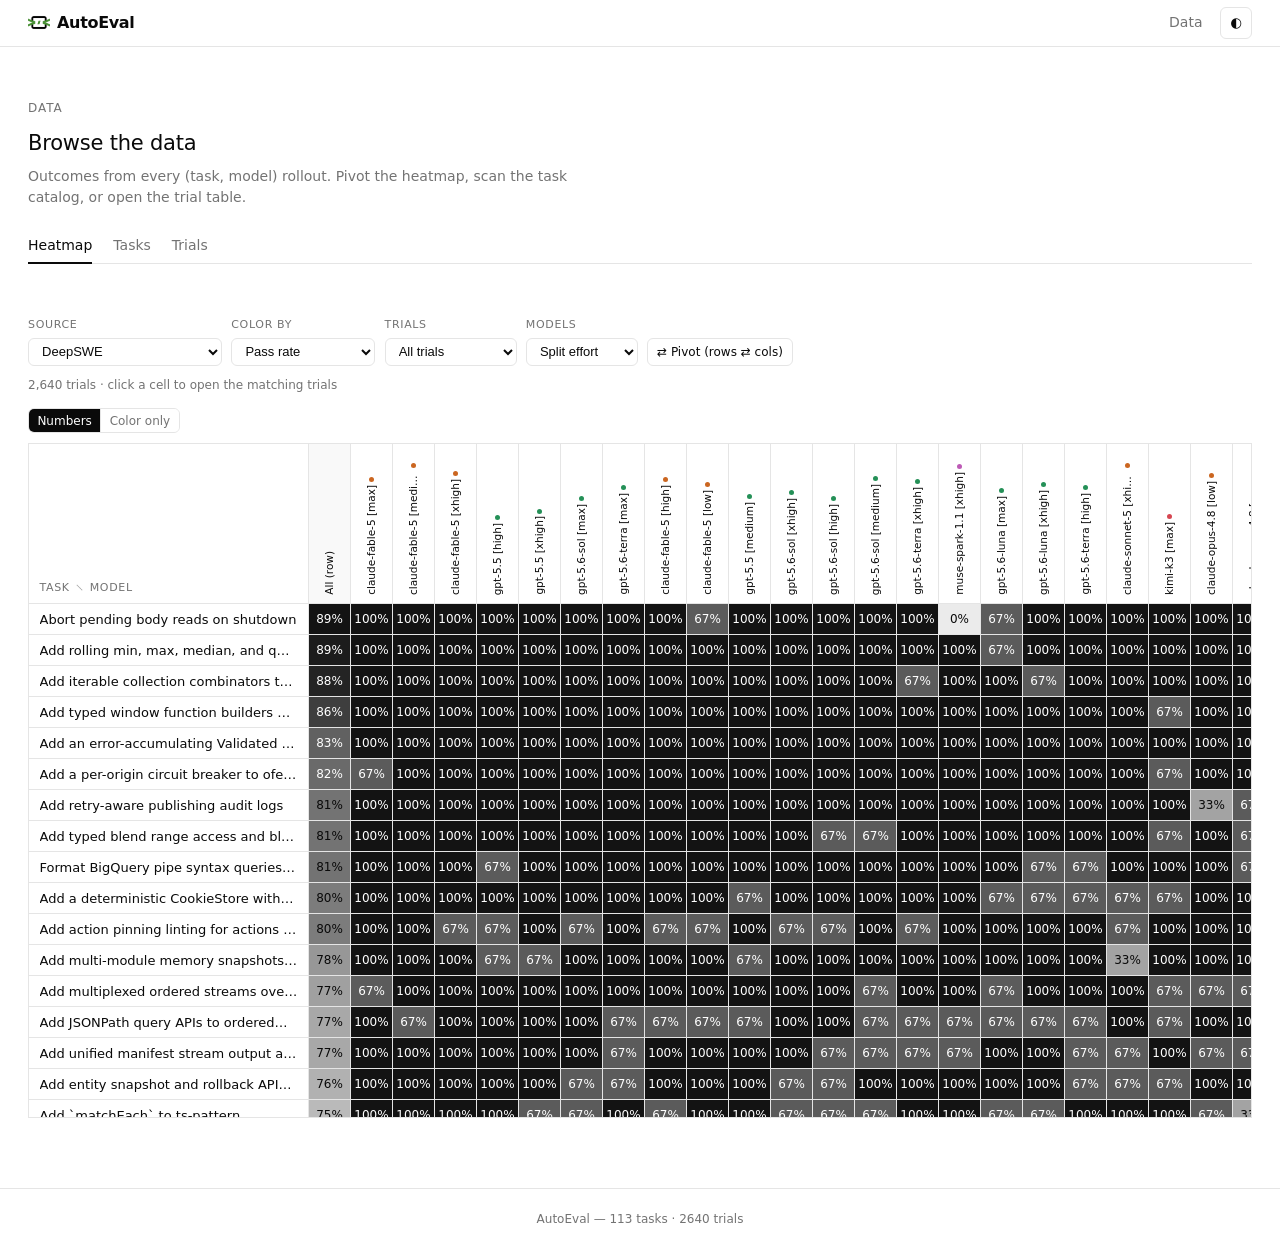
<file: deepswe/index.html>
<!DOCTYPE html>
<html lang="en">
<head>
  <meta charset="UTF-8">
  <meta name="viewport" content="width=device-width, initial-scale=1.0">
  <title>AutoEval · data explorer</title>
  <meta name="description" content="AutoEval — data explorer for (task, model) rollout outcomes.">
  <link rel="stylesheet" href="./styles.css">
</head>
<body>
  <div class="app">
    <header class="header">
      <div class="header-inner">
        <a class="brand" href="#/data">
          <img class="brand-logo" src="./KAT.png" alt="KAT">
          <span id="brand-name">AutoEval</span>
        </a>
        <nav class="header-nav">
          <a href="#/data">Data</a>
          <button class="theme-toggle" id="theme-toggle" title="Toggle theme" aria-label="Toggle theme">◐</button>
        </nav>
      </div>
    </header>

    <main class="page" id="view"><!-- view rendered here by router --></main>

    <footer class="footer">
      <span id="footer-text">my-deepswe — local data explorer</span>
    </footer>
  </div>

  <script type="module" src="./js/app.js"></script>
</body>
</html>
</file>
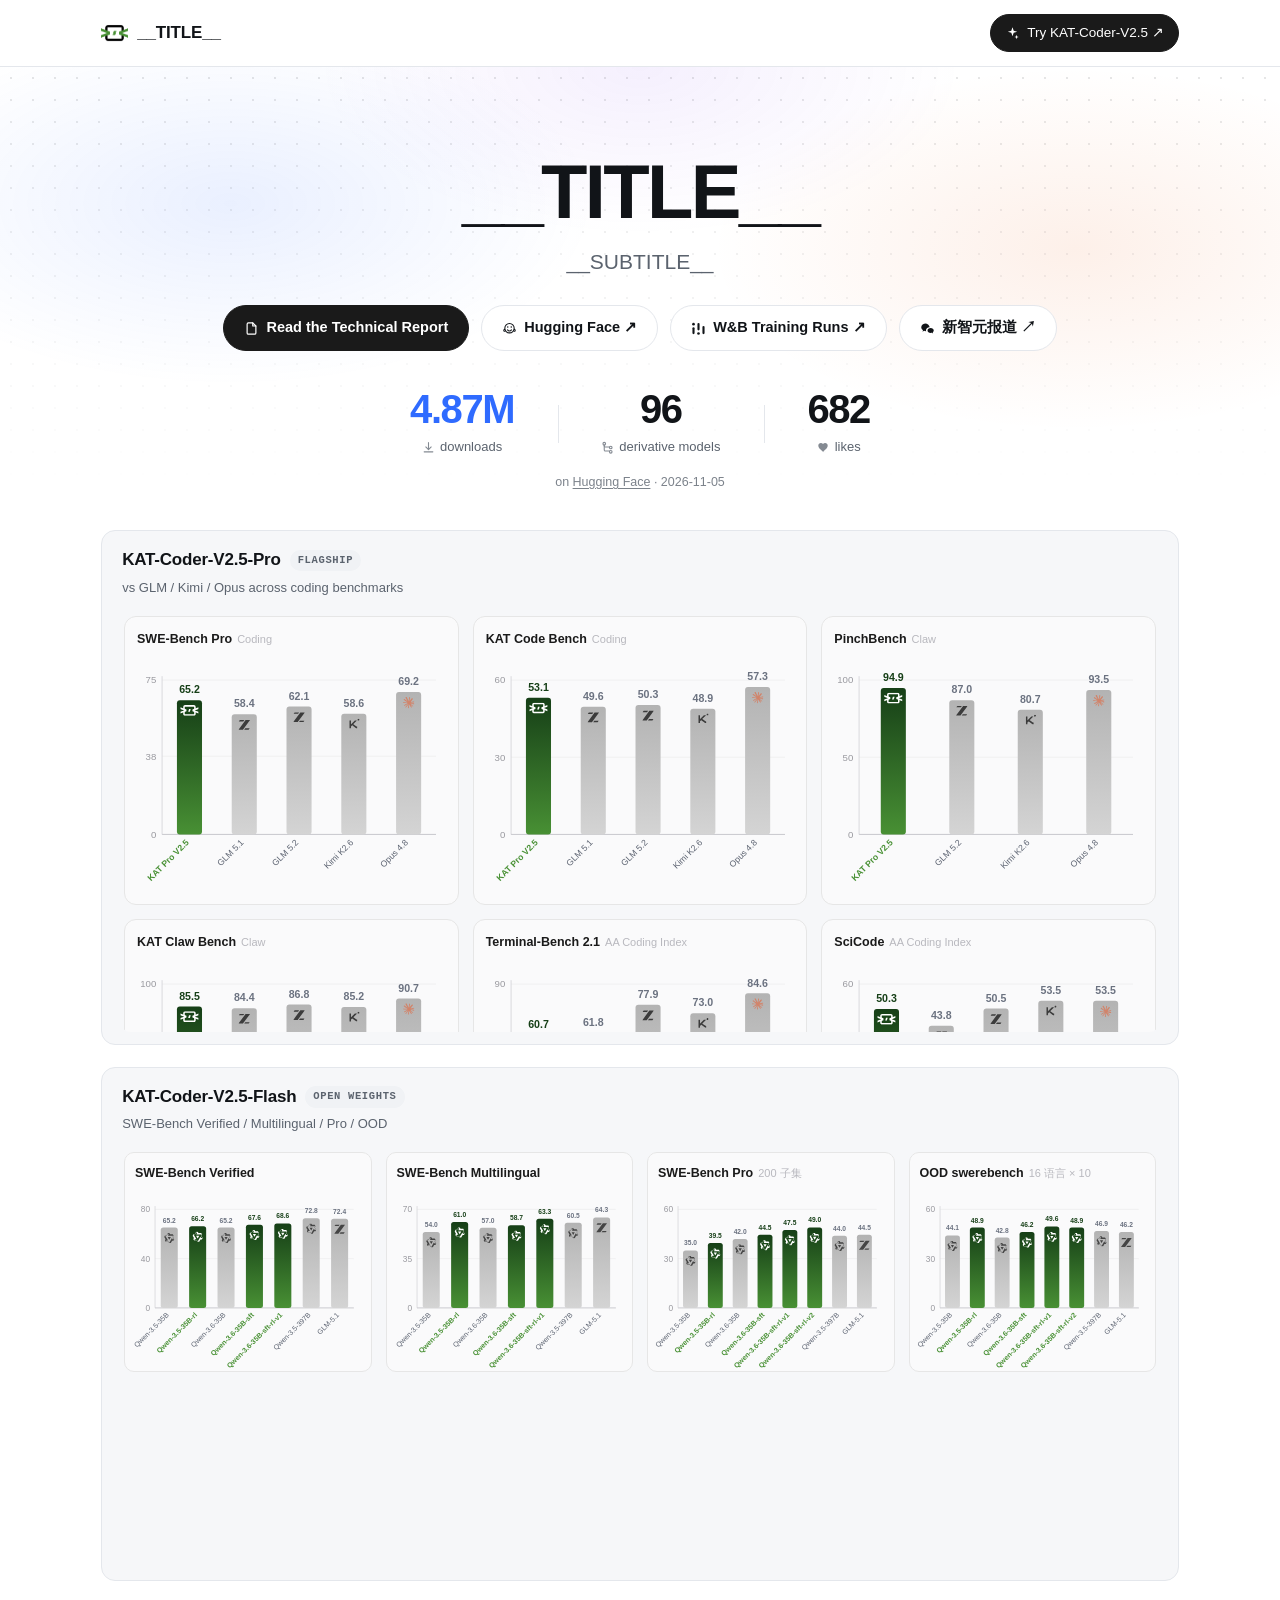
<file: template.html>
<!DOCTYPE html>
<html lang="zh">
<head>
<meta charset="UTF-8">
<meta name="viewport" content="width=device-width, initial-scale=1.0">
<title>__TITLE__</title>
<style>
  :root{
    --bg:#ffffff; --bg-soft:#f6f7f9; --bg-band:#f0f2f5;
    --ink:#111418; --ink-soft:#5b636e; --line:#e4e7ec;
    --accent:#1a1a1a; --brand:#2f6bff; --brand-soft:#eaf0ff;
    --radius:14px; --maxw:1180px; --gutter:clamp(20px, 4vw, 56px);
    --mono:"SF Mono",ui-monospace,"JetBrains Mono",Menlo,Consolas,monospace;
    --sans:-apple-system,BlinkMacSystemFont,"Segoe UI","PingFang SC","Hiragino Sans GB","Microsoft YaHei",sans-serif;
  }
  *{box-sizing:border-box}
  html{scroll-behavior:smooth}
  body{margin:0;background:var(--bg);color:var(--ink);font-family:var(--sans);line-height:1.65;-webkit-font-smoothing:antialiased}

  /* ---------- header ---------- */
  .header{position:sticky;top:0;z-index:50;background:rgba(255,255,255,.85);backdrop-filter:saturate(180%) blur(12px);border-bottom:1px solid var(--line)}
  .header-inner{max-width:var(--maxw);margin:0 auto;display:flex;align-items:center;justify-content:space-between;padding:14px var(--gutter)}
  .logo{font-weight:700;font-size:17px;letter-spacing:-.01em;display:flex;align-items:center;gap:9px}
  .logo .logo-img{height:26px;width:auto;display:block}
  .header-actions{display:flex;gap:10px;align-items:center}
  .btn{display:inline-flex;align-items:center;gap:7px;font-size:13.5px;padding:7px 14px;border-radius:999px;text-decoration:none;border:1px solid var(--line);color:var(--ink);transition:.15s}
  .btn svg{width:15px;height:15px;flex:none}
  .btn:hover{background:var(--bg-soft)}
  .btn-primary{background:var(--accent);color:#fff;border-color:var(--accent)}
  .btn-primary:hover{opacity:.88;background:var(--accent)}

  /* ---------- hero ---------- */
  .hero-band{position:relative}
  .hero-band::before{content:"";position:absolute;inset:0;pointer-events:none;
    background:radial-gradient(520px 260px at 18% 30%,rgba(47,107,255,.10),transparent 70%),
               radial-gradient(460px 240px at 50% 0%,rgba(124,58,237,.08),transparent 70%),
               radial-gradient(520px 260px at 84% 40%,rgba(234,88,12,.09),transparent 70%)}
  .hero-band::after{content:"";position:absolute;inset:0;pointer-events:none;
    background-image:radial-gradient(rgba(17,20,24,.11) 1px,transparent 1.2px);background-size:22px 22px;
    -webkit-mask-image:linear-gradient(#000 0%,transparent 92%);mask-image:linear-gradient(#000 0%,transparent 92%)}
  .hero{position:relative;z-index:1;max-width:var(--maxw);margin:0 auto;padding:72px var(--gutter) 30px;text-align:center}
  .hero .eyebrow{font-size:13px;color:var(--ink-soft);letter-spacing:.04em;text-transform:uppercase;font-weight:600}
  .hero h1{font-size:clamp(42px,7vw,76px);line-height:1.02;margin:14px 0 14px;letter-spacing:-.035em;font-weight:820}
  .hero .sub{font-size:clamp(16px,2.4vw,21px);color:var(--ink-soft);max-width:720px;margin:0 auto 26px}
  .hero-links{display:flex;gap:12px;justify-content:center;flex-wrap:wrap}
  .hero-links .btn{font-size:14.5px;font-weight:600;padding:10px 20px;background:#fff}
  .hero-links .btn:hover{transform:translateY(-1px)}
  .hero-links .btn-primary{background:var(--accent)}
  .hero-links a{font-size:14.5px}
  /* Hugging Face reach — refresh the numbers from the model page when they drift */
  .hero-stats{display:flex;justify-content:center;flex-wrap:wrap;margin:38px 0 0}
  .hero-stats .stat{position:relative;padding:0 clamp(20px,3.4vw,44px);text-decoration:none;color:inherit}
  .hero-stats .stat + .stat::before{content:"";position:absolute;left:0;top:50%;transform:translateY(-50%);
    width:1px;height:38px;background:var(--line)}
  .hero-stats b{display:block;font-size:clamp(30px,3.6vw,40px);font-weight:820;line-height:1;
    letter-spacing:-.035em;color:var(--ink);font-variant-numeric:tabular-nums}
  .hero-stats .stat:first-child b{color:var(--brand)}
  .hero-stats .lbl{display:flex;align-items:center;justify-content:center;gap:5px;
    margin-top:7px;font-size:13px;font-weight:500;color:var(--ink-soft)}
  .hero-stats .lbl svg{width:13px;height:13px;flex:none;opacity:.75}
  .hero-stats .stat:hover b{opacity:.78}
  .hero-stats .stat:hover .lbl{color:var(--ink)}
  .hero-asof{margin:14px 0 0;font-size:12.5px;color:var(--ink-soft);opacity:.8}
  .hero-asof a{color:inherit;text-decoration:underline;text-underline-offset:2px}

  /* ---------- result showcase ---------- */
  .showcase{max-width:var(--maxw);margin:8px auto 10px;padding:0 var(--gutter)}
  .showcase-grid{display:grid;grid-template-columns:1fr;gap:22px}
  .result-card{background:var(--bg-soft);border:1px solid var(--line);border-radius:var(--radius);padding:18px 20px 12px;overflow:hidden}
  .result-head{display:flex;align-items:center;gap:9px;flex-wrap:wrap}
  .result-card h3{margin:0;font-size:17px;font-weight:700;letter-spacing:-.012em;line-height:1.3}
  .result-tag{font-family:var(--mono);font-size:10.5px;font-weight:600;letter-spacing:.06em;
    text-transform:uppercase;color:var(--ink-soft);background:var(--bg-band);border-radius:999px;padding:2px 8px}
  .result-card p{margin:5px 0 14px;font-size:13px;color:var(--ink-soft)}
  .result-card img{width:100%;height:auto;border-radius:8px;display:block}
  /* height is fitted to the chart at runtime; this is the pre-load fallback */
  .result-card iframe{width:100%;height:420px;border:none;border-radius:8px;display:block}

  /* ---------- tabs ---------- */
  .tabs-wrap{position:sticky;top:57px;z-index:40;background:rgba(255,255,255,.9);backdrop-filter:blur(10px);border-bottom:1px solid var(--line);margin-top:36px}
  .tabs{max-width:var(--maxw);margin:0 auto;display:flex;gap:4px;padding:0 var(--gutter);overflow-x:auto}
  .tab{appearance:none;border:0;background:none;font-family:inherit;font-size:14.5px;font-weight:600;color:var(--ink-soft);padding:15px 16px;cursor:pointer;border-bottom:2px solid transparent;white-space:nowrap;transition:.15s}
  .tab:hover{color:var(--ink)}
  .tab.active{color:var(--ink);border-bottom-color:var(--brand)}

  /* ---------- doc content ---------- */
  .doc-wrap{max-width:var(--maxw);margin:0 auto;padding:40px var(--gutter) 96px}
  /* Shell runs wide (charts, tabs); prose keeps a readable measure. */
  .doc{display:none;animation:fade .25s ease}
  .doc.active{display:block}
  @keyframes fade{from{opacity:0;transform:translateY(6px)}to{opacity:1;transform:none}}

  .breadcrumb{margin:0 0 8px}
  .breadcrumb a{font-size:13.5px;color:var(--ink-soft);text-decoration:none;font-weight:600}
  .breadcrumb a:hover{color:var(--brand)}

  .doc h1{font-size:32px;font-weight:800;letter-spacing:-.02em;margin:0 0 8px;padding-bottom:14px;border-bottom:1px solid var(--line)}
  .doc h2{font-size:23px;font-weight:750;margin:44px 0 14px;letter-spacing:-.01em}
  .doc h3{font-size:18px;font-weight:700;margin:28px 0 10px}
  .doc h4{font-size:15.5px;font-weight:700;margin:20px 0 8px;color:var(--ink-soft)}
  .doc p{margin:12px 0}
  .doc a{color:var(--brand);text-decoration:none}
  .doc a:hover{text-decoration:underline}
  .doc ul,.doc ol{padding-left:24px;margin:12px 0}
  .doc li{margin:6px 0}
  .doc img{max-width:100%;height:auto;border-radius:10px;border:1px solid var(--line);margin:8px 0}
  /* Inline logos inside tables: keep them text-sized (respect the tag's height attr), no border/margin */
  .doc td img,.doc th img{height:1.1em;width:auto;max-width:none;border:0;border-radius:0;margin:0 4px 0 0;vertical-align:-0.15em;display:inline-block}
  .doc div[align="center"]{text-align:center;margin:24px 0}
  .doc code{font-family:var(--mono);font-size:.88em;background:var(--bg-band);padding:2px 6px;border-radius:5px}
  .doc pre{background:var(--bg-soft);border:1px solid var(--line);border-radius:10px;padding:16px;overflow-x:auto}
  .doc pre code{background:none;padding:0;font-size:13px;line-height:1.6}
  .doc blockquote{margin:16px 0;padding:8px 18px;border-left:3px solid var(--brand);background:var(--brand-soft);border-radius:0 8px 8px 0;color:var(--ink-soft)}
  .doc blockquote p{margin:4px 0}
  /* ── table — Kimi K3 Full Benchmark Table style ── */
  /* 撑满容器：原先是 width:fit-content + margin:32px auto，表格按内容收缩
     再居中，两侧留出大片空白（本站 71 张表格含长文本列，都受影响）。 */
  .doc table{border-collapse:collapse;width:100%;max-width:100%;margin:32px 0;font-size:13.5px;display:block;overflow-x:auto;background:#fff;border-radius:12px;box-shadow:0 0 0 1px var(--line),0 2px 12px rgba(0,0,0,.05);scrollbar-width:thin;scrollbar-color:var(--line) transparent}
  .doc table::-webkit-scrollbar{height:4px}
  .doc table::-webkit-scrollbar-track{background:transparent}
  .doc table::-webkit-scrollbar-thumb{background:var(--line);border-radius:2px}
  .doc th{background:#f7f8fa;font-size:11px;font-weight:600;color:var(--ink-soft);letter-spacing:.05em;text-transform:uppercase;padding:11px 16px;text-align:left;white-space:nowrap;border-bottom:1px solid var(--line)}
  .doc td{padding:10px 16px;text-align:left;border-bottom:1px solid var(--line);vertical-align:top;line-height:1.55;background:#fff}
  .doc tr:last-child td{border-bottom:none}
  /* sticky first column */
  .doc th:nth-child(1),.doc td:nth-child(1){position:sticky;left:0;z-index:2;border-right:1px solid var(--line);white-space:nowrap}
  .doc th:nth-child(1){background:#f7f8fa}
  .doc td:nth-child(1){background:#fff;font-weight:500}
  /* hover row */
  .doc tbody tr:hover td{background:#f9fafb}
  .doc tbody tr:hover td:nth-child(1){background:#f3f4f6}
  /* compact columns */
  .doc td:nth-child(2),.doc td:nth-child(3),.doc td:nth-child(4),.doc td:nth-child(5){white-space:nowrap}
  /* description column — always the last one, whatever the column count */
  .doc td:last-child{max-width:420px;white-space:normal}
  .doc table a{color:var(--brand);text-decoration:none}
  .doc table a:hover{text-decoration:underline}
  .doc hr{border:0;border-top:1px solid var(--line);margin:36px 0}

  /* ---------- contents card ---------- */
  /* The "## Contents" heading and the list after it are lifted into this card at runtime. */
  .doc .toc{position:relative;margin:0 0 40px;padding:18px 22px 16px;background:var(--bg-soft);
    border:1px solid var(--line);border-radius:12px}
  .doc .toc > h2{margin:0 0 10px;padding:0;border:0;font-size:12px;font-weight:800;
    letter-spacing:.08em;text-transform:uppercase;color:var(--ink-soft);cursor:default}
  .doc .toc ul{margin:0;padding-left:18px}
  .doc .toc ul ul{margin:2px 0}
  .doc .toc li{margin:3px 0;font-size:14.5px}
  .doc .toc a{color:var(--ink);text-decoration:none}
  .doc .toc a:hover{color:var(--brand);text-decoration:underline}
  .doc .fold-all{position:absolute;top:15px;right:16px;font-family:inherit;font-size:11.5px;
    color:var(--ink-soft);background:#fff;border:1px solid var(--line);border-radius:999px;
    padding:3px 11px;cursor:pointer;transition:.15s}
  .doc .fold-all:hover{color:var(--ink);border-color:#c5cad3}

  /* ---------- foldable sections ---------- */
  .doc h2.foldable{cursor:pointer;padding-left:26px;position:relative;transition:color .15s}
  .doc h2.foldable:hover{color:var(--brand)}
  .doc h2.foldable::before{content:"";position:absolute;left:5px;top:calc(50% - 5px);
    border-left:6px solid currentColor;border-top:5px solid transparent;border-bottom:5px solid transparent;
    opacity:.4;transform:rotate(90deg);transform-origin:30% 50%;transition:transform .18s,opacity .15s}
  .doc h2.foldable:hover::before{opacity:.9}
  .doc h2.folded::before{transform:rotate(0deg)}
  .doc .fold-body.folded{display:none}
  .doc .fold-body.opening{animation:fade .22s ease}

  .footer{border-top:1px solid var(--line);padding:28px var(--gutter);text-align:center;color:var(--ink-soft);font-size:13px}

  /* KaTeX display blocks: give them breathing room and horizontal scroll on overflow */
  .doc .katex-display{margin:20px 0;overflow-x:auto;overflow-y:hidden;padding:2px 0}
  .doc .katex{font-size:1.05em}
</style>
<style>
/*__KATEX_CSS__*/
</style>
</head>
<body>

<header class="header">
  <div class="header-inner">
    <div class="logo"><img src="assets/figures/kat-logo.png" alt="KAT" class="logo-img">__TITLE__</div>
    <div class="header-actions">
      <a class="btn btn-primary" href="https://streamlake.com/product/kat-coder" target="_blank" rel="noopener"><svg viewBox="0 0 24 24" fill="currentColor"><path d="M12 2l1.9 5.6L19.5 9l-5.6 1.9L12 16.5l-1.9-5.6L4.5 9l5.6-1.4z"/><path d="M18.5 14l.9 2.6 2.6.9-2.6.9-.9 2.6-.9-2.6-2.6-.9 2.6-.9z"/></svg>Try KAT-Coder-V2.5 ↗</a>
    </div>
  </div>
</header>

<main>
  <div class="hero-band">
  <section class="hero">
    <h1>__TITLE__</h1>
    <p class="sub">__SUBTITLE__</p>
    <div class="hero-links">
      <a class="btn btn-primary" href="__ARXIV__" target="_blank" rel="noopener"><svg viewBox="0 0 24 24" fill="none" stroke="currentColor" stroke-width="1.9" stroke-linecap="round" stroke-linejoin="round"><path d="M14 3H7a2 2 0 0 0-2 2v14a2 2 0 0 0 2 2h10a2 2 0 0 0 2-2V8z"/><path d="M14 3v5h5"/></svg>Read the Technical Report</a>
      <a class="btn" href="https://huggingface.co/Kwaipilot/KAT-Coder-V2.5-Dev" target="_blank" rel="noopener"><svg viewBox="0 0 24 24" fill="none" stroke="currentColor" stroke-width="1.7" stroke-linecap="round"><circle cx="12" cy="11.5" r="7.5"/><path d="M9.2 9.6h.01M14.8 9.6h.01" stroke-width="2.4"/><path d="M8.9 14.2c.8 1.2 1.9 1.8 3.1 1.8s2.3-.6 3.1-1.8"/><path d="M4.3 13.4c-1 .2-1.6 1-1.4 1.9.2.8 1 1.3 1.9 1.2"/><path d="M19.7 13.4c1 .2 1.6 1 1.4 1.9-.2.8-1 1.3-1.9 1.2"/></svg>Hugging Face ↗</a>
      <a class="btn" href="https://forge.coreweave.com/wandb/544546495-ustc/agentic-rl?nw=nwuser544546495" target="_blank" rel="noopener"><svg viewBox="0 0 24 24" fill="currentColor"><circle cx="4" cy="5" r="2.1"/><rect x="2.3" y="10" width="3.4" height="11" rx="1.7"/><rect x="10.3" y="3" width="3.4" height="12" rx="1.7"/><circle cx="12" cy="20" r="2.1"/><rect x="18.3" y="8" width="3.4" height="13" rx="1.7"/></svg>W&amp;B Training Runs ↗</a>
      <a class="btn" href="https://mp.weixin.qq.com/s/79XLhfEe7rdGhqR1M2Xqkg" target="_blank" rel="noopener"><svg width="16" height="16" viewBox="0 0 24 24" fill="currentColor" style="flex:none"><path d="M9.5 4C5.36 4 2 6.69 2 10c0 1.89 1.08 3.57 2.78 4.73L4 17l2.5-1.25C7.27 16.23 8.36 16.5 9.5 16.5c.17 0 .34 0 .5-.01A5.5 5.5 0 0 1 9.5 15c0-2.79 2.52-5 5.5-5 .17 0 .34 0 .5.01C14.97 7.63 12.47 4 9.5 4zM22 15c0-2.21-2.19-4-5-4s-5 1.79-5 4 2.19 4 5 4c.63 0 1.23-.1 1.79-.26L21 20l-.63-1.9C21.22 17.42 22 16.27 22 15z"/></svg>新智元报道 ↗</a>
    </div>
    <div class="hero-stats">
      <a class="stat" href="https://huggingface.co/Kwaipilot/KAT-Coder-V2.5-Dev" target="_blank" rel="noopener"><b>4.87M</b><span class="lbl"><svg viewBox="0 0 24 24" fill="none" stroke="currentColor" stroke-width="2" stroke-linecap="round" stroke-linejoin="round"><path d="M12 3v12"/><path d="M7 11l5 5 5-5"/><path d="M4 20h16"/></svg>downloads</span></a>
      <a class="stat" href="https://huggingface.co/Kwaipilot/KAT-Coder-V2.5-Dev" target="_blank" rel="noopener"><b>96</b><span class="lbl"><svg viewBox="0 0 24 24" fill="none" stroke="currentColor" stroke-width="2" stroke-linecap="round" stroke-linejoin="round"><circle cx="6" cy="5" r="2.4"/><circle cx="18" cy="12" r="2.4"/><circle cx="18" cy="20" r="2.4"/><path d="M6 7.4v9.1a2 2 0 0 0 2 2h7.6"/><path d="M6 7.4v1.6a2 2 0 0 0 2 2h7.6"/></svg>derivative models</span></a>
      <a class="stat" href="https://huggingface.co/Kwaipilot/KAT-Coder-V2.5-Dev" target="_blank" rel="noopener"><b>682</b><span class="lbl"><svg viewBox="0 0 24 24" fill="currentColor"><path d="M12 20.7l-1.5-1.36C5.4 14.76 2.4 12.04 2.4 8.7 2.4 6.02 4.52 3.9 7.2 3.9c1.5 0 2.96.7 3.9 1.82A5.2 5.2 0 0 1 15 3.9c2.68 0 4.8 2.12 4.8 4.8 0 3.34-3 6.06-8.1 10.65z"/></svg>likes</span></a>
    </div>
    <p class="hero-asof">on <a href="https://huggingface.co/Kwaipilot/KAT-Coder-V2.5-Dev" target="_blank" rel="noopener">Hugging Face</a> · 2026-11-05</p>
  </section>
  </div>

  <section class="showcase">
    <div class="showcase-grid">
      <div class="result-card">
        <div class="result-head"><h3>KAT-Coder-V2.5-Pro</h3><span class="result-tag">Flagship</span></div>
        <p>vs GLM / Kimi / Opus across coding benchmarks</p>
        <iframe src="assets/figures/pro-bench.html" title="KAT-Coder-V2.5-Pro benchmark" loading="lazy"></iframe>
      </div>
      <div class="result-card">
        <div class="result-head"><h3>KAT-Coder-V2.5-Flash</h3><span class="result-tag">Open weights</span></div>
        <p>SWE-Bench Verified / Multilingual / Pro / OOD</p>
        <iframe src="assets/figures/flash-bench.html" title="KAT-Coder-V2.5-Flash benchmark" loading="lazy"></iframe>
      </div>
    </div>
  </section>

  <div class="tabs-wrap">
    <div class="tabs" id="tabs"></div>
  </div>

  <div class="doc-wrap" id="docs"></div>
</main>

<script>/*__MARKED__*/</script>
<script>/*__KATEX_JS__*/</script>
<script>
  // ---- constants -----------------------------------------------------------
  // Combined height of the two sticky bars (header + tabs-wrap) in pixels.
  // scrollTo subtracts this so the newly-activated section isn't hidden behind them.
  const STICKY_HEADER_HEIGHT = 60;
  // Max parent hops when walking up to the nearest tab ancestor.
  // Guards against cycles if the doc graph is somehow malformed.
  const MAX_ANCESTOR_DEPTH = 50;

  // ---- data ----------------------------------------------------------------
  const DOCS   = __DOCS__;
  const tabsEl = document.getElementById('tabs');
  const docsEl = document.getElementById('docs');

  /** Map doc id → doc object for O(1) lookup. */
  const byId = {};
  DOCS.forEach(doc => { byId[doc.id] = doc; });

  const firstId = DOCS[0].id;

  marked.setOptions({ gfm: true, breaks: false });

  // ---- heading id (TOC anchor support) -------------------------------------
  // Inject GitHub-style slug ids so TOC links like #1-system-architecture work.
  marked.use({
    renderer: {
      // marked changed this hook's signature across majors: older builds pass
      // (text, level), newer ones a token object. setup-assets.sh pulls the
      // latest marked, so accept both rather than pin to one.
      heading(arg, level) {
        const text  = typeof arg === 'string' ? arg : (arg.text ?? '');
        const depth = typeof arg === 'string' ? level : arg.depth;
        // Strip any HTML tags (e.g. <strong>) to get plain text for slug
        const plain = String(text).replace(/<[^>]+>/g, '').trim();
        const slug = plain
          .toLowerCase()
          .replace(/[^\w一-鿿\s\-]/g, '') // keep alphanum, CJK, space, hyphen
          .trim()
          .replace(/\s+/g, '-');
        return `<h${depth} id="${slug}">${text}</h${depth}>\n`;
      }
    }
  });

  // ---- math-safe markdown render -------------------------------------------
  // marked would mangle LaTeX ($a_t$ → emphasis, \frac → lost backslash), so
  // we stash code spans/blocks first (never treat $ inside code as math), pull
  // math out to indexed sentinels, run marked, then restore raw $…$/$$…$$ for KaTeX.
  //
  // Sentinels wrap the index in Private-Use-Area chars (U+E000…U+E001) that
  // never occur in real prose or markdown. An earlier scheme used space-padded
  // " C<n> " / " M<n> " tokens, which collided with ordinary text such as
  // "美团 M17 fully async" — the restore step then looked up a nonexistent math
  // entry and threw, aborting the render loop and hiding every later tab.
  const _S0 = '', _S1 = '';
  const _CODE_RE = new RegExp(_S0 + 'C(\\d+)' + _S1, 'g');
  const _MATH_RE = new RegExp(_S0 + 'M(\\d+)' + _S1, 'g');
  function renderDoc(md) {
    const codeStash = [];
    const codeTok = m => { codeStash.push(m); return _S0 + 'C' + (codeStash.length - 1) + _S1; };
    md = md.replace(/```[\s\S]*?```/g, codeTok);
    md = md.replace(/`[^`\n]*`/g,      codeTok);

    const mathStash = [];
    md = md.replace(/\$\$([\s\S]+?)\$\$/g, (_, x) => { mathStash.push({ display: true,  tex: x }); return _S0 + 'M' + (mathStash.length - 1) + _S1; });
    md = md.replace(/\$([^\$\n]+?)\$/g,    (_, x) => { mathStash.push({ display: false, tex: x }); return _S0 + 'M' + (mathStash.length - 1) + _S1; });

    md = md.replace(_CODE_RE, (_, i) => codeStash[+i]);   // restore code before marked
    let html = marked.parse(md);
    html = html.replace(_MATH_RE, (_, i) => {
      const entry = mathStash[+i];
      // HTML-escape < > & so the browser doesn't parse LaTeX as HTML tags when
      // assigned to innerHTML. KaTeX's renderMathInElement reads textContent and
      // will decode these back to the correct LaTeX characters automatically.
      const tex = entry.tex.replace(/&/g, '&amp;').replace(/</g, '&lt;').replace(/>/g, '&gt;');
      return entry.display ? ('$$' + tex + '$$') : ('$' + tex + '$');
    });
    return html;
  }

  function typesetMath(el) {
    if (window.renderMathInElement) renderMathInElement(el, {
      delimiters: [
        { left: '$$', right: '$$', display: true  },
        { left: '$',  right: '$',  display: false },
      ],
      throwOnError: false,
      ignoredTags: ['script', 'noscript', 'style', 'textarea', 'pre', 'code'],
    });
  }

  // ---- contents card + foldable sections -----------------------------------
  // Each doc opens with a "## Contents" heading plus a link list; that pair is lifted
  // into a card. Every other h2 owns the nodes after it until the next h1/h2, wrapped
  // in .fold-body so the heading can collapse its own section.

  function setFold(heading, folded) {
    const body = heading.nextElementSibling;
    if (!body || !body.classList.contains('fold-body')) return;
    heading.classList.toggle('folded', folded);
    body.classList.toggle('folded', folded);
    heading.setAttribute('aria-expanded', String(!folded));
    if (!folded) { body.classList.remove('opening'); void body.offsetWidth; body.classList.add('opening'); }
  }

  function enhanceDoc(body) {
    // Contents card
    let toc = null;
    const contentsHeading = Array.from(body.querySelectorAll('h2'))
      .find(h => /^contents$/i.test(h.textContent.trim()));
    if (contentsHeading && contentsHeading.nextElementSibling &&
        contentsHeading.nextElementSibling.tagName === 'UL') {
      const list = contentsHeading.nextElementSibling;
      toc = document.createElement('nav');
      toc.className = 'toc';
      contentsHeading.parentNode.insertBefore(toc, contentsHeading);
      toc.appendChild(contentsHeading);
      toc.appendChild(list);
    }

    // Foldable sections
    const foldable = [];
    body.querySelectorAll('h2').forEach(heading => {
      if (heading.closest('nav, table, details')) return;      // the Contents heading lives in a nav
      const wrap = document.createElement('div');
      wrap.className = 'fold-body';
      let node = heading.nextSibling;
      while (node && !(node.nodeType === 1 && /^H[12]$/.test(node.tagName))) {
        const next = node.nextSibling;
        wrap.appendChild(node);
        node = next;
      }
      if (!wrap.childNodes.length) return;
      heading.parentNode.insertBefore(wrap, heading.nextSibling);
      heading.classList.add('foldable');
      heading.tabIndex = 0;
      heading.setAttribute('aria-expanded', 'true');
      heading.title = '点击收起 / 展开本节';
      heading.addEventListener('click', e => {
        if (e.target.closest('a[href]')) return;
        if (String(window.getSelection())) return;             // selecting the title text is not a click
        setFold(heading, !heading.classList.contains('folded'));
      });
      heading.addEventListener('keydown', e => {
        if (e.key === 'Enter' || e.key === ' ') {
          e.preventDefault();
          setFold(heading, !heading.classList.contains('folded'));
        }
      });
      foldable.push(heading);
    });

    // Collapse / expand everything, from the Contents card
    if (toc && foldable.length) {
      const btn = document.createElement('button');
      btn.type = 'button';
      btn.className = 'fold-all';
      btn.textContent = '全部收起';
      btn.onclick = () => {
        const anyOpen = foldable.some(h => !h.classList.contains('folded'));
        foldable.forEach(h => setFold(h, anyOpen));
        btn.textContent = anyOpen ? '全部展开' : '全部收起';
      };
      toc.appendChild(btn);
    }
  }

  // A link into a collapsed section opens it first, so the anchor is never a dead jump.
  function revealTarget(id) {
    const target = id && document.getElementById(id);
    if (!target) return;
    if (target.classList.contains('foldable') && target.classList.contains('folded')) setFold(target, false);
    let folded = target.closest('.fold-body.folded');
    while (folded) {
      setFold(folded.previousElementSibling, false);
      folded = folded.parentElement && folded.parentElement.closest('.fold-body.folded');
    }
  }
  document.addEventListener('click', e => {
    const a = e.target.closest && e.target.closest('a[href^="#"]');
    if (!a) return;
    const href = a.getAttribute('href');
    if (href.startsWith('#doc:')) return;                      // handled by the doc-switch interceptor
    revealTarget(decodeURIComponent(href.slice(1)));
  }, true);

  // ---- doc-graph traversal -------------------------------------------------

  /** Walk parent links upward to find the nearest tab ancestor of `id`. */
  function tabAncestor(id) {
    let doc = byId[id], depth = 0;
    while (doc && !doc.tab && doc.parent && depth++ < MAX_ANCESTOR_DEPTH) {
      doc = byId[doc.parent];
    }
    return doc ? doc.id : id;
  }

  // ---- DOM construction ----------------------------------------------------

  DOCS.forEach(docData => {
    // Tab button (only for top-level tab docs)
    if (docData.tab) {
      const btn       = document.createElement('button');
      btn.className   = 'tab' + (docData.id === firstId ? ' active' : '');
      btn.textContent = docData.label;
      btn.dataset.target = docData.id;
      btn.onclick     = () => activate(docData.id);
      tabsEl.appendChild(btn);
    }

    // Article element that holds the rendered markdown
    const article     = document.createElement('article');
    article.className = 'doc' + (docData.id === firstId ? ' active' : '');
    article.id        = 'doc-' + docData.id;

    // Breadcrumb link for sub-docs
    if (docData.parent && byId[docData.parent]) {
      const breadcrumb     = document.createElement('div');
      breadcrumb.className = 'breadcrumb';
      breadcrumb.innerHTML = '<a href="#">← 返回 ' + byId[docData.parent].label + '</a>';
      breadcrumb.querySelector('a').onclick = (e) => { e.preventDefault(); activate(docData.parent); };
      article.appendChild(breadcrumb);
    }

    // Rendered markdown body
    const body     = document.createElement('div');
    body.innerHTML = renderDoc(docData.md);

    // External links open in a new tab; local .md links were rewritten by
    // build.py to #doc:<id> and are handled by the click interceptor below.
    body.querySelectorAll('a[href]').forEach(a => {
      const href = a.getAttribute('href') || '';
      if (/^(https?:|mailto:)/.test(href)) { a.target = '_blank'; a.rel = 'noopener'; }
    });

    enhanceDoc(body);
    typesetMath(body);
    article.appendChild(body);
    docsEl.appendChild(article);
  });

  // ---- navigation ----------------------------------------------------------

  function activate(id) {
    const doc = byId[id];
    if (!doc) return;

    const tabId = tabAncestor(id);
    document.querySelectorAll('.tab').forEach(
      tab => tab.classList.toggle('active', tab.dataset.target === tabId)
    );
    document.querySelectorAll('.doc').forEach(
      docEl => docEl.classList.toggle('active', docEl.id === 'doc-' + id)
    );

    if (location.hash.slice(1) !== id) history.replaceState(null, '', '#' + id);
    window.scrollTo({
      top: document.querySelector('.tabs-wrap').offsetTop - STICKY_HEADER_HEIGHT,
      behavior: 'smooth',
    });
  }

  // Intercept in-page doc links (build.py rewrites local .md links to #doc:<id>).
  docsEl.addEventListener('click', (e) => {
    const a = e.target.closest('a');
    if (!a) return;
    const href  = a.getAttribute('href') || '';
    const match = href.match(/^#doc:(.+)$/);
    if (match && byId[match[1]]) { e.preventDefault(); activate(match[1]); }
    // External links (target=_blank) and plain #anchors fall through to default.
  });

  // ---- benchmark charts ----------------------------------------------------
  // The charts reflow by width (4 panels per row on a wide screen, fewer when narrow),
  // so their height is not fixed. Measure the rendered card and size the frame to it.
  function fitChart(frame) {
    let card;
    try {
      card = frame.contentDocument && frame.contentDocument.querySelector('.card');
    } catch (err) {
      return;   // different origin: keep the CSS fallback height
    }
    if (!card) return;
    const apply = () => {
      frame.style.height = Math.ceil(card.getBoundingClientRect().height) + 8 + 'px';
    };
    apply();
    new ResizeObserver(apply).observe(card);
  }
  document.querySelectorAll('.result-card iframe').forEach(frame => {
    frame.addEventListener('load', () => fitChart(frame));
    if (frame.contentDocument && frame.contentDocument.readyState === 'complete') fitChart(frame);
  });

  // Deep-link support: accepts both #<id> and #doc:<id> in the URL hash.
  const initial = location.hash.slice(1).replace(/^doc:/, '');
  if (initial && byId[initial]) activate(initial);
</script>
</body>
</html>
</file>
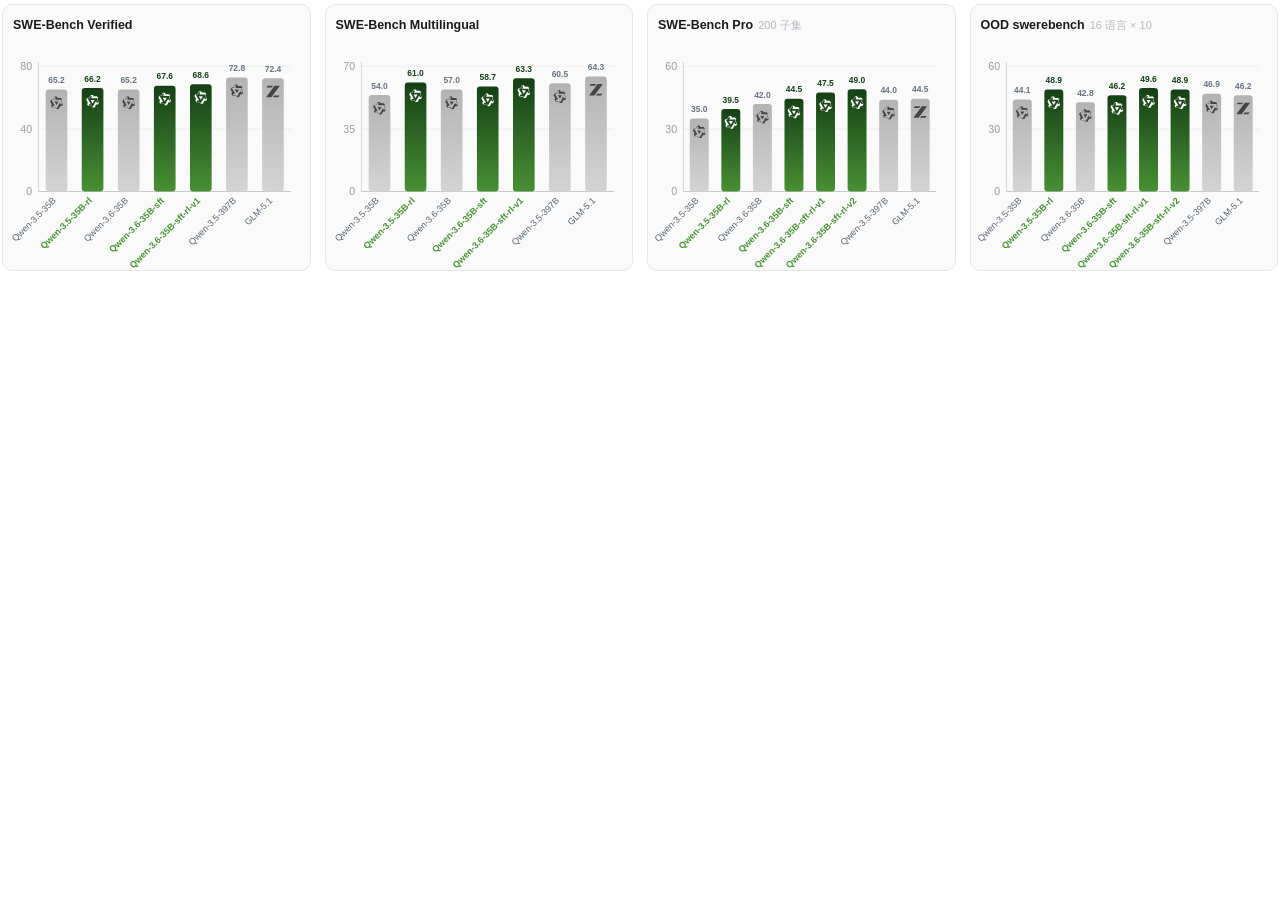
<file: assets/figures/flash-bench.html>
<!DOCTYPE html>
<html lang="zh">
<head>
<meta charset="UTF-8">
<meta name="viewport" content="width=device-width, initial-scale=1.0">
<title>Qwen-35B — SWE-Bench 横评</title>
<style>
:root{
    --font:-apple-system,BlinkMacSystemFont,"Segoe UI","Helvetica Neue",Arial,"PingFang SC","Microsoft YaHei",sans-serif;
    --mono:ui-monospace,SFMono-Regular,Menlo,Consolas,monospace;
    --ink:#1a1a1a;--muted:#9a9aa0;--muted2:#b8b8be;--border:#e6e6e6;
    --accent:#489034;--accent-deep:#163f17;
}
*{box-sizing:border-box;}
body{margin:0;background:transparent;font-family:var(--font);color:var(--ink);
    -webkit-font-smoothing:antialiased;padding:4px 2px;display:flex;justify-content:center;}
.card{background:transparent;border:none;border-radius:0;padding:0;
    width:100%;max-width:1340px;box-shadow:none;}
.title{font-size:19px;font-weight:650;letter-spacing:-.01em;margin:0;line-height:1.3;max-width:760px;}
.subtitle{font-size:13.5px;color:var(--muted);margin:7px 0 0;line-height:1.5;max-width:760px;}
/* 4 panels: one even row, then 2+2, then stacked */
.grid{display:grid;grid-template-columns:repeat(4,1fr);gap:14px;margin-top:0;}
@media (max-width:780px){.grid{grid-template-columns:repeat(2,1fr);}}
@media (max-width:620px){.grid{grid-template-columns:1fr;}}
.panel{background:#fafafb;border:1px solid var(--border);
    border-radius:10px;padding:10px 10px 4px;}
.panel-name{font-size:12.5px;font-weight:600;color:var(--ink);line-height:1.3;}
.panel-dom{font-size:11px;font-weight:500;color:var(--muted2);margin-left:5px;}
.note{font-size:13px;color:var(--muted);margin:20px 0 0;line-height:1.5;max-width:760px;}
svg text{font-family:var(--font);}
.blogo{fill:#1a1a1a;opacity:.72;}
.bar-hl .blogo{opacity:1;}
.bar-hl .blogo,.bar-hl .blogo path{fill:#fff;}
.barrect{transition:y .5s cubic-bezier(.22,.61,.36,1),height .5s cubic-bezier(.22,.61,.36,1);}
.grp{cursor:default;}
.grp:hover .barrect{filter:brightness(1.05);}
@media (prefers-reduced-motion:reduce){.barrect{transition:none;}}
#tip{position:fixed;z-index:50;pointer-events:none;background:#111;color:#fff;border-radius:8px;
    padding:8px 11px;font-size:12.5px;line-height:1.5;box-shadow:0 6px 20px rgba(0,0,0,.25);
    opacity:0;transition:opacity .12s;white-space:nowrap;}
#tip .t-cat{font-weight:600;margin-bottom:2px;} #tip b{color:#fff;} #tip .t-dim{color:#cfcfd4;}
</style>
</head>
<body>
<div class="card">
<h2 class="title" id="title"></h2>
<p class="subtitle" id="subtitle"></p>
<div class="grid" id="grid"></div>
<p class="note" id="note"></p>
</div>
<div id="tip"></div>

<script>
const TITLE    = "";
const SUBTITLE = "";
const NOTE     = "";

const PANELS = [
{
    name: "SWE-Bench Verified", max: 80, ticks: [0, 40, 80],
    bars: [
    {label:"Qwen-3.5-35B",           logo:"qwen",  value:65.2},
    {label:"Qwen-3.5-35B-rl",        logo:"qwen",  value:66.2, hi:true},
    {label:"Qwen-3.6-35B",           logo:"qwen",  value:65.2},
    {label:"Qwen-3.6-35B-sft",       logo:"qwen",  value:67.6, hi:true},
    {label:"Qwen-3.6-35B-sft-rl-v1", logo:"qwen",  value:68.6, hi:true},
    {label:"Qwen-3.5-397B",          logo:"qwen",  value:72.8},
    {label:"GLM-5.1",                logo:"zhipu", value:72.4},
    ],
},
{
    name: "SWE-Bench Multilingual", max: 70, ticks: [0, 35, 70],
    bars: [
    {label:"Qwen-3.5-35B",           logo:"qwen",  value:54.0},
    {label:"Qwen-3.5-35B-rl",        logo:"qwen",  value:61.0, hi:true},
    {label:"Qwen-3.6-35B",           logo:"qwen",  value:57.0},
    {label:"Qwen-3.6-35B-sft",       logo:"qwen",  value:58.7, hi:true},
    {label:"Qwen-3.6-35B-sft-rl-v1", logo:"qwen",  value:63.3, hi:true},
    {label:"Qwen-3.5-397B",          logo:"qwen",  value:60.5},
    {label:"GLM-5.1",                logo:"zhipu", value:64.3},
    ],
},
{
    name: "SWE-Bench Pro", dom: "200 子集", max: 60, ticks: [0, 30, 60],
    bars: [
    {label:"Qwen-3.5-35B",           logo:"qwen",  value:35.0},
    {label:"Qwen-3.5-35B-rl",        logo:"qwen",  value:39.5, hi:true},
    {label:"Qwen-3.6-35B",           logo:"qwen",  value:42.0},
    {label:"Qwen-3.6-35B-sft",       logo:"qwen",  value:44.5, hi:true},
    {label:"Qwen-3.6-35B-sft-rl-v1", logo:"qwen",  value:47.5, hi:true},
    {label:"Qwen-3.6-35B-sft-rl-v2", logo:"qwen",  value:49.0, hi:true},
    {label:"Qwen-3.5-397B",          logo:"qwen",  value:44.0},
    {label:"GLM-5.1",                logo:"zhipu", value:44.5},
    ],
},
{
    name: "OOD swerebench", dom: "16 语言 × 10", max: 60, ticks: [0, 30, 60],
    bars: [
    {label:"Qwen-3.5-35B",           logo:"qwen",  value:44.1},
    {label:"Qwen-3.5-35B-rl",        logo:"qwen",  value:48.9, hi:true},
    {label:"Qwen-3.6-35B",           logo:"qwen",  value:42.8},
    {label:"Qwen-3.6-35B-sft",       logo:"qwen",  value:46.2, hi:true},
    {label:"Qwen-3.6-35B-sft-rl-v1", logo:"qwen",  value:49.6, hi:true},
    {label:"Qwen-3.6-35B-sft-rl-v2", logo:"qwen",  value:48.9, hi:true},
    {label:"Qwen-3.5-397B",          logo:"qwen",  value:46.9},
    {label:"GLM-5.1",                logo:"zhipu", value:46.2},
    ],
},
];

const LOGOS = {
qwen:{vb:"0 0 24 24",inner:'<path d="M12.604 1.34c.393.69.784 1.382 1.174 2.075a.18.18 0 00.157.091h5.552c.174 0 .322.11.446.327l1.454 2.57c.19.337.24.478.024.837-.26.43-.513.864-.76 1.3l-.367.658c-.106.196-.223.28-.04.512l2.652 4.637c.172.301.111.494-.043.77-.437.785-.882 1.564-1.335 2.34-.159.272-.352.375-.68.37-.777-.016-1.552-.01-2.327.016a.099.099 0 00-.081.05 575.097 575.097 0 01-2.705 4.74c-.169.293-.38.363-.725.364-.997.003-2.002.004-3.017.002a.537.537 0 01-.465-.271l-1.335-2.323a.09.09 0 00-.083-.049H4.982c-.285.03-.553-.001-.805-.092l-1.603-2.77a.543.543 0 01-.002-.54l1.207-2.12a.198.198 0 000-.197 550.951 550.951 0 01-1.875-3.272l-.79-1.395c-.16-.31-.173-.496.095-.965.465-.813.927-1.625 1.387-2.436.132-.234.304-.334.584-.335a338.3 338.3 0 012.589-.001.124.124 0 00.107-.063l2.806-4.895a.488.488 0 01.422-.246c.524-.001 1.053 0 1.583-.006L11.704 1c.341-.003.724.032.9.34zm-3.432.403a.06.06 0 00-.052.03L6.254 6.788a.157.157 0 01-.135.078H3.253c-.056 0-.07.025-.041.074l5.81 10.156c.025.042.013.062-.034.063l-2.795.015a.218.218 0 00-.2.116l-1.32 2.31c-.044.078-.021.118.068.118l5.716.008c.046 0 .08.02.104.061l1.403 2.454c.046.081.092.082.139 0l5.006-8.76.783-1.382a.055.055 0 01.096 0l1.424 2.53a.122.122 0 00.107.062l2.763-.02a.04.04 0 00.035-.02.041.041 0 000-.04l-2.9-5.086a.108.108 0 010-.113l.293-.507 1.12-1.977c.024-.041.012-.062-.035-.062H9.2c-.059 0-.073-.026-.043-.077l1.434-2.505a.107.107 0 000-.114L9.225 1.774a.06.06 0 00-.053-.031zm6.29 8.02c.046 0 .058.02.034.06l-.832 1.465-2.613 4.585a.056.056 0 01-.05.029.058.058 0 01-.05-.029L8.498 9.841c-.02-.034-.01-.052.028-.054l.216-.012 6.722-.012z"></path>'},
zhipu:{vb:"0 0 24 24",inner:'<path d="M12.105 2L9.927 4.953H.653L2.83 2h9.276zM23.254 19.048L21.078 22h-9.242l2.174-2.952h9.244zM24 2L9.264 22H0L14.736 2H24z"></path>'},
};

const tip=document.getElementById("tip");
function showTip(html,e){tip.innerHTML=html;tip.style.opacity=1;moveTip(e);}
function moveTip(e){const pad=14;let x=e.clientX+pad,y=e.clientY+pad;const r=tip.getBoundingClientRect();
if(x+r.width>innerWidth)x=e.clientX-r.width-pad;if(y+r.height>innerHeight)y=e.clientY-r.height-pad;
tip.style.left=x+"px";tip.style.top=y+"px";}
function hideTip(){tip.style.opacity=0;}
const NS="http://www.w3.org/2000/svg";
const el=(n,a)=>{const x=document.createElementNS(NS,n);for(const k in a)x.setAttribute(k,a[k]);return x;};
const fmtShow=v=>v.toFixed(1);

let UID=0;
function renderPanel(p){
const W=270,H=210,padL=24,padR=8,padT=22,padB=70;   // W:H sets the panel aspect
const baseY=H-padB, topY=padT, plotH=baseY-topY;
const max=p.max ?? Math.max(...p.bars.map(b=>b.value))*1.12;
const ticks=p.ticks ?? [0,+(max/2).toFixed(0),+max.toFixed(0)];
const y=v=>baseY-(v/max)*plotH;
const n=p.bars.length, innerW=W-padL-padR, slot=innerW/n;
const barW=Math.min(22,slot*0.6);
const uid=++UID;

const wrap=document.createElement("div");wrap.className="panel";
const head=document.createElement("div");
head.innerHTML=`<span class="panel-name">${p.name}</span>`+(p.dom?`<span class="panel-dom">${p.dom}</span>`:"");
wrap.appendChild(head);

const svg=el("svg",{viewBox:`0 0 ${W} ${H}`,width:"100%",style:"display:block;margin-top:10px;overflow:visible",
    role:"img","aria-label":p.name});
const defs=el("defs",{});
const gh=el("linearGradient",{id:`hl${uid}`,x1:0,y1:1,x2:0,y2:0});
gh.appendChild(el("stop",{offset:"0%","stop-color":"var(--accent)"}));
gh.appendChild(el("stop",{offset:"100%","stop-color":"var(--accent-deep)"}));
const gg=el("linearGradient",{id:`gr${uid}`,x1:0,y1:1,x2:0,y2:0});
gg.appendChild(el("stop",{offset:"0%","stop-color":"#d4d4d4"}));
gg.appendChild(el("stop",{offset:"100%","stop-color":"#b3b3b3"}));
defs.appendChild(gh);defs.appendChild(gg);svg.appendChild(defs);

ticks.forEach(t=>{
    const gy=y(t);
    svg.appendChild(el("line",{x1:padL,x2:W-padR,y1:gy,y2:gy,stroke:"#e6e6e6","stroke-width":1,opacity:t===0?.9:.55}));
    const lab=el("text",{x:padL-6,y:gy+3.5,"text-anchor":"end","font-size":10,fill:"#9a9aa0"});
    lab.textContent=t;svg.appendChild(lab);
});
svg.appendChild(el("line",{x1:padL,x2:padL,y1:topY-4,y2:baseY,stroke:"#d8d8dc","stroke-width":1}));
svg.appendChild(el("line",{x1:padL,x2:W-padR,y1:baseY,y2:baseY,stroke:"#c8c8ce","stroke-width":1}));

p.bars.forEach((b,i)=>{
    const cx=padL+slot*(i+0.5);
    const ty=y(b.value), h=baseY-ty;
    const g=el("g",{class:"grp"+(b.hi?" bar-hl":"")});

    const rect=el("rect",{class:"barrect",x:cx-barW/2,y:baseY,width:barW,height:0,rx:3,
    fill:`url(#${b.hi?"hl":"gr"}${uid})`,opacity:b.missing?.4:1});
    g.appendChild(rect);
    if(!b.missing) requestAnimationFrame(()=>requestAnimationFrame(()=>{rect.setAttribute("y",ty);rect.setAttribute("height",Math.max(0,h));}));

    const sc=el("text",{x:cx,y:(b.missing?baseY-6:ty-6),"text-anchor":"middle","font-size":8,"font-family":"var(--mono)",
    "font-weight":b.hi?700:600,fill:b.hi?"var(--accent-deep)":"#6b7280"});
    sc.textContent=b.missing?"—":fmtShow(b.value);g.appendChild(sc);

    if(!b.missing){
    const L=LOGOS[b.logo], ly=ty+6;
    if(L){
        const lw=L.w??13, lh=L.h??13;
        const lg=el("svg",{class:"blogo",x:cx-lw/2,y:ly,width:lw,height:lh,viewBox:L.vb});
        lg.innerHTML=L.inner;g.appendChild(lg);
    }else{
        const fl=el("text",{x:cx,y:ly+12,"text-anchor":"middle","font-size":11,"font-weight":700,
        fill:b.hi?"#fff":"#6b7280"});
        fl.textContent=(b.label||"?").trim()[0];g.appendChild(fl);
    }
    }

    const lx=cx, lyb=baseY+9;
    const t=el("text",{x:lx,y:lyb,"text-anchor":"end","font-size":8.5,
    "font-weight":b.hi?700:500,fill:b.hi?"var(--accent)":"#5b6270",
    transform:`rotate(-45 ${lx} ${lyb})`});
    t.textContent=b.label;g.appendChild(t);

    const hit=el("rect",{x:cx-slot/2,y:topY-6,width:slot,height:plotH+10,fill:"transparent"});
    const tipHtml=`<div class="t-cat">${b.label} · ${p.name}</div><b>${b.missing?"—":fmtShow(b.value)}</b>`+
    (b.meta?` <span class="t-dim">· ${b.meta}</span>`:"");
    hit.addEventListener("mousemove",e=>showTip(tipHtml,e));
    hit.addEventListener("mouseleave",hideTip);g.appendChild(hit);

    svg.appendChild(g);
});

wrap.appendChild(svg);
return wrap;
}

const titleEl=document.getElementById("title");
if(TITLE)titleEl.textContent=TITLE;else titleEl.style.display="none";
const sub=document.getElementById("subtitle");if(SUBTITLE)sub.textContent=SUBTITLE;else sub.style.display="none";
const note=document.getElementById("note");if(NOTE)note.textContent=NOTE;else note.style.display="none";
const host=document.getElementById("grid");
PANELS.forEach(p=>host.appendChild(renderPanel(p)));
addEventListener("scroll",hideTip,true);

</script>
</body>
</html>
</file>
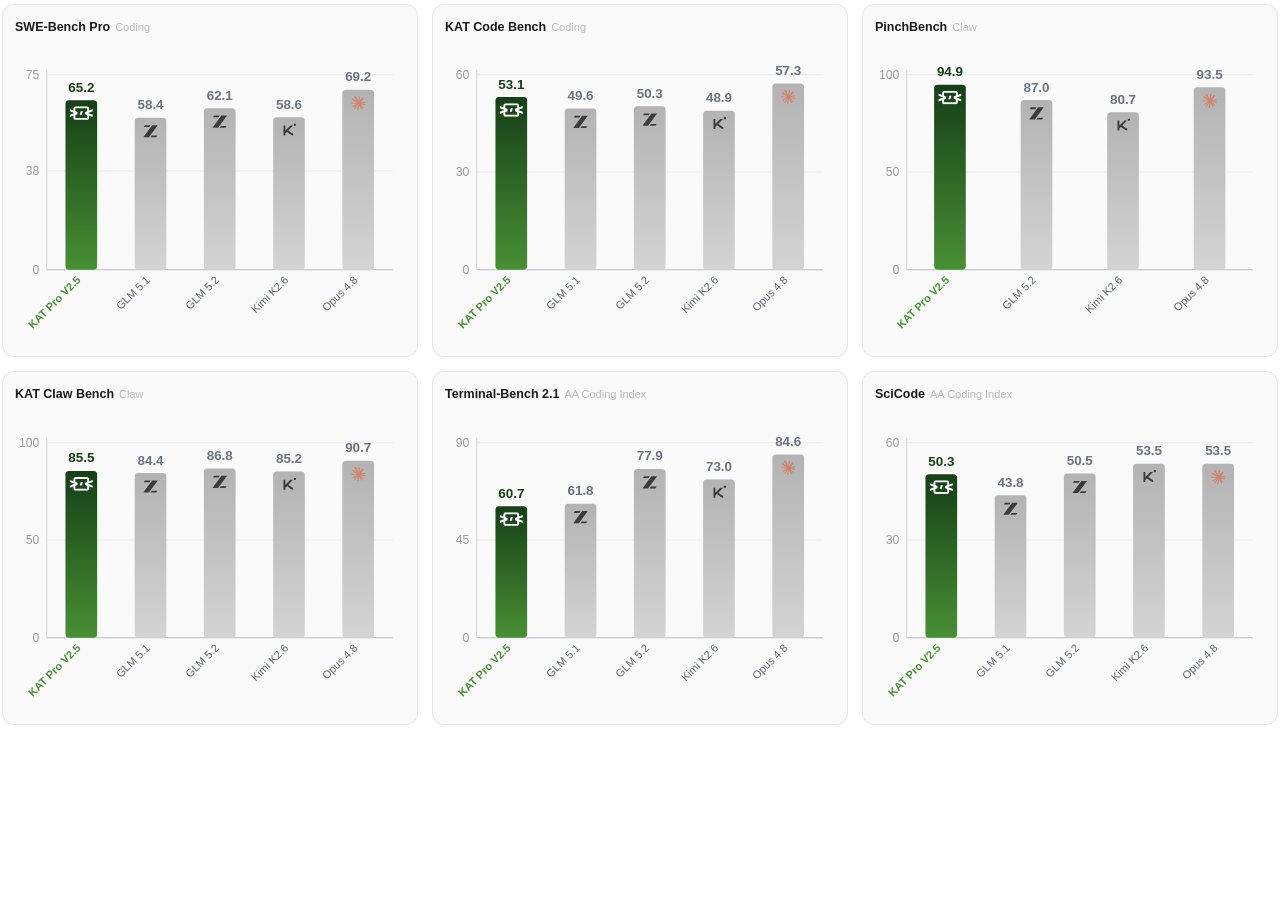
<file: assets/figures/pro-bench.html>
<!DOCTYPE html>
<html lang="zh">
<head>
<meta charset="UTF-8">
<meta name="viewport" content="width=device-width, initial-scale=1.0">
<title>KAT Coder Pro V2.5 — grouped bars</title>
<style>
  :root{
    --font:-apple-system,BlinkMacSystemFont,"Segoe UI","Helvetica Neue",Arial,"PingFang SC","Microsoft YaHei",sans-serif;
    --mono:ui-monospace,SFMono-Regular,Menlo,Consolas,monospace;
    --ink:#1a1a1a;--muted:#9a9aa0;--muted2:#b8b8be;--border:#e6e6e6;
    --accent:#489034;--accent-deep:#163f17;  /* KAT Coder V2.5: Vitality Green → Ink Core Green */
  }
  *{box-sizing:border-box;}
  body{margin:0;background:transparent;font-family:var(--font);color:var(--ink);
    -webkit-font-smoothing:antialiased;padding:4px 2px;display:flex;justify-content:center;}
  .card{background:transparent;border:none;border-radius:0;padding:0;
    width:100%;max-width:1340px;box-shadow:none;}
  .title{font-size:19px;font-weight:650;letter-spacing:-.01em;margin:0;line-height:1.3;max-width:760px;}
  .subtitle{font-size:13.5px;color:var(--muted);margin:7px 0 0;line-height:1.5;max-width:760px;}
  /* 6 panels: keep the rows balanced (3+3, then 2+2+2, then stacked) */
  .grid{display:grid;grid-template-columns:repeat(3,1fr);gap:14px;margin-top:0;}
  @media (max-width:860px){.grid{grid-template-columns:repeat(2,1fr);}}
  @media (max-width:620px){.grid{grid-template-columns:1fr;}}
  .panel{min-width:0;background:#fafafb;border:1px solid var(--border);
    border-radius:12px;padding:12px 12px 6px;}
  .panel-name{font-size:12.5px;font-weight:600;color:var(--ink);line-height:1.3;}
  .panel-dom{font-size:11px;font-weight:500;color:var(--muted2);margin-left:5px;}
  .note{font-size:13px;color:var(--muted);margin:20px 0 0;line-height:1.5;max-width:760px;}
  svg text{font-family:var(--font);}
  .blogo{fill:#1a1a1a;opacity:.78;}                /* default for monochrome logos; slightly muted on grey bars */
  .bar-hl .blogo{opacity:1;}
  .bar-hl .blogo,.bar-hl .blogo path{fill:#fff;}   /* repaint logo white on the highlighted (green) bar */
  .barrect{transition:y .5s cubic-bezier(.22,.61,.36,1),height .5s cubic-bezier(.22,.61,.36,1);}
  .grp{cursor:default;}
  .grp:hover .barrect{filter:brightness(1.05);}
  @media (prefers-reduced-motion:reduce){.barrect{transition:none;}}
  #tip{position:fixed;z-index:50;pointer-events:none;background:#111;color:#fff;border-radius:8px;
    padding:8px 11px;font-size:12.5px;line-height:1.5;box-shadow:0 6px 20px rgba(0,0,0,.25);
    opacity:0;transition:opacity .12s;white-space:nowrap;}
  #tip .t-cat{font-weight:600;margin-bottom:2px;} #tip b{color:#fff;} #tip .t-dim{color:#cfcfd4;}
</style>
</head>
<body>
<div class="card">
  <h2 class="title" id="title"></h2>
  <p class="subtitle" id="subtitle"></p>
  <div class="grid" id="grid"></div>
  <p class="note" id="note"></p>
</div>
<div id="tip"></div>

<script>
/* ╔══════════════════════════════════════════════════════════════╗
   ║  DATA — edit this block only.                                ║
   ╚══════════════════════════════════════════════════════════════╝
   6 benchmark panels in a 2×3 grid, one card on a white shell. Within a panel,
   one bar per model — `hi:true` renders in the green spotlight (KAT Coder Pro
   V2.5, our model); the rest are muted grey. Each bar wears its vendor logo
   (`logo` → key in LOGOS below). `dom` is a small muted domain suffix after the
   benchmark name. `meta` is the score-source label shown in the tooltip.
   `missing:true` renders a faded bar with an em-dash.

   Data: final comparison table across 6 编码类基准 (Coding / Claw / AA Coding
   Index). In the source table 粗体 = 该行最高分, 下划线 = 次高分. PinchBench 的
   Kimi K2.6 带 `*` 表示口径存疑/非直接可比，见 `meta`。GLM 5.1 在 PinchBench、
   无数据故 `missing:true`。 */
const TITLE    = "";
const SUBTITLE = "";
const NOTE     = "";

const PANELS = [
  {
    name: "SWE-Bench Pro", dom: "Coding", max: 75, ticks: [0, 38, 75],
    bars: [
      {label:"KAT Pro V2.5", logo:"kat",      value:65.2, meta:"次高", hi:true},
      {label:"GLM 5.1",      logo:"zhipu",     value:58.4},
      {label:"GLM 5.2",      logo:"zhipu",     value:62.1},
      {label:"Kimi K2.6",    logo:"kimi",      value:58.6},
      {label:"Opus 4.8",     logo:"anthropic", value:69.2, meta:"最高"},
    ],
  },
  {
    name: "KAT Code Bench", dom: "Coding", max: 60, ticks: [0, 30, 60],
    bars: [
      {label:"KAT Pro V2.5", logo:"kat",      value:53.1, meta:"次高", hi:true},
      {label:"GLM 5.1",      logo:"zhipu",     value:49.6},
      {label:"GLM 5.2",      logo:"zhipu",     value:50.3},
      {label:"Kimi K2.6",    logo:"kimi",      value:48.9},
      {label:"Opus 4.8",     logo:"anthropic", value:57.3, meta:"最高"},
    ],
  },
  {
    name: "PinchBench", dom: "Claw", max: 100, ticks: [0, 50, 100],
    bars: [
      {label:"KAT Pro V2.5", logo:"kat",      value:94.9, meta:"最高 · Avg", hi:true},
      {label:"GLM 5.2",      logo:"zhipu",     value:87.0},
      {label:"Kimi K2.6",    logo:"kimi",      value:80.7,  meta:"* 口径存疑"},
      {label:"Opus 4.8",     logo:"anthropic", value:93.5, meta:"次高"},
    ],
  },
  {
    name: "KAT Claw Bench", dom: "Claw", max: 100, ticks: [0, 50, 100],
    bars: [
      {label:"KAT Pro V2.5", logo:"kat",      value:85.5, hi:true},
      {label:"GLM 5.1",      logo:"zhipu",     value:84.4},
      {label:"GLM 5.2",      logo:"zhipu",     value:86.8, meta:"次高"},
      {label:"Kimi K2.6",    logo:"kimi",      value:85.2},
      {label:"Opus 4.8",     logo:"anthropic", value:90.7, meta:"最高"},
    ],
  },
  {
    name: "Terminal-Bench 2.1", dom: "AA Coding Index", max: 90, ticks: [0, 45, 90],
    bars: [
      {label:"KAT Pro V2.5", logo:"kat",      value:60.7, hi:true},
      {label:"GLM 5.1",      logo:"zhipu",     value:61.8},
      {label:"GLM 5.2",      logo:"zhipu",     value:77.9,  meta:"次高"},
      {label:"Kimi K2.6",    logo:"kimi",      value:73.0},
      {label:"Opus 4.8",     logo:"anthropic", value:84.6,  meta:"最高"},
    ],
  },
  {
    name: "SciCode", dom: "AA Coding Index", max: 60, ticks: [0, 30, 60],
    bars: [
      {label:"KAT Pro V2.5", logo:"kat",      value:50.3, hi:true},
      {label:"GLM 5.1",      logo:"zhipu",     value:43.8},
      {label:"GLM 5.2",      logo:"zhipu",     value:50.5,  meta:"次高"},
      {label:"Kimi K2.6",    logo:"kimi",      value:53.5,  meta:"最高(并列)"},
      {label:"Opus 4.8",     logo:"anthropic", value:53.5,  meta:"最高(并列)"},
    ],
  },
];
/* ────────────────────────── end DATA ────────────────────────── */


/* ── logo registry (reusable reference data) ──────────────────────────────
   Each entry: viewBox + inner SVG markup. Monochrome logos (no fill attr)
   inherit `.blogo` fill and flip white on the highlighted bar. `kat` and
   `kimi` are from lobe-icons; `zhipu` / `anthropic` carried over. */
const LOGOS = {
  // KAT Coder V2.5 mark (from "KAT new logo.ai"). Wide 1.7:1, so it carries its own
  // badge size w/h. Black frame + green chevrons/slash on grey bars; CSS repaints the
  // whole mark white on the highlighted green bar.
  kat:{vb:"0 0 127.73 74.83",w:19,h:11.2,inner:'<path fill="#000" d="M31.008 32.516V12.992c0-1.219.988-2.207 2.207-2.207h61.031c1.219 0 2.203.988 2.203 2.207v19.524h10.789V12.992C107.238 5.828 101.41 0 94.246 0H33.215C26.051 0 20.223 5.828 20.223 12.992v19.524z"></path><path fill="#000" d="M96.449 42.145v19.523c0 1.219-.984 2.207-2.203 2.207H33.215c-1.219 0-2.207-.988-2.207-2.207V42.145H20.223v19.523c0 7.164 5.828 12.992 12.992 12.992h61.031c7.164 0 12.992-5.828 12.992-12.992V42.145z"></path><path fill="#489034" d="M42.863 31 .012 15.324v12.223l26.847 9.816L.012 47.184v12.222L42.863 43.742z"></path><path fill="#489034" d="M84.598 31l42.851-15.676v12.223l-26.848 9.816 26.848 9.821v12.222L84.598 43.742z"></path><path fill="#489034" d="M72.496 27.488H60.812l-5.847 19.266h11.683z"></path>'},
  kimi:{vb:"0 0 24 24",inner:'<path d="M21.846 0a1.923 1.923 0 110 3.846H20.15a.226.226 0 01-.227-.226V1.923C19.923.861 20.784 0 21.846 0z"></path><path d="M11.065 11.199l7.257-7.2c.137-.136.06-.41-.116-.41H14.3a.164.164 0 00-.117.051l-7.82 7.756c-.122.12-.302.013-.302-.179V3.82c0-.127-.083-.23-.185-.23H3.186c-.103 0-.186.103-.186.23V19.77c0 .128.083.23.186.23h2.69c.103 0 .186-.102.186-.23v-3.25c0-.069.025-.135.069-.178l2.424-2.406a.158.158 0 01.205-.023l6.484 4.772a7.677 7.677 0 003.453 1.283c.108.012.2-.095.2-.23v-3.06c0-.117-.07-.212-.164-.227a5.028 5.028 0 01-2.027-.807l-5.613-4.064c-.117-.078-.132-.279-.028-.381z"></path>'},
  zhipu:{vb:"0 0 24 24",inner:'<path d="M12.105 2L9.927 4.953H.653L2.83 2h9.276zM23.254 19.048L21.078 22h-9.242l2.174-2.952h9.244zM24 2L9.264 22H0L14.736 2H24z"></path>'},
  anthropic:{vb:"0 0 24 24",inner:'<path d="M4.709 15.955l4.72-2.647.08-.23-.08-.128H9.2l-.79-.048-2.698-.073-2.339-.097-2.266-.122-.571-.121L0 11.784l.055-.352.48-.321.686.06 1.52.103 2.278.158 1.652.097 2.449.255h.389l.055-.157-.134-.098-.103-.097-2.358-1.596-2.552-1.688-1.336-.972-.724-.491-.364-.462-.158-1.008.656-.722.881.06.225.061.893.686 1.908 1.476 2.491 1.833.365.304.145-.103.019-.073-.164-.274-1.355-2.446-1.446-2.49-.644-1.032-.17-.619a2.97 2.97 0 01-.104-.729L6.283.134 6.696 0l.996.134.42.364.62 1.414 1.002 2.229 1.555 3.03.456.898.243.832.091.255h.158V9.01l.128-1.706.237-2.095.23-2.695.08-.76.376-.91.747-.492.584.28.48.685-.067.444-.286 1.851-.559 2.903-.364 1.942h.212l.243-.242.985-1.306 1.652-2.064.73-.82.85-.904.547-.431h1.033l.76 1.129-.34 1.166-1.064 1.347-.881 1.142-1.264 1.7-.79 1.36.073.11.188-.02 2.856-.606 1.543-.28 1.841-.315.833.388.091.395-.328.807-1.969.486-2.309.462-3.439.813-.042.03.049.061 1.549.146.662.036h1.622l3.02.225.79.522.474.638-.079.485-1.215.62-1.64-.389-3.829-.91-1.312-.329h-.182v.11l1.093 1.068 2.006 1.81 2.509 2.33.127.578-.322.455-.34-.049-2.205-1.657-.851-.747-1.926-1.62h-.128v.17l.444.649 2.345 3.521.122 1.08-.17.353-.608.213-.668-.122-1.374-1.925-1.415-2.167-1.143-1.943-.14.08-.674 7.254-.316.37-.729.28-.607-.461-.322-.747.322-1.476.389-1.924.315-1.53.286-1.9.17-.632-.012-.042-.14.018-1.434 1.967-2.18 2.945-1.726 1.845-.414.164-.717-.37.067-.662.401-.589 2.388-3.036 1.44-1.882.93-1.086-.006-.158h-.055L4.132 18.56l-1.13.146-.487-.456.061-.746.231-.243 1.908-1.312-.006.006z" fill="#D97757" fill-rule="nonzero"></path>'},
};

const tip=document.getElementById("tip");
function showTip(html,e){tip.innerHTML=html;tip.style.opacity=1;moveTip(e);}
function moveTip(e){const pad=14;let x=e.clientX+pad,y=e.clientY+pad;const r=tip.getBoundingClientRect();
  if(x+r.width>innerWidth)x=e.clientX-r.width-pad;if(y+r.height>innerHeight)y=e.clientY-r.height-pad;
  tip.style.left=x+"px";tip.style.top=y+"px";}
function hideTip(){tip.style.opacity=0;}
const NS="http://www.w3.org/2000/svg";
const el=(n,a)=>{const x=document.createElementNS(NS,n);for(const k in a)x.setAttribute(k,a[k]);return x;};
const fmtShow=v=>v.toFixed(1);

let UID=0;
function renderPanel(p){
  const W=320,H=252,padL=26,padR=10,padT=26,padB=66;   // W:H sets the panel aspect
  const baseY=H-padB, topY=padT, plotH=baseY-topY;
  const max=p.max ?? Math.max(...p.bars.map(b=>b.value))*1.12;
  const ticks=p.ticks ?? [0,+(max/2).toFixed(0),+max.toFixed(0)];
  const y=v=>baseY-(v/max)*plotH;
  const n=p.bars.length, innerW=W-padL-padR, slot=innerW/n;
  const barW=Math.min(26,slot*0.56);
  const uid=++UID;

  const wrap=document.createElement("div");wrap.className="panel";
  const head=document.createElement("div");
  head.innerHTML=`<span class="panel-name">${p.name}</span>`+(p.dom?`<span class="panel-dom">${p.dom}</span>`:"");
  wrap.appendChild(head);

  const svg=el("svg",{viewBox:`0 0 ${W} ${H}`,width:"100%",style:"display:block;margin-top:8px;overflow:visible",
    role:"img","aria-label":p.name});
  const defs=el("defs",{});
  const gh=el("linearGradient",{id:`hl${uid}`,x1:0,y1:1,x2:0,y2:0});
  gh.appendChild(el("stop",{offset:"0%","stop-color":"var(--accent)"}));
  gh.appendChild(el("stop",{offset:"100%","stop-color":"var(--accent-deep)"}));
  const gg=el("linearGradient",{id:`gr${uid}`,x1:0,y1:1,x2:0,y2:0});
  gg.appendChild(el("stop",{offset:"0%","stop-color":"#d4d4d4"}));
  gg.appendChild(el("stop",{offset:"100%","stop-color":"#b3b3b3"}));
  defs.appendChild(gh);defs.appendChild(gg);svg.appendChild(defs);

  ticks.forEach(t=>{
    const gy=y(t);
    svg.appendChild(el("line",{x1:padL,x2:W-padR,y1:gy,y2:gy,stroke:"#e6e6e6","stroke-width":1,opacity:t===0?.9:.55}));
    const lab=el("text",{x:padL-6,y:gy+3.5,"text-anchor":"end","font-size":10,fill:"#9a9aa0"});
    lab.textContent=t;svg.appendChild(lab);
  });
  svg.appendChild(el("line",{x1:padL,x2:padL,y1:topY-4,y2:baseY,stroke:"#d8d8dc","stroke-width":1}));
  svg.appendChild(el("line",{x1:padL,x2:W-padR,y1:baseY,y2:baseY,stroke:"#c8c8ce","stroke-width":1}));

  p.bars.forEach((b,i)=>{
    const cx=padL+slot*(i+0.5);
    const ty=y(b.value), h=baseY-ty;
    const g=el("g",{class:"grp"+(b.hi?" bar-hl":"")});

    const rect=el("rect",{class:"barrect",x:cx-barW/2,y:baseY,width:barW,height:0,rx:3,
      fill:`url(#${b.hi?"hl":"gr"}${uid})`,opacity:b.missing?.4:1});
    g.appendChild(rect);
    if(!b.missing) requestAnimationFrame(()=>requestAnimationFrame(()=>{rect.setAttribute("y",ty);rect.setAttribute("height",Math.max(0,h));}));

    const sc=el("text",{x:cx,y:(b.missing?baseY-6:ty-7),"text-anchor":"middle","font-size":11,"font-family":"var(--mono)",
      "font-weight":b.hi?700:600,fill:b.hi?"var(--accent-deep)":"#6b7280"});
    sc.textContent=b.missing?"—":fmtShow(b.value);g.appendChild(sc);

    if(!b.missing){
      const L=LOGOS[b.logo], ly=ty+5;
      if(L){
        const lw=L.w??12, lh=L.h??12;
        const lg=el("svg",{class:"blogo",x:cx-lw/2,y:ly,width:lw,height:lh,viewBox:L.vb});
        lg.innerHTML=L.inner;g.appendChild(lg);
      }else{
        const fl=el("text",{x:cx,y:ly+12,"text-anchor":"middle","font-size":11,"font-weight":700,
          fill:b.hi?"#fff":"#6b7280"});
        fl.textContent=(b.label||"?").trim()[0];g.appendChild(fl);
      }
    }

    const lx=cx, lyb=baseY+9;
    const t=el("text",{x:lx,y:lyb,"text-anchor":"end","font-size":9,
      "font-weight":b.hi?700:500,fill:b.hi?"var(--accent)":"#5b6270",
      transform:`rotate(-45 ${lx} ${lyb})`});
    t.textContent=b.label;g.appendChild(t);

    const hit=el("rect",{x:cx-slot/2,y:topY-6,width:slot,height:plotH+10,fill:"transparent"});
    const tipHtml=`<div class="t-cat">${b.label} · ${p.name}</div><b>${b.missing?"—":fmtShow(b.value)}</b>`+
      (b.meta?` <span class="t-dim">· ${b.meta}</span>`:"");
    hit.addEventListener("mousemove",e=>showTip(tipHtml,e));
    hit.addEventListener("mouseleave",hideTip);g.appendChild(hit);

    svg.appendChild(g);
  });

  wrap.appendChild(svg);
  return wrap;
}

document.getElementById("title").textContent=TITLE;
const sub=document.getElementById("subtitle");if(SUBTITLE)sub.textContent=SUBTITLE;else sub.style.display="none";
const note=document.getElementById("note");if(NOTE)note.textContent=NOTE;else note.style.display="none";
const host=document.getElementById("grid");
PANELS.forEach(p=>host.appendChild(renderPanel(p)));
addEventListener("scroll",hideTip,true);
</script>
</body>
</html>
</file>
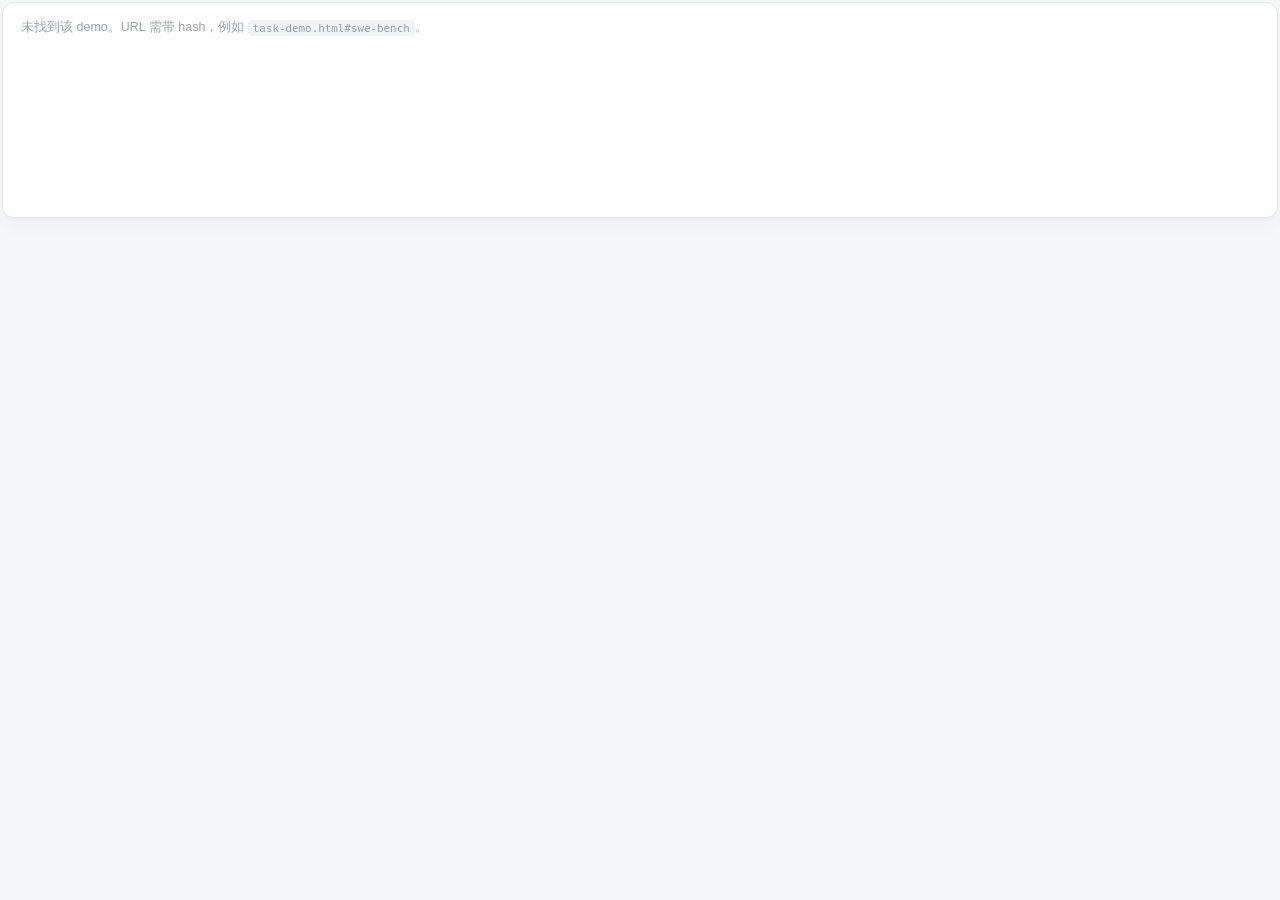
<file: env/demos/task-demo.html>
<!DOCTYPE html>
<html lang="zh">
<head>
<meta charset="UTF-8">
<meta name="viewport" content="width=device-width, initial-scale=1.0">
<title>Benchmark task demo</title>
<style>
  :root{
    --bg:#f6f7f9; --card:#fff; --ink:#111418; --ink-soft:#5b636e; --ink-dim:#9aa1ab;
    --line:#e4e7ec; --band:#f0f2f5; --brand:#2f6bff;
    --pass:#1f9254; --fail:#d0342c; --warn:#b7791f;
    --mono:"SF Mono",ui-monospace,"JetBrains Mono",Menlo,Consolas,monospace;
    --sans:-apple-system,BlinkMacSystemFont,"Segoe UI","PingFang SC","Hiragino Sans GB","Microsoft YaHei",sans-serif;
  }
  *{box-sizing:border-box}
  body{margin:0;background:var(--bg);font-family:var(--sans);color:var(--ink);line-height:1.6;
       -webkit-font-smoothing:antialiased;font-size:13.5px;padding:2px}
  .card{background:var(--card);border:1px solid var(--line);border-radius:12px;overflow:hidden;
        box-shadow:0 1px 2px rgba(0,0,0,.03),0 6px 20px rgba(0,0,0,.04)}

  /* ---- head ---- */
  .head{padding:14px 18px 0}
  .chips{display:flex;align-items:center;gap:8px;flex-wrap:wrap}
  .chip{font-family:var(--mono);font-size:10.5px;letter-spacing:.1em;text-transform:uppercase;
        font-weight:600;color:var(--ink-soft);border:1px solid var(--line);background:#fafbfc;
        border-radius:999px;padding:2px 9px}
  .chip.lang{color:#fff;border-color:transparent}
  .chip.bench{color:var(--brand);border-color:#cfdcff;background:#f2f6ff}
  h1{font-size:16.5px;font-weight:700;letter-spacing:-.01em;margin:9px 0 0;line-height:1.35}
  .meta{display:flex;flex-wrap:wrap;gap:4px 16px;margin:7px 0 0;font-size:11.5px;color:var(--ink-dim)}
  .meta .mono{font-family:var(--mono);color:var(--ink-soft)}

  /* ---- subtabs ---- */
  .subtabs{display:flex;gap:18px;padding:0 18px;margin-top:12px;border-bottom:1px solid var(--line);
           overflow-x:auto;scrollbar-width:none}
  .subtabs::-webkit-scrollbar{display:none}
  .subtab{appearance:none;border:0;background:none;font-family:inherit;cursor:pointer;
          padding:9px 0;font-size:11px;font-weight:600;letter-spacing:.07em;text-transform:uppercase;
          color:var(--ink-dim);border-bottom:2px solid transparent;white-space:nowrap;transition:.15s}
  .subtab:hover{color:var(--ink-soft)}
  .subtab.active{color:var(--ink);border-bottom-color:var(--ink)}
  .subtab .hint{margin-left:6px;font-family:var(--mono);font-size:10.5px;font-weight:500;
                letter-spacing:0;text-transform:none;color:var(--ink-dim)}

  /* ---- panel ---- */
  .panel{height:214px;overflow-y:auto;padding:14px 18px;scrollbar-width:thin;
         scrollbar-color:var(--line) transparent}
  .panel::-webkit-scrollbar{width:6px}
  .panel::-webkit-scrollbar-thumb{background:var(--line);border-radius:3px}
  .panel p{margin:0 0 9px}
  .panel p:last-child{margin-bottom:0}
  .panel ul{margin:0 0 9px;padding-left:19px}
  .panel li{margin:3px 0}
  .panel code{font-family:var(--mono);font-size:.87em;background:var(--band);padding:1.5px 5px;border-radius:4px}
  .panel strong{font-weight:650}
  /* ---- file block ---- */
  .fname{display:flex;align-items:center;gap:8px;font-family:var(--mono);font-size:11px;
         color:var(--ink-soft);margin:0 0 6px}
  .fname .dot{width:5px;height:5px;border-radius:50%;background:var(--ink-dim);flex:none}
  .fname .lines{margin-left:auto;color:var(--ink-dim);font-size:10.5px}
  pre{margin:0 0 12px;background:#fbfcfd;border:1px solid var(--line);border-radius:8px;
      padding:10px 12px;overflow-x:auto;font-family:var(--mono);font-size:11.5px;line-height:1.65;
      white-space:pre;scrollbar-width:thin}
  pre::-webkit-scrollbar{height:5px}
  pre::-webkit-scrollbar-thumb{background:var(--line);border-radius:3px}
  pre:last-child{margin-bottom:0}
  .ln{display:block;padding:0 4px;margin:0 -4px;border-radius:2px}
  .ln.add{background:#e8f6ec;color:#126b36}
  .ln.del{background:#fdeceb;color:#a32620}
  .ln.hunk{color:var(--brand);background:#f2f6ff}
  .ln.cmt{color:var(--ink-dim)}

  /* ---- spec list ---- */
  dl.specs{display:grid;grid-template-columns:max-content 1fr;gap:5px 18px;margin:0 0 12px;font-size:12.5px}
  dl.specs dt{color:var(--ink-dim)}
  dl.specs dd{margin:0}
  dl.specs dd.mono{font-family:var(--mono);font-size:11.5px;word-break:break-all}

  /* ---- verdict footer ---- */
  .foot{display:flex;align-items:center;gap:8px;flex-wrap:wrap;padding:10px 18px;
        border-top:1px solid var(--line);background:#fafbfc;font-size:11.5px;color:var(--ink-dim)}
  .badge{font-family:var(--mono);font-size:10.5px;font-weight:600;letter-spacing:.04em;
         border:1px solid;border-radius:999px;padding:2px 9px}
  .badge.pass{color:var(--pass);border-color:#b7dfc6;background:#f0f9f3}
  .badge.fail{color:var(--fail);border-color:#f2c3bf;background:#fdf2f1}
  .badge.warn{color:var(--warn);border-color:#ecd9a8;background:#fdf8ec}
  .badge.plain{color:var(--ink-soft);border-color:var(--line);background:#fff}
  .foot .note{margin-left:auto;text-align:right}
  .miss{color:var(--ink-dim);font-size:12.5px}
</style>
</head>
<body>
<div class="card" id="card"></div>
<script src="./demo-data.js"></script>
<script>
// Render one demo card, selected by the URL hash (#swe-bench, #terminal-bench, …).
// DEMOS lives in demo-data.js; each entry is {bench, lang, title, repo, commit, id,
// tabs:[{label,hint,kind,body}], verdict:[{cls,text}], note}.
const LANG_COLOR = {
  python:'#3572a5', typescript:'#3178c6', javascript:'#c9a227', rust:'#c56a3a',
  go:'#00add8', java:'#b07219', 'c/c++':'#5a5a8a', zig:'#c86a2b', shell:'#4b8b3b',
  multi:'#6b7280', 'ml/python':'#3572a5',
};

function escapeHtml(s){
  return s.replace(/&/g,'&amp;').replace(/</g,'&lt;').replace(/>/g,'&gt;');
}

// Colorize a unified diff / shell transcript line-by-line.
function renderLines(text, mode){
  return escapeHtml(text).split('\n').map(raw => {
    let cls = '';
    if (mode === 'diff'){
      if (raw.startsWith('@@')) cls = 'hunk';
      else if (/^(\+\+\+|---)/.test(raw)) cls = 'cmt';
      else if (raw.startsWith('+')) cls = 'add';
      else if (raw.startsWith('-')) cls = 'del';
    } else {                                  // shell transcript
      if (/^\s*#/.test(raw)) cls = 'cmt';
      else if (/^\s*\$/.test(raw)) cls = 'add';
    }
    return `<span class="ln${cls ? ' ' + cls : ''}">${raw || ' '}</span>`;
  }).join('');
}

function renderTab(tab){
  if (tab.kind === 'html') return tab.body;
  const label = tab.file
    ? `<div class="fname"><span class="dot"></span><span>${escapeHtml(tab.file)}</span>` +
      `<span class="lines">${tab.body.trim().split('\n').length} lines</span></div>`
    : '';
  const mode = tab.kind === 'diff' ? 'diff' : tab.kind === 'shell' ? 'shell' : null;
  const inner = mode ? renderLines(tab.body.trim(), mode) : escapeHtml(tab.body.trim());
  return label + `<pre>${inner}</pre>`;
}

function render(demo){
  const card = document.getElementById('card');
  if (!demo){
    card.innerHTML = '<div class="panel"><p class="miss">未找到该 demo。' +
      'URL 需带 hash，例如 <code>task-demo.html#swe-bench</code>。</p></div>';
    return;
  }
  const langKey = (demo.lang || '').toLowerCase();
  const color = LANG_COLOR[langKey] || '#6b7280';

  card.innerHTML = `
    <div class="head">
      <div class="chips">
        <span class="chip lang" style="background:${color}">${escapeHtml(demo.lang)}</span>
        <span class="chip bench">${escapeHtml(demo.bench)}</span>
      </div>
      <h1>${escapeHtml(demo.title)}</h1>
      <div class="meta">
        ${demo.repo   ? `<span class="mono">${escapeHtml(demo.repo)}</span>` : ''}
        ${demo.commit ? `<span>base <span class="mono">${escapeHtml(demo.commit)}</span></span>` : ''}
        ${demo.id     ? `<span class="mono">${escapeHtml(demo.id)}</span>` : ''}
      </div>
    </div>
    <div class="subtabs" id="subtabs"></div>
    <div class="panel" id="panel"></div>
    ${demo.verdict || demo.note ? `<div class="foot">
      ${(demo.verdict || []).map(v => `<span class="badge ${v.cls}">${escapeHtml(v.text)}</span>`).join('')}
      ${demo.note ? `<span class="note">${demo.note}</span>` : ''}
    </div>` : ''}`;

  const bar = document.getElementById('subtabs');
  const panel = document.getElementById('panel');
  let active = 0;
  const draw = () => {
    bar.innerHTML = demo.tabs.map((t, i) =>
      `<button class="subtab${i === active ? ' active' : ''}" data-i="${i}">${escapeHtml(t.label)}` +
      `${t.hint ? `<span class="hint">${escapeHtml(t.hint)}</span>` : ''}</button>`).join('');
    bar.querySelectorAll('.subtab').forEach(b =>
      b.addEventListener('click', () => { active = +b.dataset.i; draw(); }));
    panel.innerHTML = renderTab(demo.tabs[active]);
    panel.scrollTop = 0;
  };
  draw();
}

const pick = () => render(DEMOS[decodeURIComponent(location.hash.slice(1))]);
window.addEventListener('hashchange', pick);
pick();
</script>
</body>
</html>
</file>
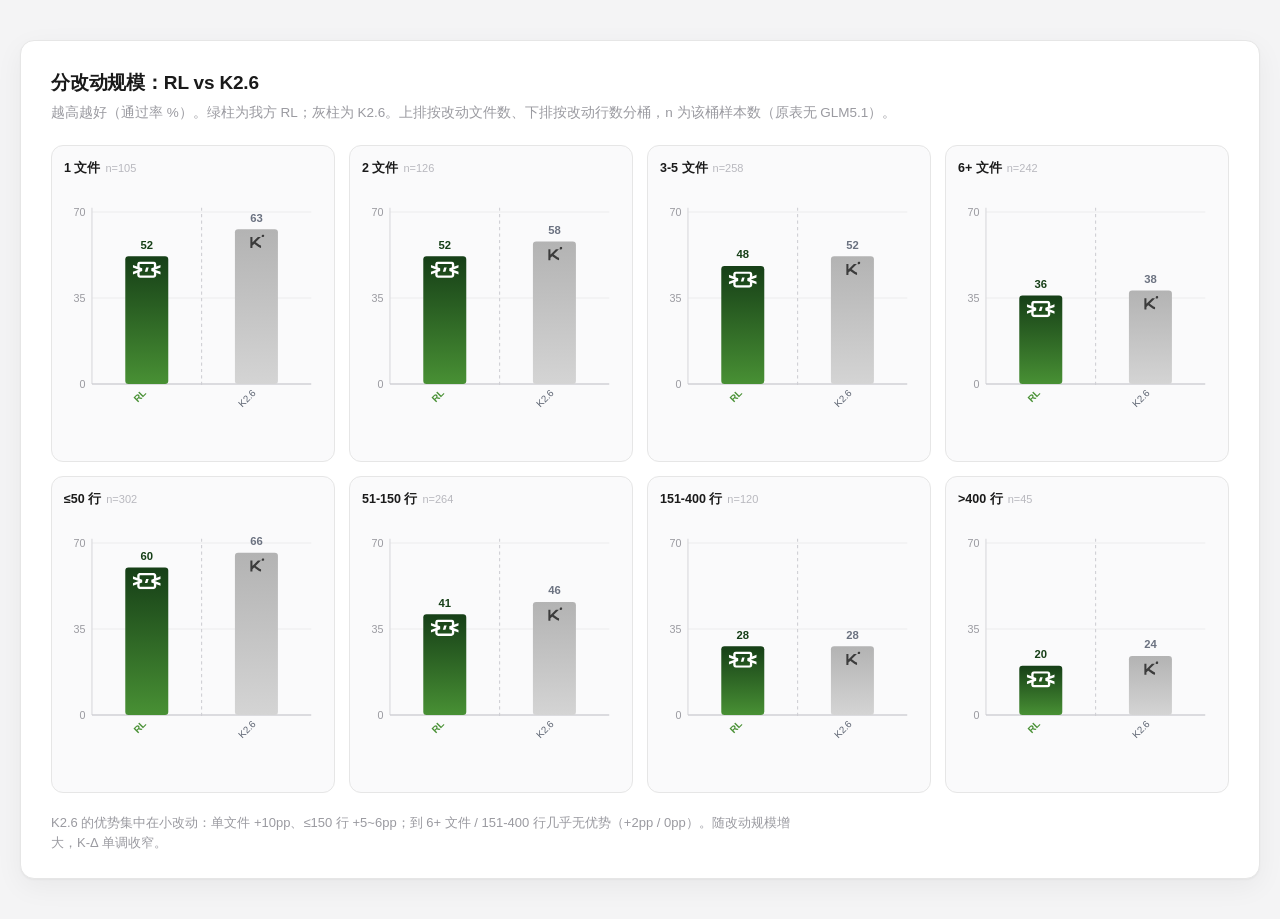
<file: eval/charts/by-change-size.html>
<!DOCTYPE html>
<html lang="zh">
<head>
<meta charset="UTF-8">
<meta name="viewport" content="width=device-width, initial-scale=1.0">
<title>分 repo 类型的编码通过率横评</title>
<style>
  :root{
    --font:-apple-system,BlinkMacSystemFont,"Segoe UI","Helvetica Neue",Arial,"PingFang SC","Microsoft YaHei",sans-serif;
    --mono:ui-monospace,SFMono-Regular,Menlo,Consolas,monospace;
    --ink:#1a1a1a;--muted:#9a9aa0;--muted2:#b8b8be;--border:#e6e6e6;
    --accent:#489034;--accent-deep:#163f17;  /* 我方 v1.3: Vitality Green → Ink Core Green */
  }
  *{box-sizing:border-box;}
  body{margin:0;background:#f4f4f5;font-family:var(--font);color:var(--ink);
    -webkit-font-smoothing:antialiased;padding:40px 20px;display:flex;justify-content:center;}
  .card{background:#fff;border:1px solid var(--border);border-radius:14px;padding:30px 30px 26px;
    width:100%;max-width:1360px;box-shadow:0 1px 2px rgba(0,0,0,.04),0 8px 28px rgba(0,0,0,.05);}
  .title{font-size:19px;font-weight:650;letter-spacing:-.01em;margin:0;line-height:1.3;max-width:760px;}
  .subtitle{font-size:13.5px;color:var(--muted);margin:7px 0 0;line-height:1.5;max-width:900px;}
  .grid{display:grid;gap:14px;margin-top:22px;}
  .panel{background:#fafafb;border:1px solid var(--border);
    border-radius:12px;padding:12px 12px 6px;}
  .panel-name{font-size:12.5px;font-weight:600;color:var(--ink);line-height:1.3;}
  .panel-dom{font-size:11px;font-weight:500;color:var(--muted2);margin-left:5px;}
  .note{font-size:13px;color:var(--muted);margin:20px 0 0;line-height:1.5;max-width:760px;}
  svg text{font-family:var(--font);}
  .blogo{fill:#1a1a1a;opacity:.78;}                /* 灰柱上的单色 logo */
  .bar-hl .blogo{opacity:1;}
  .bar-hl .blogo,.bar-hl .blogo path{fill:#fff;}   /* 高亮(绿)柱上 logo 翻白 */
  .barrect{transition:y .5s cubic-bezier(.22,.61,.36,1),height .5s cubic-bezier(.22,.61,.36,1);}
  .grp{cursor:default;}
  .grp:hover .barrect{filter:brightness(1.05);}
  @media (prefers-reduced-motion:reduce){.barrect{transition:none;}}
  #tip{position:fixed;z-index:50;pointer-events:none;background:#111;color:#fff;border-radius:8px;
    padding:8px 11px;font-size:12.5px;line-height:1.5;box-shadow:0 6px 20px rgba(0,0,0,.25);
    opacity:0;transition:opacity .12s;white-space:nowrap;}
  #tip .t-cat{font-weight:600;margin-bottom:2px;} #tip b{color:#fff;} #tip .t-dim{color:#cfcfd4;}
  #tip .t-up{color:#7fd4a0;} #tip .t-down{color:#ff8f87;}
</style>
</head>
<body>
<div class="card">
  <h2 class="title" id="title"></h2>
  <p class="subtitle" id="subtitle"></p>
  <div class="grid" id="grid"></div>
  <p class="note" id="note"></p>
</div>
<div id="tip"></div>

<script>
/* ╔══════════════════════════════════════════════════════════════╗
   ║  DATA — edit this block only.                                ║
   ╚══════════════════════════════════════════════════════════════╝
   6 个 repo 类型面板，2×3 网格，一张白卡。面板内一根柱 = 一个模型：
   我方系列 base→v1.3（v1.3 为 `hi:true` 绿色高亮基线），后接竞品 GLM5.1 / K2.6。
   `dividerAfter` 在该下标柱之后画一条虚线，分隔"我方 | 竞品"。
   `dom` 是面板名后的小灰字（这里放样本量 n）。
   竞品柱的 `delta` 是相对我方 v1.3 的差距（取自原表，正=反超/负=落后），
   悬停时显示；正绿负红。所有面板共用 max，跨类别柱高可直接比较。 */
const TITLE    = "分改动规模：RL vs K2.6";
const SUBTITLE = "越高越好（通过率 %）。绿柱为我方 RL；灰柱为 K2.6。上排按改动文件数、下排按改动行数分桶，n 为该桶样本数（原表无 GLM5.1）。";
const NOTE     = "K2.6 的优势集中在小改动：单文件 +10pp、≤150 行 +5~6pp；到 6+ 文件 / 151-400 行几乎无优势（+2pp / 0pp）。随改动规模增大，K-Δ 单调收窄。";

const AXIS_MAX = 70;                 // 共用 y 轴上限
const AXIS_TICKS = [0, 35, 70];      // 共用刻度
const GRID_COLS = 4;                 // 每行面板数

const PANELS = [
  {
    name:"1 文件", dom:"n=105", dividerAfter:0,
    bars:[
      {label:"RL", logo:"kat", value:52, hi:true},
      {label:"K2.6", logo:"kimi", value:63, delta:10},
    ],
  },
  {
    name:"2 文件", dom:"n=126", dividerAfter:0,
    bars:[
      {label:"RL", logo:"kat", value:52, hi:true},
      {label:"K2.6", logo:"kimi", value:58, delta:6},
    ],
  },
  {
    name:"3-5 文件", dom:"n=258", dividerAfter:0,
    bars:[
      {label:"RL", logo:"kat", value:48, hi:true},
      {label:"K2.6", logo:"kimi", value:52, delta:4},
    ],
  },
  {
    name:"6+ 文件", dom:"n=242", dividerAfter:0,
    bars:[
      {label:"RL", logo:"kat", value:36, hi:true},
      {label:"K2.6", logo:"kimi", value:38, delta:2},
    ],
  },
  {
    name:"≤50 行", dom:"n=302", dividerAfter:0,
    bars:[
      {label:"RL", logo:"kat", value:60, hi:true},
      {label:"K2.6", logo:"kimi", value:66, delta:6},
    ],
  },
  {
    name:"51-150 行", dom:"n=264", dividerAfter:0,
    bars:[
      {label:"RL", logo:"kat", value:41, hi:true},
      {label:"K2.6", logo:"kimi", value:46, delta:5},
    ],
  },
  {
    name:"151-400 行", dom:"n=120", dividerAfter:0,
    bars:[
      {label:"RL", logo:"kat", value:28, hi:true},
      {label:"K2.6", logo:"kimi", value:28, delta:0},
    ],
  },
  {
    name:">400 行", dom:"n=45", dividerAfter:0,
    bars:[
      {label:"RL", logo:"kat", value:20, hi:true},
      {label:"K2.6", logo:"kimi", value:24, delta:4},
    ],
  },
];
/* ────────────────────────── end DATA ────────────────────────── */


/* ── logo registry (reusable reference data) ──────────────────────────────
   Each entry: viewBox + inner SVG markup. Monochrome logos (no fill attr)
   inherit `.blogo` fill and flip white on the highlighted bar. */
const LOGOS = {
  kat:{vb:"0 0 127.73 74.83",w:26,h:15.2,inner:'<path fill="#000" d="M31.008 32.516V12.992c0-1.219.988-2.207 2.207-2.207h61.031c1.219 0 2.203.988 2.203 2.207v19.524h10.789V12.992C107.238 5.828 101.41 0 94.246 0H33.215C26.051 0 20.223 5.828 20.223 12.992v19.524z"></path><path fill="#000" d="M96.449 42.145v19.523c0 1.219-.984 2.207-2.203 2.207H33.215c-1.219 0-2.207-.988-2.207-2.207V42.145H20.223v19.523c0 7.164 5.828 12.992 12.992 12.992h61.031c7.164 0 12.992-5.828 12.992-12.992V42.145z"></path><path fill="#489034" d="M42.863 31 .012 15.324v12.223l26.847 9.816L.012 47.184v12.222L42.863 43.742z"></path><path fill="#489034" d="M84.598 31l42.851-15.676v12.223l-26.848 9.816 26.848 9.821v12.222L84.598 43.742z"></path><path fill="#489034" d="M72.496 27.488H60.812l-5.847 19.266h11.683z"></path>'},
  kimi:{vb:"0 0 24 24",w:15,h:15,inner:'<path d="M21.846 0a1.923 1.923 0 110 3.846H20.15a.226.226 0 01-.227-.226V1.923C19.923.861 20.784 0 21.846 0z"></path><path d="M11.065 11.199l7.257-7.2c.137-.136.06-.41-.116-.41H14.3a.164.164 0 00-.117.051l-7.82 7.756c-.122.12-.302.013-.302-.179V3.82c0-.127-.083-.23-.185-.23H3.186c-.103 0-.186.103-.186.23V19.77c0 .128.083.23.186.23h2.69c.103 0 .186-.102.186-.23v-3.25c0-.069.025-.135.069-.178l2.424-2.406a.158.158 0 01.205-.023l6.484 4.772a7.677 7.677 0 003.453 1.283c.108.012.2-.095.2-.23v-3.06c0-.117-.07-.212-.164-.227a5.028 5.028 0 01-2.027-.807l-5.613-4.064c-.117-.078-.132-.279-.028-.381z"></path>'},
  zhipu:{vb:"0 0 24 24",w:15,h:15,inner:'<path d="M12.105 2L9.927 4.953H.653L2.83 2h9.276zM23.254 19.048L21.078 22h-9.242l2.174-2.952h9.244zM24 2L9.264 22H0L14.736 2H24z"></path>'},
};

const tip=document.getElementById("tip");
function showTip(html,e){tip.innerHTML=html;tip.style.opacity=1;moveTip(e);}
function moveTip(e){const pad=14;let x=e.clientX+pad,y=e.clientY+pad;const r=tip.getBoundingClientRect();
  if(x+r.width>innerWidth)x=e.clientX-r.width-pad;if(y+r.height>innerHeight)y=e.clientY-r.height-pad;
  tip.style.left=x+"px";tip.style.top=y+"px";}
function hideTip(){tip.style.opacity=0;}
const NS="http://www.w3.org/2000/svg";
const el=(n,a)=>{const x=document.createElementNS(NS,n);for(const k in a)x.setAttribute(k,a[k]);return x;};
const fmtShow=v=>Number.isInteger(v)?String(v):(Math.round(v*100)/100).toString();
const fmtDelta=d=>(d>0?"+":(d<0?"−":"±"))+Math.abs(d)+"%";

let UID=0;
function renderPanel(p){
  const W=240,H=252,padL=26,padR=10,padT=26,padB=66;
  const baseY=H-padB, topY=padT, plotH=baseY-topY;
  const max=p.max ?? AXIS_MAX;
  const ticks=p.ticks ?? AXIS_TICKS;
  const y=v=>baseY-(v/max)*plotH;
  const n=p.bars.length, innerW=W-padL-padR, slot=innerW/n;
  const barW=Math.min(40,slot*0.5);
  const uid=++UID;

  const wrap=document.createElement("div");wrap.className="panel";
  const head=document.createElement("div");
  head.innerHTML=`<span class="panel-name">${p.name}</span>`+(p.dom?`<span class="panel-dom">${p.dom}</span>`:"");
  wrap.appendChild(head);

  const svg=el("svg",{viewBox:`0 0 ${W} ${H}`,width:"100%",style:"display:block;margin-top:8px;overflow:visible",
    role:"img","aria-label":p.name});
  const defs=el("defs",{});
  const gh=el("linearGradient",{id:`hl${uid}`,x1:0,y1:1,x2:0,y2:0});
  gh.appendChild(el("stop",{offset:"0%","stop-color":"var(--accent)"}));
  gh.appendChild(el("stop",{offset:"100%","stop-color":"var(--accent-deep)"}));
  const gg=el("linearGradient",{id:`gr${uid}`,x1:0,y1:1,x2:0,y2:0});
  gg.appendChild(el("stop",{offset:"0%","stop-color":"#d4d4d4"}));
  gg.appendChild(el("stop",{offset:"100%","stop-color":"#b3b3b3"}));
  defs.appendChild(gh);defs.appendChild(gg);svg.appendChild(defs);

  ticks.forEach(t=>{
    const gy=y(t);
    svg.appendChild(el("line",{x1:padL,x2:W-padR,y1:gy,y2:gy,stroke:"#e6e6e6","stroke-width":1,opacity:t===0?.9:.55}));
    const lab=el("text",{x:padL-6,y:gy+3.5,"text-anchor":"end","font-size":10,fill:"#9a9aa0"});
    lab.textContent=t;svg.appendChild(lab);
  });
  svg.appendChild(el("line",{x1:padL,x2:padL,y1:topY-4,y2:baseY,stroke:"#d8d8dc","stroke-width":1}));
  svg.appendChild(el("line",{x1:padL,x2:W-padR,y1:baseY,y2:baseY,stroke:"#c8c8ce","stroke-width":1}));

  // "我方 | 竞品" 分隔虚线
  if(p.dividerAfter!=null && p.dividerAfter<n-1){
    const dx=padL+slot*(p.dividerAfter+1);
    svg.appendChild(el("line",{x1:dx,x2:dx,y1:topY-4,y2:baseY+2,stroke:"#cfcfd4","stroke-width":1,"stroke-dasharray":"3 3"}));
  }

  p.bars.forEach((b,i)=>{
    const cx=padL+slot*(i+0.5);
    const ty=y(b.value), h=baseY-ty;
    const g=el("g",{class:"grp"+(b.hi?" bar-hl":"")});

    const rect=el("rect",{class:"barrect",x:cx-barW/2,y:baseY,width:barW,height:0,rx:3,
      fill:`url(#${b.hi?"hl":"gr"}${uid})`,opacity:b.missing?.4:1});
    g.appendChild(rect);
    if(!b.missing) requestAnimationFrame(()=>requestAnimationFrame(()=>{rect.setAttribute("y",ty);rect.setAttribute("height",Math.max(0,h));}));

    const sc=el("text",{x:cx,y:(b.missing?baseY-6:ty-7),"text-anchor":"middle","font-size":10.5,"font-family":"var(--mono)",
      "font-weight":b.hi?700:600,fill:b.hi?"var(--accent-deep)":"#6b7280"});
    sc.textContent=b.missing?"—":fmtShow(b.value);g.appendChild(sc);

    if(!b.missing){
      const L=LOGOS[b.logo], ly=ty+5;
      if(L){
        const lw=L.w??12, lh=L.h??12;
        const lg=el("svg",{class:"blogo",x:cx-lw/2,y:ly,width:lw,height:lh,viewBox:L.vb});
        lg.innerHTML=L.inner;g.appendChild(lg);
      }else{
        const fl=el("text",{x:cx,y:ly+12,"text-anchor":"middle","font-size":11,"font-weight":700,
          fill:b.hi?"#fff":"#6b7280"});
        fl.textContent=(b.label||"?").trim()[0];g.appendChild(fl);
      }
    }

    const lx=cx, lyb=baseY+9;
    const t=el("text",{x:lx,y:lyb,"text-anchor":"end","font-size":9,
      "font-weight":b.hi?700:500,fill:b.hi?"var(--accent)":"#5b6270",
      transform:`rotate(-45 ${lx} ${lyb})`});
    t.textContent=b.label;g.appendChild(t);

    const hit=el("rect",{x:cx-slot/2,y:topY-6,width:slot,height:plotH+10,fill:"transparent"});
    let tipHtml=`<div class="t-cat">${b.label} · ${p.name}</div><b>${b.missing?"—":fmtShow(b.value)+"%"}</b>`;
    if(b.delta!=null){
      const cls=b.delta>0?"t-up":(b.delta<0?"t-down":"t-dim");
      tipHtml+=` <span class="${cls}">vs v1.3 ${fmtDelta(b.delta)}</span>`;
    }
    hit.addEventListener("mousemove",e=>showTip(tipHtml,e));
    hit.addEventListener("mouseleave",hideTip);g.appendChild(hit);

    svg.appendChild(g);
  });

  wrap.appendChild(svg);
  return wrap;
}

document.getElementById("title").textContent=TITLE;
const sub=document.getElementById("subtitle");if(SUBTITLE)sub.textContent=SUBTITLE;else sub.style.display="none";
const note=document.getElementById("note");if(NOTE)note.textContent=NOTE;else note.style.display="none";
const host=document.getElementById("grid");
host.style.gridTemplateColumns=`repeat(${GRID_COLS},1fr)`;
PANELS.forEach(p=>host.appendChild(renderPanel(p)));
addEventListener("scroll",hideTip,true);
</script>
</body>
</html>
</file>
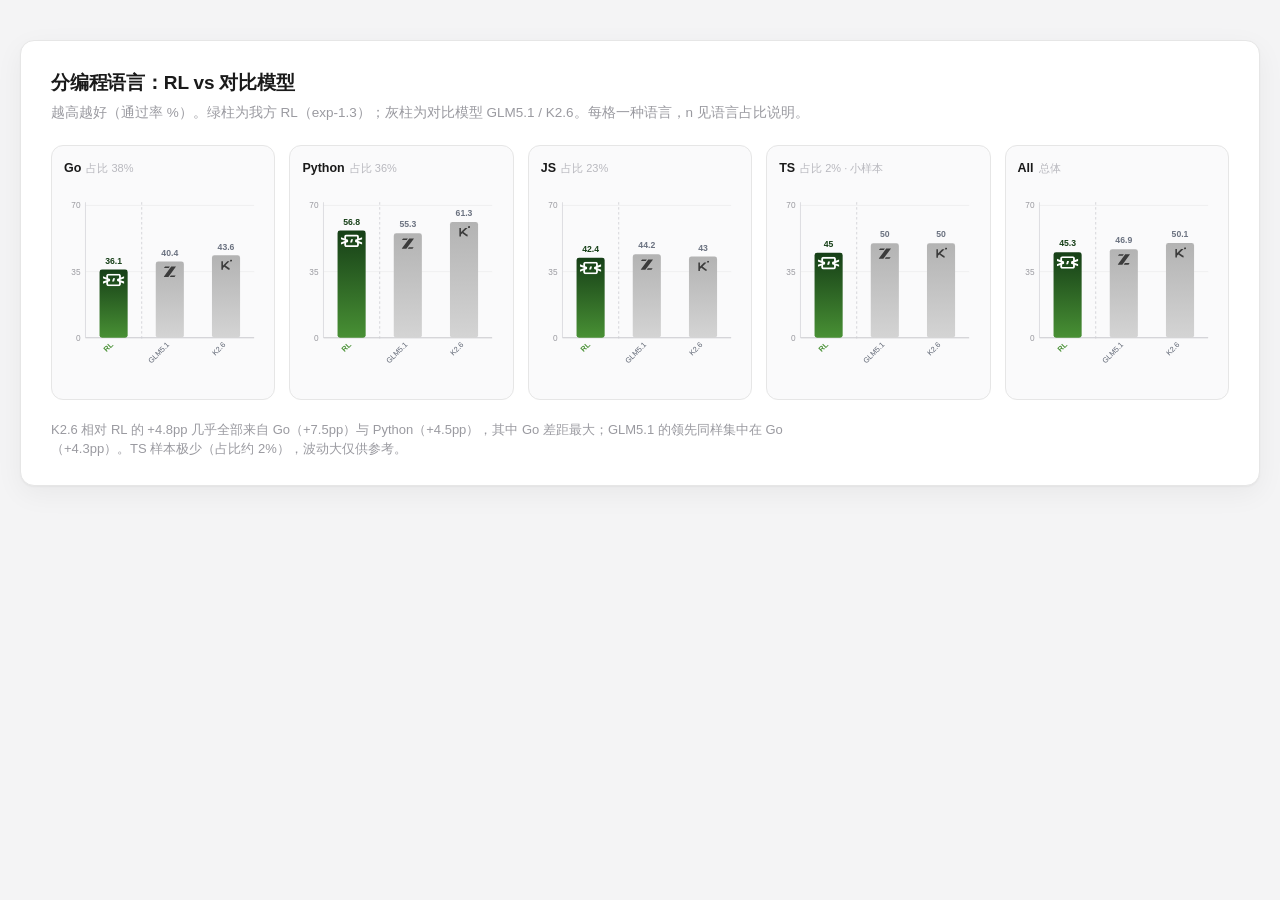
<file: eval/charts/by-language.html>
<!DOCTYPE html>
<html lang="zh">
<head>
<meta charset="UTF-8">
<meta name="viewport" content="width=device-width, initial-scale=1.0">
<title>分 repo 类型的编码通过率横评</title>
<style>
  :root{
    --font:-apple-system,BlinkMacSystemFont,"Segoe UI","Helvetica Neue",Arial,"PingFang SC","Microsoft YaHei",sans-serif;
    --mono:ui-monospace,SFMono-Regular,Menlo,Consolas,monospace;
    --ink:#1a1a1a;--muted:#9a9aa0;--muted2:#b8b8be;--border:#e6e6e6;
    --accent:#489034;--accent-deep:#163f17;  /* 我方 v1.3: Vitality Green → Ink Core Green */
  }
  *{box-sizing:border-box;}
  body{margin:0;background:#f4f4f5;font-family:var(--font);color:var(--ink);
    -webkit-font-smoothing:antialiased;padding:40px 20px;display:flex;justify-content:center;}
  .card{background:#fff;border:1px solid var(--border);border-radius:14px;padding:30px 30px 26px;
    width:100%;max-width:1360px;box-shadow:0 1px 2px rgba(0,0,0,.04),0 8px 28px rgba(0,0,0,.05);}
  .title{font-size:19px;font-weight:650;letter-spacing:-.01em;margin:0;line-height:1.3;max-width:760px;}
  .subtitle{font-size:13.5px;color:var(--muted);margin:7px 0 0;line-height:1.5;max-width:900px;}
  .grid{display:grid;gap:14px;margin-top:22px;}
  .panel{background:#fafafb;border:1px solid var(--border);
    border-radius:12px;padding:12px 12px 6px;}
  .panel-name{font-size:12.5px;font-weight:600;color:var(--ink);line-height:1.3;}
  .panel-dom{font-size:11px;font-weight:500;color:var(--muted2);margin-left:5px;}
  .note{font-size:13px;color:var(--muted);margin:20px 0 0;line-height:1.5;max-width:760px;}
  svg text{font-family:var(--font);}
  .blogo{fill:#1a1a1a;opacity:.78;}                /* 灰柱上的单色 logo */
  .bar-hl .blogo{opacity:1;}
  .bar-hl .blogo,.bar-hl .blogo path{fill:#fff;}   /* 高亮(绿)柱上 logo 翻白 */
  .barrect{transition:y .5s cubic-bezier(.22,.61,.36,1),height .5s cubic-bezier(.22,.61,.36,1);}
  .grp{cursor:default;}
  .grp:hover .barrect{filter:brightness(1.05);}
  @media (prefers-reduced-motion:reduce){.barrect{transition:none;}}
  #tip{position:fixed;z-index:50;pointer-events:none;background:#111;color:#fff;border-radius:8px;
    padding:8px 11px;font-size:12.5px;line-height:1.5;box-shadow:0 6px 20px rgba(0,0,0,.25);
    opacity:0;transition:opacity .12s;white-space:nowrap;}
  #tip .t-cat{font-weight:600;margin-bottom:2px;} #tip b{color:#fff;} #tip .t-dim{color:#cfcfd4;}
  #tip .t-up{color:#7fd4a0;} #tip .t-down{color:#ff8f87;}
</style>
</head>
<body>
<div class="card">
  <h2 class="title" id="title"></h2>
  <p class="subtitle" id="subtitle"></p>
  <div class="grid" id="grid"></div>
  <p class="note" id="note"></p>
</div>
<div id="tip"></div>

<script>
/* ╔══════════════════════════════════════════════════════════════╗
   ║  DATA — edit this block only.                                ║
   ╚══════════════════════════════════════════════════════════════╝
   6 个 repo 类型面板，2×3 网格，一张白卡。面板内一根柱 = 一个模型：
   我方系列 base→v1.3（v1.3 为 `hi:true` 绿色高亮基线），后接竞品 GLM5.1 / K2.6。
   `dividerAfter` 在该下标柱之后画一条虚线，分隔"我方 | 竞品"。
   `dom` 是面板名后的小灰字（这里放样本量 n）。
   竞品柱的 `delta` 是相对我方 v1.3 的差距（取自原表，正=反超/负=落后），
   悬停时显示；正绿负红。所有面板共用 max，跨类别柱高可直接比较。 */
const TITLE    = "分编程语言：RL vs 对比模型";
const SUBTITLE = "越高越好（通过率 %）。绿柱为我方 RL（exp-1.3）；灰柱为对比模型 GLM5.1 / K2.6。每格一种语言，n 见语言占比说明。";
const NOTE     = "K2.6 相对 RL 的 +4.8pp 几乎全部来自 Go（+7.5pp）与 Python（+4.5pp），其中 Go 差距最大；GLM5.1 的领先同样集中在 Go（+4.3pp）。TS 样本极少（占比约 2%），波动大仅供参考。";

const AXIS_MAX = 70;                 // 共用 y 轴上限
const AXIS_TICKS = [0, 35, 70];      // 共用刻度
const GRID_COLS = 5;                 // 每行面板数

const PANELS = [
  {
    name:"Go", dom:"占比 38%", dividerAfter:0,
    bars:[
      {label:"RL", logo:"kat", value:36.1, hi:true},
      {label:"GLM5.1", logo:"zhipu", value:40.4, delta:4.3},
      {label:"K2.6",   logo:"kimi",  value:43.6, delta:7.5},
    ],
  },
  {
    name:"Python", dom:"占比 36%", dividerAfter:0,
    bars:[
      {label:"RL", logo:"kat", value:56.8, hi:true},
      {label:"GLM5.1", logo:"zhipu", value:55.3, delta:-1.5},
      {label:"K2.6",   logo:"kimi",  value:61.3, delta:4.5},
    ],
  },
  {
    name:"JS", dom:"占比 23%", dividerAfter:0,
    bars:[
      {label:"RL", logo:"kat", value:42.4, hi:true},
      {label:"GLM5.1", logo:"zhipu", value:44.2, delta:1.8},
      {label:"K2.6",   logo:"kimi",  value:43.0, delta:0.6},
    ],
  },
  {
    name:"TS", dom:"占比 2% · 小样本", dividerAfter:0,
    bars:[
      {label:"RL", logo:"kat", value:45.0, hi:true},
      {label:"GLM5.1", logo:"zhipu", value:50.0, delta:5},
      {label:"K2.6",   logo:"kimi",  value:50.0, delta:5},
    ],
  },
  {
    name:"All", dom:"总体", dividerAfter:0,
    bars:[
      {label:"RL", logo:"kat", value:45.3, hi:true},
      {label:"GLM5.1", logo:"zhipu", value:46.9, delta:1.6},
      {label:"K2.6",   logo:"kimi",  value:50.1, delta:4.8},
    ],
  },
];
/* ────────────────────────── end DATA ────────────────────────── */


/* ── logo registry (reusable reference data) ──────────────────────────────
   Each entry: viewBox + inner SVG markup. Monochrome logos (no fill attr)
   inherit `.blogo` fill and flip white on the highlighted bar. */
const LOGOS = {
  kat:{vb:"0 0 127.73 74.83",w:26,h:15.2,inner:'<path fill="#000" d="M31.008 32.516V12.992c0-1.219.988-2.207 2.207-2.207h61.031c1.219 0 2.203.988 2.203 2.207v19.524h10.789V12.992C107.238 5.828 101.41 0 94.246 0H33.215C26.051 0 20.223 5.828 20.223 12.992v19.524z"></path><path fill="#000" d="M96.449 42.145v19.523c0 1.219-.984 2.207-2.203 2.207H33.215c-1.219 0-2.207-.988-2.207-2.207V42.145H20.223v19.523c0 7.164 5.828 12.992 12.992 12.992h61.031c7.164 0 12.992-5.828 12.992-12.992V42.145z"></path><path fill="#489034" d="M42.863 31 .012 15.324v12.223l26.847 9.816L.012 47.184v12.222L42.863 43.742z"></path><path fill="#489034" d="M84.598 31l42.851-15.676v12.223l-26.848 9.816 26.848 9.821v12.222L84.598 43.742z"></path><path fill="#489034" d="M72.496 27.488H60.812l-5.847 19.266h11.683z"></path>'},
  kimi:{vb:"0 0 24 24",w:15,h:15,inner:'<path d="M21.846 0a1.923 1.923 0 110 3.846H20.15a.226.226 0 01-.227-.226V1.923C19.923.861 20.784 0 21.846 0z"></path><path d="M11.065 11.199l7.257-7.2c.137-.136.06-.41-.116-.41H14.3a.164.164 0 00-.117.051l-7.82 7.756c-.122.12-.302.013-.302-.179V3.82c0-.127-.083-.23-.185-.23H3.186c-.103 0-.186.103-.186.23V19.77c0 .128.083.23.186.23h2.69c.103 0 .186-.102.186-.23v-3.25c0-.069.025-.135.069-.178l2.424-2.406a.158.158 0 01.205-.023l6.484 4.772a7.677 7.677 0 003.453 1.283c.108.012.2-.095.2-.23v-3.06c0-.117-.07-.212-.164-.227a5.028 5.028 0 01-2.027-.807l-5.613-4.064c-.117-.078-.132-.279-.028-.381z"></path>'},
  zhipu:{vb:"0 0 24 24",w:15,h:15,inner:'<path d="M12.105 2L9.927 4.953H.653L2.83 2h9.276zM23.254 19.048L21.078 22h-9.242l2.174-2.952h9.244zM24 2L9.264 22H0L14.736 2H24z"></path>'},
};

const tip=document.getElementById("tip");
function showTip(html,e){tip.innerHTML=html;tip.style.opacity=1;moveTip(e);}
function moveTip(e){const pad=14;let x=e.clientX+pad,y=e.clientY+pad;const r=tip.getBoundingClientRect();
  if(x+r.width>innerWidth)x=e.clientX-r.width-pad;if(y+r.height>innerHeight)y=e.clientY-r.height-pad;
  tip.style.left=x+"px";tip.style.top=y+"px";}
function hideTip(){tip.style.opacity=0;}
const NS="http://www.w3.org/2000/svg";
const el=(n,a)=>{const x=document.createElementNS(NS,n);for(const k in a)x.setAttribute(k,a[k]);return x;};
const fmtShow=v=>Number.isInteger(v)?String(v):(Math.round(v*100)/100).toString();
const fmtDelta=d=>(d>0?"+":(d<0?"−":"±"))+Math.abs(d)+"%";

let UID=0;
function renderPanel(p){
  const W=240,H=252,padL=26,padR=10,padT=26,padB=66;
  const baseY=H-padB, topY=padT, plotH=baseY-topY;
  const max=p.max ?? AXIS_MAX;
  const ticks=p.ticks ?? AXIS_TICKS;
  const y=v=>baseY-(v/max)*plotH;
  const n=p.bars.length, innerW=W-padL-padR, slot=innerW/n;
  const barW=Math.min(40,slot*0.5);
  const uid=++UID;

  const wrap=document.createElement("div");wrap.className="panel";
  const head=document.createElement("div");
  head.innerHTML=`<span class="panel-name">${p.name}</span>`+(p.dom?`<span class="panel-dom">${p.dom}</span>`:"");
  wrap.appendChild(head);

  const svg=el("svg",{viewBox:`0 0 ${W} ${H}`,width:"100%",style:"display:block;margin-top:8px;overflow:visible",
    role:"img","aria-label":p.name});
  const defs=el("defs",{});
  const gh=el("linearGradient",{id:`hl${uid}`,x1:0,y1:1,x2:0,y2:0});
  gh.appendChild(el("stop",{offset:"0%","stop-color":"var(--accent)"}));
  gh.appendChild(el("stop",{offset:"100%","stop-color":"var(--accent-deep)"}));
  const gg=el("linearGradient",{id:`gr${uid}`,x1:0,y1:1,x2:0,y2:0});
  gg.appendChild(el("stop",{offset:"0%","stop-color":"#d4d4d4"}));
  gg.appendChild(el("stop",{offset:"100%","stop-color":"#b3b3b3"}));
  defs.appendChild(gh);defs.appendChild(gg);svg.appendChild(defs);

  ticks.forEach(t=>{
    const gy=y(t);
    svg.appendChild(el("line",{x1:padL,x2:W-padR,y1:gy,y2:gy,stroke:"#e6e6e6","stroke-width":1,opacity:t===0?.9:.55}));
    const lab=el("text",{x:padL-6,y:gy+3.5,"text-anchor":"end","font-size":10,fill:"#9a9aa0"});
    lab.textContent=t;svg.appendChild(lab);
  });
  svg.appendChild(el("line",{x1:padL,x2:padL,y1:topY-4,y2:baseY,stroke:"#d8d8dc","stroke-width":1}));
  svg.appendChild(el("line",{x1:padL,x2:W-padR,y1:baseY,y2:baseY,stroke:"#c8c8ce","stroke-width":1}));

  // "我方 | 竞品" 分隔虚线
  if(p.dividerAfter!=null && p.dividerAfter<n-1){
    const dx=padL+slot*(p.dividerAfter+1);
    svg.appendChild(el("line",{x1:dx,x2:dx,y1:topY-4,y2:baseY+2,stroke:"#cfcfd4","stroke-width":1,"stroke-dasharray":"3 3"}));
  }

  p.bars.forEach((b,i)=>{
    const cx=padL+slot*(i+0.5);
    const ty=y(b.value), h=baseY-ty;
    const g=el("g",{class:"grp"+(b.hi?" bar-hl":"")});

    const rect=el("rect",{class:"barrect",x:cx-barW/2,y:baseY,width:barW,height:0,rx:3,
      fill:`url(#${b.hi?"hl":"gr"}${uid})`,opacity:b.missing?.4:1});
    g.appendChild(rect);
    if(!b.missing) requestAnimationFrame(()=>requestAnimationFrame(()=>{rect.setAttribute("y",ty);rect.setAttribute("height",Math.max(0,h));}));

    const sc=el("text",{x:cx,y:(b.missing?baseY-6:ty-7),"text-anchor":"middle","font-size":10.5,"font-family":"var(--mono)",
      "font-weight":b.hi?700:600,fill:b.hi?"var(--accent-deep)":"#6b7280"});
    sc.textContent=b.missing?"—":fmtShow(b.value);g.appendChild(sc);

    if(!b.missing){
      const L=LOGOS[b.logo], ly=ty+5;
      if(L){
        const lw=L.w??12, lh=L.h??12;
        const lg=el("svg",{class:"blogo",x:cx-lw/2,y:ly,width:lw,height:lh,viewBox:L.vb});
        lg.innerHTML=L.inner;g.appendChild(lg);
      }else{
        const fl=el("text",{x:cx,y:ly+12,"text-anchor":"middle","font-size":11,"font-weight":700,
          fill:b.hi?"#fff":"#6b7280"});
        fl.textContent=(b.label||"?").trim()[0];g.appendChild(fl);
      }
    }

    const lx=cx, lyb=baseY+9;
    const t=el("text",{x:lx,y:lyb,"text-anchor":"end","font-size":9,
      "font-weight":b.hi?700:500,fill:b.hi?"var(--accent)":"#5b6270",
      transform:`rotate(-45 ${lx} ${lyb})`});
    t.textContent=b.label;g.appendChild(t);

    const hit=el("rect",{x:cx-slot/2,y:topY-6,width:slot,height:plotH+10,fill:"transparent"});
    let tipHtml=`<div class="t-cat">${b.label} · ${p.name}</div><b>${b.missing?"—":fmtShow(b.value)+"%"}</b>`;
    if(b.delta!=null){
      const cls=b.delta>0?"t-up":(b.delta<0?"t-down":"t-dim");
      tipHtml+=` <span class="${cls}">vs v1.3 ${fmtDelta(b.delta)}</span>`;
    }
    hit.addEventListener("mousemove",e=>showTip(tipHtml,e));
    hit.addEventListener("mouseleave",hideTip);g.appendChild(hit);

    svg.appendChild(g);
  });

  wrap.appendChild(svg);
  return wrap;
}

document.getElementById("title").textContent=TITLE;
const sub=document.getElementById("subtitle");if(SUBTITLE)sub.textContent=SUBTITLE;else sub.style.display="none";
const note=document.getElementById("note");if(NOTE)note.textContent=NOTE;else note.style.display="none";
const host=document.getElementById("grid");
host.style.gridTemplateColumns=`repeat(${GRID_COLS},1fr)`;
PANELS.forEach(p=>host.appendChild(renderPanel(p)));
addEventListener("scroll",hideTip,true);
</script>
</body>
</html>
</file>
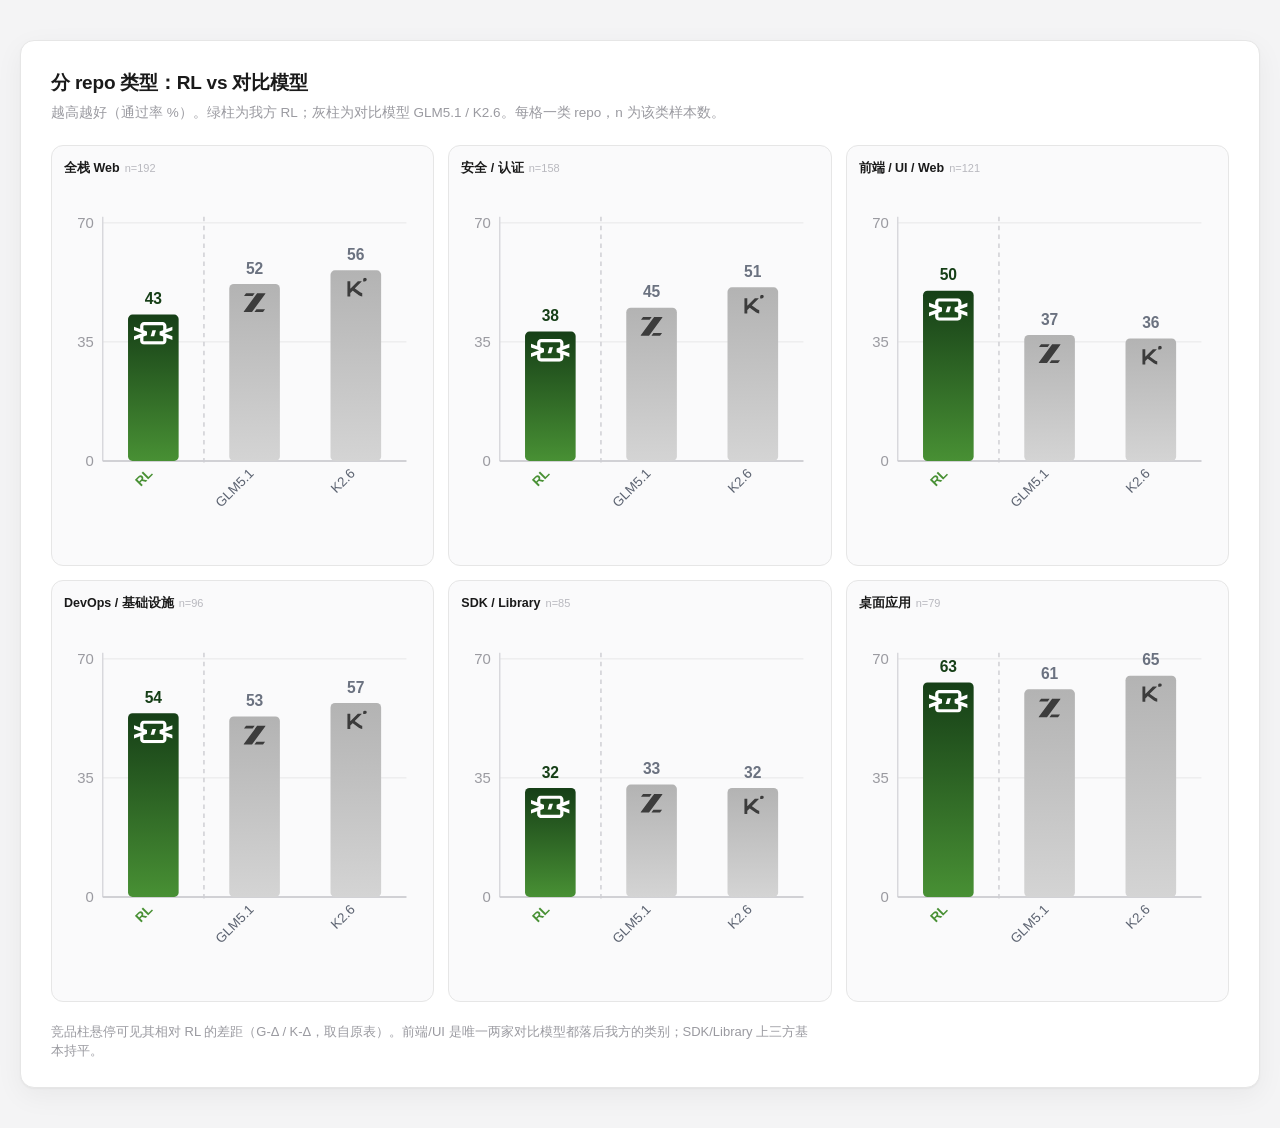
<file: eval/charts/by-repo-type.html>
<!DOCTYPE html>
<html lang="zh">
<head>
<meta charset="UTF-8">
<meta name="viewport" content="width=device-width, initial-scale=1.0">
<title>分 repo 类型的编码通过率横评</title>
<style>
  :root{
    --font:-apple-system,BlinkMacSystemFont,"Segoe UI","Helvetica Neue",Arial,"PingFang SC","Microsoft YaHei",sans-serif;
    --mono:ui-monospace,SFMono-Regular,Menlo,Consolas,monospace;
    --ink:#1a1a1a;--muted:#9a9aa0;--muted2:#b8b8be;--border:#e6e6e6;
    --accent:#489034;--accent-deep:#163f17;  /* 我方 v1.3: Vitality Green → Ink Core Green */
  }
  *{box-sizing:border-box;}
  body{margin:0;background:#f4f4f5;font-family:var(--font);color:var(--ink);
    -webkit-font-smoothing:antialiased;padding:40px 20px;display:flex;justify-content:center;}
  .card{background:#fff;border:1px solid var(--border);border-radius:14px;padding:30px 30px 26px;
    width:100%;max-width:1360px;box-shadow:0 1px 2px rgba(0,0,0,.04),0 8px 28px rgba(0,0,0,.05);}
  .title{font-size:19px;font-weight:650;letter-spacing:-.01em;margin:0;line-height:1.3;max-width:760px;}
  .subtitle{font-size:13.5px;color:var(--muted);margin:7px 0 0;line-height:1.5;max-width:900px;}
  .grid{display:grid;gap:14px;margin-top:22px;}
  .panel{background:#fafafb;border:1px solid var(--border);
    border-radius:12px;padding:12px 12px 6px;}
  .panel-name{font-size:12.5px;font-weight:600;color:var(--ink);line-height:1.3;}
  .panel-dom{font-size:11px;font-weight:500;color:var(--muted2);margin-left:5px;}
  .note{font-size:13px;color:var(--muted);margin:20px 0 0;line-height:1.5;max-width:760px;}
  svg text{font-family:var(--font);}
  .blogo{fill:#1a1a1a;opacity:.78;}                /* 灰柱上的单色 logo */
  .bar-hl .blogo{opacity:1;}
  .bar-hl .blogo,.bar-hl .blogo path{fill:#fff;}   /* 高亮(绿)柱上 logo 翻白 */
  .barrect{transition:y .5s cubic-bezier(.22,.61,.36,1),height .5s cubic-bezier(.22,.61,.36,1);}
  .grp{cursor:default;}
  .grp:hover .barrect{filter:brightness(1.05);}
  @media (prefers-reduced-motion:reduce){.barrect{transition:none;}}
  #tip{position:fixed;z-index:50;pointer-events:none;background:#111;color:#fff;border-radius:8px;
    padding:8px 11px;font-size:12.5px;line-height:1.5;box-shadow:0 6px 20px rgba(0,0,0,.25);
    opacity:0;transition:opacity .12s;white-space:nowrap;}
  #tip .t-cat{font-weight:600;margin-bottom:2px;} #tip b{color:#fff;} #tip .t-dim{color:#cfcfd4;}
  #tip .t-up{color:#7fd4a0;} #tip .t-down{color:#ff8f87;}
</style>
</head>
<body>
<div class="card">
  <h2 class="title" id="title"></h2>
  <p class="subtitle" id="subtitle"></p>
  <div class="grid" id="grid"></div>
  <p class="note" id="note"></p>
</div>
<div id="tip"></div>

<script>
/* ╔══════════════════════════════════════════════════════════════╗
   ║  DATA — edit this block only.                                ║
   ╚══════════════════════════════════════════════════════════════╝
   6 个 repo 类型面板，2×3 网格，一张白卡。面板内一根柱 = 一个模型：
   我方系列 base→v1.3（v1.3 为 `hi:true` 绿色高亮基线），后接竞品 GLM5.1 / K2.6。
   `dividerAfter` 在该下标柱之后画一条虚线，分隔"我方 | 竞品"。
   `dom` 是面板名后的小灰字（这里放样本量 n）。
   竞品柱的 `delta` 是相对我方 v1.3 的差距（取自原表，正=反超/负=落后），
   悬停时显示；正绿负红。所有面板共用 max，跨类别柱高可直接比较。 */
const TITLE    = "分 repo 类型：RL vs 对比模型";
const SUBTITLE = "越高越好（通过率 %）。绿柱为我方 RL；灰柱为对比模型 GLM5.1 / K2.6。每格一类 repo，n 为该类样本数。";
const NOTE     = "竞品柱悬停可见其相对 RL 的差距（G-Δ / K-Δ，取自原表）。前端/UI 是唯一两家对比模型都落后我方的类别；SDK/Library 上三方基本持平。";

const AXIS_MAX = 70;                 // 共用 y 轴上限
const AXIS_TICKS = [0, 35, 70];      // 共用刻度
const GRID_COLS = 3;                 // 每行面板数

const PANELS = [
  {
    name:"全栈 Web", dom:"n=192", dividerAfter:0,
    bars:[
      {label:"RL", logo:"kat", value:43, hi:true},
      {label:"GLM5.1", logo:"zhipu", value:52, delta:9},
      {label:"K2.6",   logo:"kimi",  value:56, delta:14},
    ],
  },
  {
    name:"安全 / 认证", dom:"n=158", dividerAfter:0,
    bars:[
      {label:"RL", logo:"kat", value:38, hi:true},
      {label:"GLM5.1", logo:"zhipu", value:45, delta:7},
      {label:"K2.6",   logo:"kimi",  value:51, delta:13},
    ],
  },
  {
    name:"前端 / UI / Web", dom:"n=121", dividerAfter:0,
    bars:[
      {label:"RL", logo:"kat", value:50, hi:true},
      {label:"GLM5.1", logo:"zhipu", value:37, delta:-13},
      {label:"K2.6",   logo:"kimi",  value:36, delta:-14},
    ],
  },
  {
    name:"DevOps / 基础设施", dom:"n=96", dividerAfter:0,
    bars:[
      {label:"RL", logo:"kat", value:54, hi:true},
      {label:"GLM5.1", logo:"zhipu", value:53, delta:-1},
      {label:"K2.6",   logo:"kimi",  value:57, delta:3},
    ],
  },
  {
    name:"SDK / Library", dom:"n=85", dividerAfter:0,
    bars:[
      {label:"RL", logo:"kat", value:32, hi:true},
      {label:"GLM5.1", logo:"zhipu", value:33, delta:-1},
      {label:"K2.6",   logo:"kimi",  value:32, delta:0},
    ],
  },
  {
    name:"桌面应用", dom:"n=79", dividerAfter:0,
    bars:[
      {label:"RL", logo:"kat", value:63, hi:true},
      {label:"GLM5.1", logo:"zhipu", value:61, delta:4},
      {label:"K2.6",   logo:"kimi",  value:65, delta:1},
    ],
  },
];
/* ────────────────────────── end DATA ────────────────────────── */


/* ── logo registry (reusable reference data) ──────────────────────────────
   Each entry: viewBox + inner SVG markup. Monochrome logos (no fill attr)
   inherit `.blogo` fill and flip white on the highlighted bar. */
const LOGOS = {
  kat:{vb:"0 0 127.73 74.83",w:26,h:15.2,inner:'<path fill="#000" d="M31.008 32.516V12.992c0-1.219.988-2.207 2.207-2.207h61.031c1.219 0 2.203.988 2.203 2.207v19.524h10.789V12.992C107.238 5.828 101.41 0 94.246 0H33.215C26.051 0 20.223 5.828 20.223 12.992v19.524z"></path><path fill="#000" d="M96.449 42.145v19.523c0 1.219-.984 2.207-2.203 2.207H33.215c-1.219 0-2.207-.988-2.207-2.207V42.145H20.223v19.523c0 7.164 5.828 12.992 12.992 12.992h61.031c7.164 0 12.992-5.828 12.992-12.992V42.145z"></path><path fill="#489034" d="M42.863 31 .012 15.324v12.223l26.847 9.816L.012 47.184v12.222L42.863 43.742z"></path><path fill="#489034" d="M84.598 31l42.851-15.676v12.223l-26.848 9.816 26.848 9.821v12.222L84.598 43.742z"></path><path fill="#489034" d="M72.496 27.488H60.812l-5.847 19.266h11.683z"></path>'},
  kimi:{vb:"0 0 24 24",w:15,h:15,inner:'<path d="M21.846 0a1.923 1.923 0 110 3.846H20.15a.226.226 0 01-.227-.226V1.923C19.923.861 20.784 0 21.846 0z"></path><path d="M11.065 11.199l7.257-7.2c.137-.136.06-.41-.116-.41H14.3a.164.164 0 00-.117.051l-7.82 7.756c-.122.12-.302.013-.302-.179V3.82c0-.127-.083-.23-.185-.23H3.186c-.103 0-.186.103-.186.23V19.77c0 .128.083.23.186.23h2.69c.103 0 .186-.102.186-.23v-3.25c0-.069.025-.135.069-.178l2.424-2.406a.158.158 0 01.205-.023l6.484 4.772a7.677 7.677 0 003.453 1.283c.108.012.2-.095.2-.23v-3.06c0-.117-.07-.212-.164-.227a5.028 5.028 0 01-2.027-.807l-5.613-4.064c-.117-.078-.132-.279-.028-.381z"></path>'},
  zhipu:{vb:"0 0 24 24",w:15,h:15,inner:'<path d="M12.105 2L9.927 4.953H.653L2.83 2h9.276zM23.254 19.048L21.078 22h-9.242l2.174-2.952h9.244zM24 2L9.264 22H0L14.736 2H24z"></path>'},
};

const tip=document.getElementById("tip");
function showTip(html,e){tip.innerHTML=html;tip.style.opacity=1;moveTip(e);}
function moveTip(e){const pad=14;let x=e.clientX+pad,y=e.clientY+pad;const r=tip.getBoundingClientRect();
  if(x+r.width>innerWidth)x=e.clientX-r.width-pad;if(y+r.height>innerHeight)y=e.clientY-r.height-pad;
  tip.style.left=x+"px";tip.style.top=y+"px";}
function hideTip(){tip.style.opacity=0;}
const NS="http://www.w3.org/2000/svg";
const el=(n,a)=>{const x=document.createElementNS(NS,n);for(const k in a)x.setAttribute(k,a[k]);return x;};
const fmtShow=v=>Number.isInteger(v)?String(v):(Math.round(v*100)/100).toString();
const fmtDelta=d=>(d>0?"+":(d<0?"−":"±"))+Math.abs(d)+"%";

let UID=0;
function renderPanel(p){
  const W=240,H=252,padL=26,padR=10,padT=26,padB=66;
  const baseY=H-padB, topY=padT, plotH=baseY-topY;
  const max=p.max ?? AXIS_MAX;
  const ticks=p.ticks ?? AXIS_TICKS;
  const y=v=>baseY-(v/max)*plotH;
  const n=p.bars.length, innerW=W-padL-padR, slot=innerW/n;
  const barW=Math.min(40,slot*0.5);
  const uid=++UID;

  const wrap=document.createElement("div");wrap.className="panel";
  const head=document.createElement("div");
  head.innerHTML=`<span class="panel-name">${p.name}</span>`+(p.dom?`<span class="panel-dom">${p.dom}</span>`:"");
  wrap.appendChild(head);

  const svg=el("svg",{viewBox:`0 0 ${W} ${H}`,width:"100%",style:"display:block;margin-top:8px;overflow:visible",
    role:"img","aria-label":p.name});
  const defs=el("defs",{});
  const gh=el("linearGradient",{id:`hl${uid}`,x1:0,y1:1,x2:0,y2:0});
  gh.appendChild(el("stop",{offset:"0%","stop-color":"var(--accent)"}));
  gh.appendChild(el("stop",{offset:"100%","stop-color":"var(--accent-deep)"}));
  const gg=el("linearGradient",{id:`gr${uid}`,x1:0,y1:1,x2:0,y2:0});
  gg.appendChild(el("stop",{offset:"0%","stop-color":"#d4d4d4"}));
  gg.appendChild(el("stop",{offset:"100%","stop-color":"#b3b3b3"}));
  defs.appendChild(gh);defs.appendChild(gg);svg.appendChild(defs);

  ticks.forEach(t=>{
    const gy=y(t);
    svg.appendChild(el("line",{x1:padL,x2:W-padR,y1:gy,y2:gy,stroke:"#e6e6e6","stroke-width":1,opacity:t===0?.9:.55}));
    const lab=el("text",{x:padL-6,y:gy+3.5,"text-anchor":"end","font-size":10,fill:"#9a9aa0"});
    lab.textContent=t;svg.appendChild(lab);
  });
  svg.appendChild(el("line",{x1:padL,x2:padL,y1:topY-4,y2:baseY,stroke:"#d8d8dc","stroke-width":1}));
  svg.appendChild(el("line",{x1:padL,x2:W-padR,y1:baseY,y2:baseY,stroke:"#c8c8ce","stroke-width":1}));

  // "我方 | 竞品" 分隔虚线
  if(p.dividerAfter!=null && p.dividerAfter<n-1){
    const dx=padL+slot*(p.dividerAfter+1);
    svg.appendChild(el("line",{x1:dx,x2:dx,y1:topY-4,y2:baseY+2,stroke:"#cfcfd4","stroke-width":1,"stroke-dasharray":"3 3"}));
  }

  p.bars.forEach((b,i)=>{
    const cx=padL+slot*(i+0.5);
    const ty=y(b.value), h=baseY-ty;
    const g=el("g",{class:"grp"+(b.hi?" bar-hl":"")});

    const rect=el("rect",{class:"barrect",x:cx-barW/2,y:baseY,width:barW,height:0,rx:3,
      fill:`url(#${b.hi?"hl":"gr"}${uid})`,opacity:b.missing?.4:1});
    g.appendChild(rect);
    if(!b.missing) requestAnimationFrame(()=>requestAnimationFrame(()=>{rect.setAttribute("y",ty);rect.setAttribute("height",Math.max(0,h));}));

    const sc=el("text",{x:cx,y:(b.missing?baseY-6:ty-7),"text-anchor":"middle","font-size":10.5,"font-family":"var(--mono)",
      "font-weight":b.hi?700:600,fill:b.hi?"var(--accent-deep)":"#6b7280"});
    sc.textContent=b.missing?"—":fmtShow(b.value);g.appendChild(sc);

    if(!b.missing){
      const L=LOGOS[b.logo], ly=ty+5;
      if(L){
        const lw=L.w??12, lh=L.h??12;
        const lg=el("svg",{class:"blogo",x:cx-lw/2,y:ly,width:lw,height:lh,viewBox:L.vb});
        lg.innerHTML=L.inner;g.appendChild(lg);
      }else{
        const fl=el("text",{x:cx,y:ly+12,"text-anchor":"middle","font-size":11,"font-weight":700,
          fill:b.hi?"#fff":"#6b7280"});
        fl.textContent=(b.label||"?").trim()[0];g.appendChild(fl);
      }
    }

    const lx=cx, lyb=baseY+9;
    const t=el("text",{x:lx,y:lyb,"text-anchor":"end","font-size":9,
      "font-weight":b.hi?700:500,fill:b.hi?"var(--accent)":"#5b6270",
      transform:`rotate(-45 ${lx} ${lyb})`});
    t.textContent=b.label;g.appendChild(t);

    const hit=el("rect",{x:cx-slot/2,y:topY-6,width:slot,height:plotH+10,fill:"transparent"});
    let tipHtml=`<div class="t-cat">${b.label} · ${p.name}</div><b>${b.missing?"—":fmtShow(b.value)+"%"}</b>`;
    if(b.delta!=null){
      const cls=b.delta>0?"t-up":(b.delta<0?"t-down":"t-dim");
      tipHtml+=` <span class="${cls}">vs v1.3 ${fmtDelta(b.delta)}</span>`;
    }
    hit.addEventListener("mousemove",e=>showTip(tipHtml,e));
    hit.addEventListener("mouseleave",hideTip);g.appendChild(hit);

    svg.appendChild(g);
  });

  wrap.appendChild(svg);
  return wrap;
}

document.getElementById("title").textContent=TITLE;
const sub=document.getElementById("subtitle");if(SUBTITLE)sub.textContent=SUBTITLE;else sub.style.display="none";
const note=document.getElementById("note");if(NOTE)note.textContent=NOTE;else note.style.display="none";
const host=document.getElementById("grid");
host.style.gridTemplateColumns=`repeat(${GRID_COLS},1fr)`;
PANELS.forEach(p=>host.appendChild(renderPanel(p)));
addEventListener("scroll",hideTip,true);
</script>
</body>
</html>
</file>
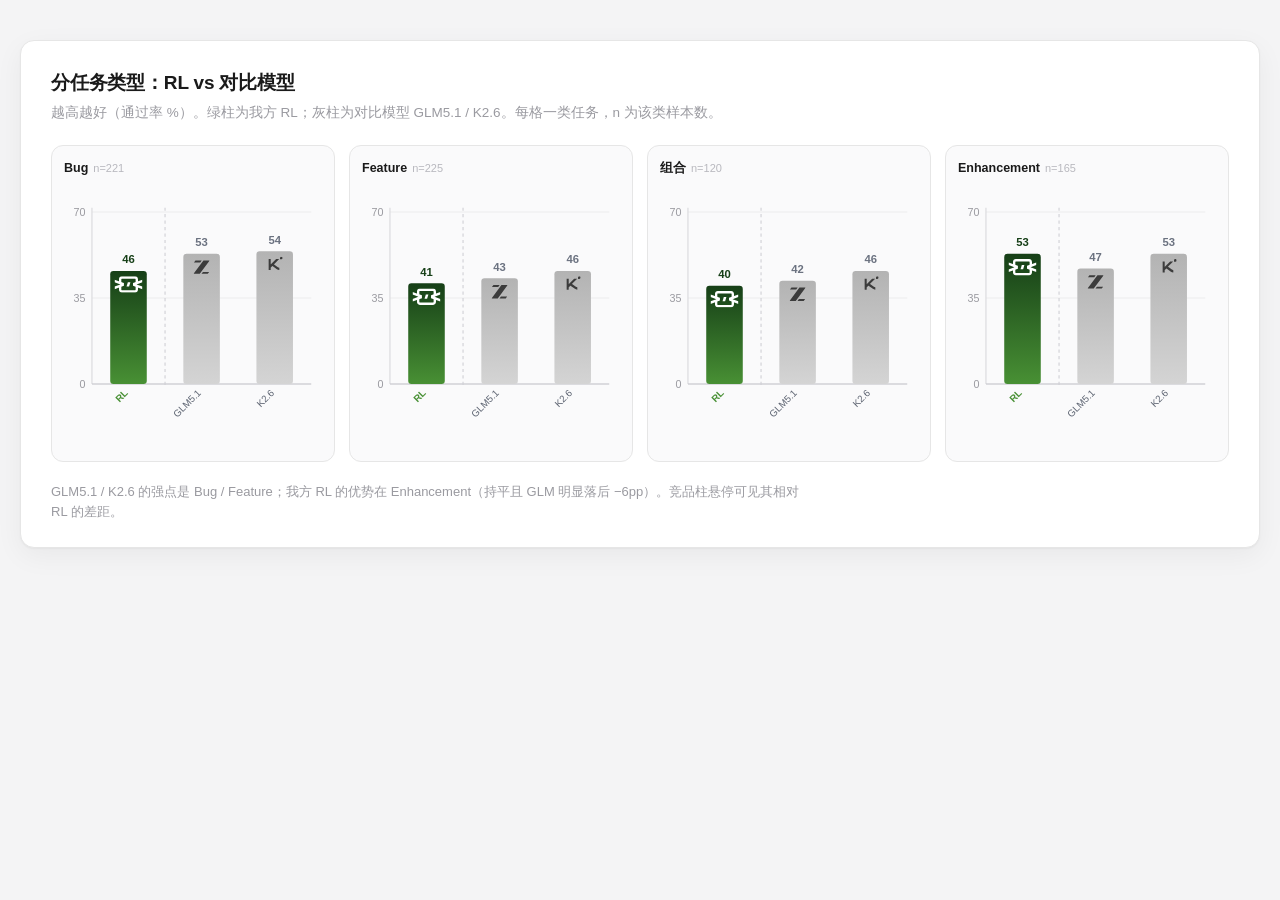
<file: eval/charts/by-task-type.html>
<!DOCTYPE html>
<html lang="zh">
<head>
<meta charset="UTF-8">
<meta name="viewport" content="width=device-width, initial-scale=1.0">
<title>分 repo 类型的编码通过率横评</title>
<style>
  :root{
    --font:-apple-system,BlinkMacSystemFont,"Segoe UI","Helvetica Neue",Arial,"PingFang SC","Microsoft YaHei",sans-serif;
    --mono:ui-monospace,SFMono-Regular,Menlo,Consolas,monospace;
    --ink:#1a1a1a;--muted:#9a9aa0;--muted2:#b8b8be;--border:#e6e6e6;
    --accent:#489034;--accent-deep:#163f17;  /* 我方 v1.3: Vitality Green → Ink Core Green */
  }
  *{box-sizing:border-box;}
  body{margin:0;background:#f4f4f5;font-family:var(--font);color:var(--ink);
    -webkit-font-smoothing:antialiased;padding:40px 20px;display:flex;justify-content:center;}
  .card{background:#fff;border:1px solid var(--border);border-radius:14px;padding:30px 30px 26px;
    width:100%;max-width:1360px;box-shadow:0 1px 2px rgba(0,0,0,.04),0 8px 28px rgba(0,0,0,.05);}
  .title{font-size:19px;font-weight:650;letter-spacing:-.01em;margin:0;line-height:1.3;max-width:760px;}
  .subtitle{font-size:13.5px;color:var(--muted);margin:7px 0 0;line-height:1.5;max-width:900px;}
  .grid{display:grid;gap:14px;margin-top:22px;}
  .panel{background:#fafafb;border:1px solid var(--border);
    border-radius:12px;padding:12px 12px 6px;}
  .panel-name{font-size:12.5px;font-weight:600;color:var(--ink);line-height:1.3;}
  .panel-dom{font-size:11px;font-weight:500;color:var(--muted2);margin-left:5px;}
  .note{font-size:13px;color:var(--muted);margin:20px 0 0;line-height:1.5;max-width:760px;}
  svg text{font-family:var(--font);}
  .blogo{fill:#1a1a1a;opacity:.78;}                /* 灰柱上的单色 logo */
  .bar-hl .blogo{opacity:1;}
  .bar-hl .blogo,.bar-hl .blogo path{fill:#fff;}   /* 高亮(绿)柱上 logo 翻白 */
  .barrect{transition:y .5s cubic-bezier(.22,.61,.36,1),height .5s cubic-bezier(.22,.61,.36,1);}
  .grp{cursor:default;}
  .grp:hover .barrect{filter:brightness(1.05);}
  @media (prefers-reduced-motion:reduce){.barrect{transition:none;}}
  #tip{position:fixed;z-index:50;pointer-events:none;background:#111;color:#fff;border-radius:8px;
    padding:8px 11px;font-size:12.5px;line-height:1.5;box-shadow:0 6px 20px rgba(0,0,0,.25);
    opacity:0;transition:opacity .12s;white-space:nowrap;}
  #tip .t-cat{font-weight:600;margin-bottom:2px;} #tip b{color:#fff;} #tip .t-dim{color:#cfcfd4;}
  #tip .t-up{color:#7fd4a0;} #tip .t-down{color:#ff8f87;}
</style>
</head>
<body>
<div class="card">
  <h2 class="title" id="title"></h2>
  <p class="subtitle" id="subtitle"></p>
  <div class="grid" id="grid"></div>
  <p class="note" id="note"></p>
</div>
<div id="tip"></div>

<script>
/* ╔══════════════════════════════════════════════════════════════╗
   ║  DATA — edit this block only.                                ║
   ╚══════════════════════════════════════════════════════════════╝
   6 个 repo 类型面板，2×3 网格，一张白卡。面板内一根柱 = 一个模型：
   我方系列 base→v1.3（v1.3 为 `hi:true` 绿色高亮基线），后接竞品 GLM5.1 / K2.6。
   `dividerAfter` 在该下标柱之后画一条虚线，分隔"我方 | 竞品"。
   `dom` 是面板名后的小灰字（这里放样本量 n）。
   竞品柱的 `delta` 是相对我方 v1.3 的差距（取自原表，正=反超/负=落后），
   悬停时显示；正绿负红。所有面板共用 max，跨类别柱高可直接比较。 */
const TITLE    = "分任务类型：RL vs 对比模型";
const SUBTITLE = "越高越好（通过率 %）。绿柱为我方 RL；灰柱为对比模型 GLM5.1 / K2.6。每格一类任务，n 为该类样本数。";
const NOTE     = "GLM5.1 / K2.6 的强点是 Bug / Feature；我方 RL 的优势在 Enhancement（持平且 GLM 明显落后 −6pp）。竞品柱悬停可见其相对 RL 的差距。";

const AXIS_MAX = 70;                 // 共用 y 轴上限
const AXIS_TICKS = [0, 35, 70];      // 共用刻度
const GRID_COLS = 4;                 // 每行面板数

const PANELS = [
  {
    name:"Bug", dom:"n=221", dividerAfter:0,
    bars:[
      {label:"RL", logo:"kat", value:46, hi:true},
      {label:"GLM5.1", logo:"zhipu", value:53, delta:7},
      {label:"K2.6",   logo:"kimi",  value:54, delta:8},
    ],
  },
  {
    name:"Feature", dom:"n=225", dividerAfter:0,
    bars:[
      {label:"RL", logo:"kat", value:41, hi:true},
      {label:"GLM5.1", logo:"zhipu", value:43, delta:2},
      {label:"K2.6",   logo:"kimi",  value:46, delta:5},
    ],
  },
  {
    name:"组合", dom:"n=120", dividerAfter:0,
    bars:[
      {label:"RL", logo:"kat", value:40, hi:true},
      {label:"GLM5.1", logo:"zhipu", value:42, delta:2},
      {label:"K2.6",   logo:"kimi",  value:46, delta:6},
    ],
  },
  {
    name:"Enhancement", dom:"n=165", dividerAfter:0,
    bars:[
      {label:"RL", logo:"kat", value:53, hi:true},
      {label:"GLM5.1", logo:"zhipu", value:47, delta:-6},
      {label:"K2.6",   logo:"kimi",  value:53, delta:0},
    ],
  },
];
/* ────────────────────────── end DATA ────────────────────────── */


/* ── logo registry (reusable reference data) ──────────────────────────────
   Each entry: viewBox + inner SVG markup. Monochrome logos (no fill attr)
   inherit `.blogo` fill and flip white on the highlighted bar. */
const LOGOS = {
  kat:{vb:"0 0 127.73 74.83",w:26,h:15.2,inner:'<path fill="#000" d="M31.008 32.516V12.992c0-1.219.988-2.207 2.207-2.207h61.031c1.219 0 2.203.988 2.203 2.207v19.524h10.789V12.992C107.238 5.828 101.41 0 94.246 0H33.215C26.051 0 20.223 5.828 20.223 12.992v19.524z"></path><path fill="#000" d="M96.449 42.145v19.523c0 1.219-.984 2.207-2.203 2.207H33.215c-1.219 0-2.207-.988-2.207-2.207V42.145H20.223v19.523c0 7.164 5.828 12.992 12.992 12.992h61.031c7.164 0 12.992-5.828 12.992-12.992V42.145z"></path><path fill="#489034" d="M42.863 31 .012 15.324v12.223l26.847 9.816L.012 47.184v12.222L42.863 43.742z"></path><path fill="#489034" d="M84.598 31l42.851-15.676v12.223l-26.848 9.816 26.848 9.821v12.222L84.598 43.742z"></path><path fill="#489034" d="M72.496 27.488H60.812l-5.847 19.266h11.683z"></path>'},
  kimi:{vb:"0 0 24 24",w:15,h:15,inner:'<path d="M21.846 0a1.923 1.923 0 110 3.846H20.15a.226.226 0 01-.227-.226V1.923C19.923.861 20.784 0 21.846 0z"></path><path d="M11.065 11.199l7.257-7.2c.137-.136.06-.41-.116-.41H14.3a.164.164 0 00-.117.051l-7.82 7.756c-.122.12-.302.013-.302-.179V3.82c0-.127-.083-.23-.185-.23H3.186c-.103 0-.186.103-.186.23V19.77c0 .128.083.23.186.23h2.69c.103 0 .186-.102.186-.23v-3.25c0-.069.025-.135.069-.178l2.424-2.406a.158.158 0 01.205-.023l6.484 4.772a7.677 7.677 0 003.453 1.283c.108.012.2-.095.2-.23v-3.06c0-.117-.07-.212-.164-.227a5.028 5.028 0 01-2.027-.807l-5.613-4.064c-.117-.078-.132-.279-.028-.381z"></path>'},
  zhipu:{vb:"0 0 24 24",w:15,h:15,inner:'<path d="M12.105 2L9.927 4.953H.653L2.83 2h9.276zM23.254 19.048L21.078 22h-9.242l2.174-2.952h9.244zM24 2L9.264 22H0L14.736 2H24z"></path>'},
};

const tip=document.getElementById("tip");
function showTip(html,e){tip.innerHTML=html;tip.style.opacity=1;moveTip(e);}
function moveTip(e){const pad=14;let x=e.clientX+pad,y=e.clientY+pad;const r=tip.getBoundingClientRect();
  if(x+r.width>innerWidth)x=e.clientX-r.width-pad;if(y+r.height>innerHeight)y=e.clientY-r.height-pad;
  tip.style.left=x+"px";tip.style.top=y+"px";}
function hideTip(){tip.style.opacity=0;}
const NS="http://www.w3.org/2000/svg";
const el=(n,a)=>{const x=document.createElementNS(NS,n);for(const k in a)x.setAttribute(k,a[k]);return x;};
const fmtShow=v=>Number.isInteger(v)?String(v):(Math.round(v*100)/100).toString();
const fmtDelta=d=>(d>0?"+":(d<0?"−":"±"))+Math.abs(d)+"%";

let UID=0;
function renderPanel(p){
  const W=240,H=252,padL=26,padR=10,padT=26,padB=66;
  const baseY=H-padB, topY=padT, plotH=baseY-topY;
  const max=p.max ?? AXIS_MAX;
  const ticks=p.ticks ?? AXIS_TICKS;
  const y=v=>baseY-(v/max)*plotH;
  const n=p.bars.length, innerW=W-padL-padR, slot=innerW/n;
  const barW=Math.min(40,slot*0.5);
  const uid=++UID;

  const wrap=document.createElement("div");wrap.className="panel";
  const head=document.createElement("div");
  head.innerHTML=`<span class="panel-name">${p.name}</span>`+(p.dom?`<span class="panel-dom">${p.dom}</span>`:"");
  wrap.appendChild(head);

  const svg=el("svg",{viewBox:`0 0 ${W} ${H}`,width:"100%",style:"display:block;margin-top:8px;overflow:visible",
    role:"img","aria-label":p.name});
  const defs=el("defs",{});
  const gh=el("linearGradient",{id:`hl${uid}`,x1:0,y1:1,x2:0,y2:0});
  gh.appendChild(el("stop",{offset:"0%","stop-color":"var(--accent)"}));
  gh.appendChild(el("stop",{offset:"100%","stop-color":"var(--accent-deep)"}));
  const gg=el("linearGradient",{id:`gr${uid}`,x1:0,y1:1,x2:0,y2:0});
  gg.appendChild(el("stop",{offset:"0%","stop-color":"#d4d4d4"}));
  gg.appendChild(el("stop",{offset:"100%","stop-color":"#b3b3b3"}));
  defs.appendChild(gh);defs.appendChild(gg);svg.appendChild(defs);

  ticks.forEach(t=>{
    const gy=y(t);
    svg.appendChild(el("line",{x1:padL,x2:W-padR,y1:gy,y2:gy,stroke:"#e6e6e6","stroke-width":1,opacity:t===0?.9:.55}));
    const lab=el("text",{x:padL-6,y:gy+3.5,"text-anchor":"end","font-size":10,fill:"#9a9aa0"});
    lab.textContent=t;svg.appendChild(lab);
  });
  svg.appendChild(el("line",{x1:padL,x2:padL,y1:topY-4,y2:baseY,stroke:"#d8d8dc","stroke-width":1}));
  svg.appendChild(el("line",{x1:padL,x2:W-padR,y1:baseY,y2:baseY,stroke:"#c8c8ce","stroke-width":1}));

  // "我方 | 竞品" 分隔虚线
  if(p.dividerAfter!=null && p.dividerAfter<n-1){
    const dx=padL+slot*(p.dividerAfter+1);
    svg.appendChild(el("line",{x1:dx,x2:dx,y1:topY-4,y2:baseY+2,stroke:"#cfcfd4","stroke-width":1,"stroke-dasharray":"3 3"}));
  }

  p.bars.forEach((b,i)=>{
    const cx=padL+slot*(i+0.5);
    const ty=y(b.value), h=baseY-ty;
    const g=el("g",{class:"grp"+(b.hi?" bar-hl":"")});

    const rect=el("rect",{class:"barrect",x:cx-barW/2,y:baseY,width:barW,height:0,rx:3,
      fill:`url(#${b.hi?"hl":"gr"}${uid})`,opacity:b.missing?.4:1});
    g.appendChild(rect);
    if(!b.missing) requestAnimationFrame(()=>requestAnimationFrame(()=>{rect.setAttribute("y",ty);rect.setAttribute("height",Math.max(0,h));}));

    const sc=el("text",{x:cx,y:(b.missing?baseY-6:ty-7),"text-anchor":"middle","font-size":10.5,"font-family":"var(--mono)",
      "font-weight":b.hi?700:600,fill:b.hi?"var(--accent-deep)":"#6b7280"});
    sc.textContent=b.missing?"—":fmtShow(b.value);g.appendChild(sc);

    if(!b.missing){
      const L=LOGOS[b.logo], ly=ty+5;
      if(L){
        const lw=L.w??12, lh=L.h??12;
        const lg=el("svg",{class:"blogo",x:cx-lw/2,y:ly,width:lw,height:lh,viewBox:L.vb});
        lg.innerHTML=L.inner;g.appendChild(lg);
      }else{
        const fl=el("text",{x:cx,y:ly+12,"text-anchor":"middle","font-size":11,"font-weight":700,
          fill:b.hi?"#fff":"#6b7280"});
        fl.textContent=(b.label||"?").trim()[0];g.appendChild(fl);
      }
    }

    const lx=cx, lyb=baseY+9;
    const t=el("text",{x:lx,y:lyb,"text-anchor":"end","font-size":9,
      "font-weight":b.hi?700:500,fill:b.hi?"var(--accent)":"#5b6270",
      transform:`rotate(-45 ${lx} ${lyb})`});
    t.textContent=b.label;g.appendChild(t);

    const hit=el("rect",{x:cx-slot/2,y:topY-6,width:slot,height:plotH+10,fill:"transparent"});
    let tipHtml=`<div class="t-cat">${b.label} · ${p.name}</div><b>${b.missing?"—":fmtShow(b.value)+"%"}</b>`;
    if(b.delta!=null){
      const cls=b.delta>0?"t-up":(b.delta<0?"t-down":"t-dim");
      tipHtml+=` <span class="${cls}">vs v1.3 ${fmtDelta(b.delta)}</span>`;
    }
    hit.addEventListener("mousemove",e=>showTip(tipHtml,e));
    hit.addEventListener("mouseleave",hideTip);g.appendChild(hit);

    svg.appendChild(g);
  });

  wrap.appendChild(svg);
  return wrap;
}

document.getElementById("title").textContent=TITLE;
const sub=document.getElementById("subtitle");if(SUBTITLE)sub.textContent=SUBTITLE;else sub.style.display="none";
const note=document.getElementById("note");if(NOTE)note.textContent=NOTE;else note.style.display="none";
const host=document.getElementById("grid");
host.style.gridTemplateColumns=`repeat(${GRID_COLS},1fr)`;
PANELS.forEach(p=>host.appendChild(renderPanel(p)));
addEventListener("scroll",hideTip,true);
</script>
</body>
</html>
</file>
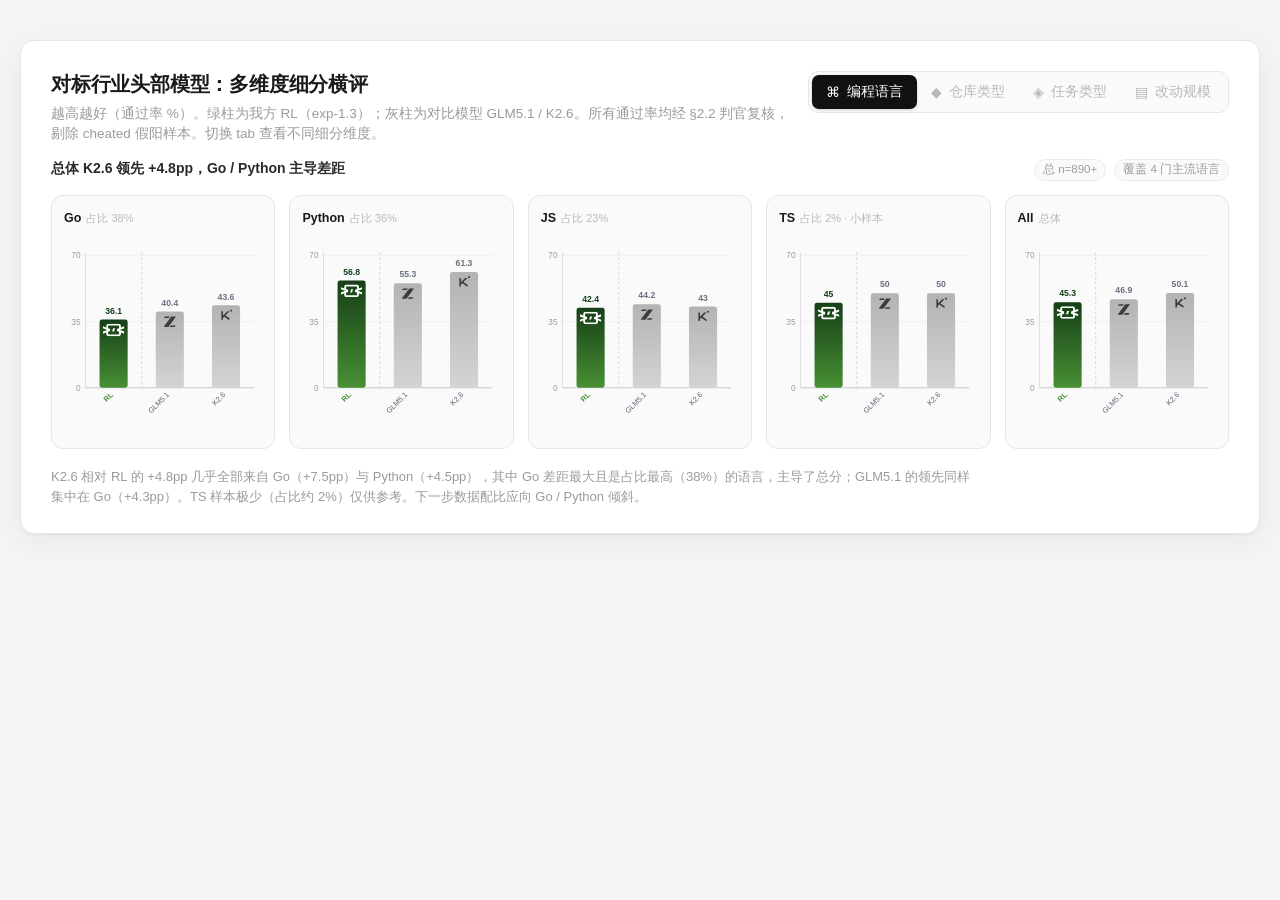
<file: eval/charts/compare-tabs.html>
<!DOCTYPE html>
<html lang="zh">
<head>
<meta charset="UTF-8">
<meta name="viewport" content="width=device-width, initial-scale=1.0">
<title>对标头部模型：多维度细分横评</title>
<style>
  :root{
    --font:-apple-system,BlinkMacSystemFont,"Segoe UI","Helvetica Neue",Arial,"PingFang SC","Microsoft YaHei",sans-serif;
    --mono:ui-monospace,SFMono-Regular,Menlo,Consolas,monospace;
    --ink:#1a1a1a;--muted:#9a9aa0;--muted2:#b8b8be;--border:#e6e6e6;--hairline:#ececec;
    --accent:#489034;--accent-deep:#163f17;
  }
  *{box-sizing:border-box;}
  body{margin:0;background:#f4f4f5;font-family:var(--font);color:var(--ink);
    -webkit-font-smoothing:antialiased;padding:40px 20px;display:flex;justify-content:center;}
  .card{background:#fff;border:1px solid var(--border);border-radius:14px;padding:30px 30px 26px;
    width:100%;max-width:1360px;box-shadow:0 1px 2px rgba(0,0,0,.04),0 8px 28px rgba(0,0,0,.05);}
  .card-head{display:flex;align-items:flex-start;justify-content:space-between;gap:18px;flex-wrap:wrap;}
  .head-left{min-width:0;flex:1;}
  .title{font-size:20px;font-weight:650;letter-spacing:-.01em;margin:0;line-height:1.3;}
  .subtitle{font-size:13.5px;color:var(--muted);margin:7px 0 0;line-height:1.5;max-width:820px;}

  /* Tabs */
  .tabs{display:inline-flex;border:1px solid var(--border);border-radius:10px;padding:3px;background:#fafafa;flex:none;}
  .tab{appearance:none;border:none;background:transparent;font-family:var(--font);font-size:13.5px;font-weight:550;
    color:var(--muted2);padding:8px 14px;border-radius:7px;cursor:pointer;transition:all .18s ease;display:inline-flex;align-items:center;gap:7px;}
  .tab:hover{color:#6a6a70;}
  .tab .tico{font-size:14px;line-height:1;}
  .tab.active{background:#111;color:#fff;box-shadow:0 1px 3px rgba(0,0,0,.18);}

  /* Panel-strip meta line (per-tab subtitle + note) */
  .meta{display:flex;align-items:baseline;justify-content:space-between;gap:16px;margin:14px 0 4px;flex-wrap:wrap;}
  .meta .headline{font-size:14px;color:#2a2a2a;font-weight:600;}
  .meta .badges{display:inline-flex;gap:8px;font-size:11.5px;color:var(--muted);}
  .badge{padding:2.5px 8px;border:1px solid var(--hairline);border-radius:999px;background:#fafafa;}

  /* Bar grid */
  .grid{display:grid;gap:14px;margin-top:14px;}
  .panel{background:#fafafb;border:1px solid var(--border);border-radius:12px;padding:12px 12px 6px;}
  .panel-name{font-size:12.5px;font-weight:600;color:var(--ink);line-height:1.3;}
  .panel-dom{font-size:11px;font-weight:500;color:var(--muted2);margin-left:5px;}

  .note{font-size:13px;color:var(--muted);margin:18px 0 0;line-height:1.55;max-width:920px;}
  svg text{font-family:var(--font);}
  .blogo{fill:#1a1a1a;opacity:.78;}
  .bar-hl .blogo{opacity:1;}
  .bar-hl .blogo,.bar-hl .blogo path{fill:#fff;}
  .barrect{transition:y .5s cubic-bezier(.22,.61,.36,1),height .5s cubic-bezier(.22,.61,.36,1);}
  .grp{cursor:default;}
  .grp:hover .barrect{filter:brightness(1.05);}
  @media (prefers-reduced-motion:reduce){.barrect{transition:none;}}

  #tip{position:fixed;z-index:50;pointer-events:none;background:#111;color:#fff;border-radius:8px;
    padding:8px 11px;font-size:12.5px;line-height:1.5;box-shadow:0 6px 20px rgba(0,0,0,.25);
    opacity:0;transition:opacity .12s;white-space:nowrap;}
  #tip .t-cat{font-weight:600;margin-bottom:2px;} #tip b{color:#fff;} #tip .t-dim{color:#cfcfd4;}
  #tip .t-up{color:#7fd4a0;} #tip .t-down{color:#ff8f87;}
</style>
</head>
<body>
<div class="card">
  <div class="card-head">
    <div class="head-left">
      <h2 class="title" id="title"></h2>
      <p class="subtitle" id="subtitle"></p>
    </div>
    <div class="tabs" id="tabs"></div>
  </div>

  <div class="meta">
    <div class="headline" id="headline"></div>
    <div class="badges" id="badges"></div>
  </div>

  <div class="grid" id="grid"></div>
  <p class="note" id="note"></p>
</div>
<div id="tip"></div>

<script>
/* ╔══════════════════════════════════════════════════════════════╗
   ║  DATA — 四个细分切面合并到同一张卡里，用 tab 切换。            ║
   ║  每个 tab 各自决定 cols / axis / panels / headline / badges。 ║
   ╚══════════════════════════════════════════════════════════════╝ */
const TITLE    = "对标行业头部模型：多维度细分横评";
const SUBTITLE = "越高越好（通过率 %）。绿柱为我方 RL（exp-1.3）；灰柱为对比模型 GLM5.1 / K2.6。所有通过率均经 §2.2 判官复核，剔除 cheated 假阳样本。切换 tab 查看不同细分维度。";

const AXIS_MAX   = 70;
const AXIS_TICKS = [0, 35, 70];

const TABS = [
  {
    id:"lang", label:"编程语言", tico:"⌘",
    cols:5,
    headline:"总体 K2.6 领先 +4.8pp，Go / Python 主导差距",
    badges:["总 n=890+","覆盖 4 门主流语言"],
    note:"K2.6 相对 RL 的 +4.8pp 几乎全部来自 Go（+7.5pp）与 Python（+4.5pp），其中 Go 差距最大且是占比最高（38%）的语言，主导了总分；GLM5.1 的领先同样集中在 Go（+4.3pp）。TS 样本极少（占比约 2%）仅供参考。下一步数据配比应向 Go / Python 倾斜。",
    panels:[
      {name:"Go", dom:"占比 38%", dividerAfter:0, bars:[
        {label:"RL", logo:"kat", value:36.1, hi:true},
        {label:"GLM5.1", logo:"zhipu", value:40.4, delta:4.3},
        {label:"K2.6",   logo:"kimi",  value:43.6, delta:7.5},
      ]},
      {name:"Python", dom:"占比 36%", dividerAfter:0, bars:[
        {label:"RL", logo:"kat", value:56.8, hi:true},
        {label:"GLM5.1", logo:"zhipu", value:55.3, delta:-1.5},
        {label:"K2.6",   logo:"kimi",  value:61.3, delta:4.5},
      ]},
      {name:"JS", dom:"占比 23%", dividerAfter:0, bars:[
        {label:"RL", logo:"kat", value:42.4, hi:true},
        {label:"GLM5.1", logo:"zhipu", value:44.2, delta:1.8},
        {label:"K2.6",   logo:"kimi",  value:43.0, delta:0.6},
      ]},
      {name:"TS", dom:"占比 2% · 小样本", dividerAfter:0, bars:[
        {label:"RL", logo:"kat", value:45.0, hi:true},
        {label:"GLM5.1", logo:"zhipu", value:50.0, delta:5},
        {label:"K2.6",   logo:"kimi",  value:50.0, delta:5},
      ]},
      {name:"All", dom:"总体", dividerAfter:0, bars:[
        {label:"RL", logo:"kat", value:45.3, hi:true},
        {label:"GLM5.1", logo:"zhipu", value:46.9, delta:1.6},
        {label:"K2.6",   logo:"kimi",  value:50.1, delta:4.8},
      ]},
    ],
  },

  {
    id:"repo", label:"仓库类型", tico:"◆",
    cols:3,
    headline:"前端 / UI 是我方唯一双向领先的类别",
    badges:["总 n≈730","覆盖 6 类仓库"],
    note:"竞品柱悬停可见其相对 RL 的差距（G-Δ / K-Δ）。全栈 Web / 安全 / 认证是竞品强项（K-Δ +13~14pp）；前端 / UI 是唯一两家对比模型都落后我方的类别（−13~14pp）；SDK / Library 上三方基本持平，是共同短板。",
    panels:[
      {name:"全栈 Web", dom:"n=192", dividerAfter:0, bars:[
        {label:"RL", logo:"kat", value:43, hi:true},
        {label:"GLM5.1", logo:"zhipu", value:52, delta:9},
        {label:"K2.6",   logo:"kimi",  value:56, delta:14},
      ]},
      {name:"安全 / 认证", dom:"n=158", dividerAfter:0, bars:[
        {label:"RL", logo:"kat", value:38, hi:true},
        {label:"GLM5.1", logo:"zhipu", value:45, delta:7},
        {label:"K2.6",   logo:"kimi",  value:51, delta:13},
      ]},
      {name:"前端 / UI / Web", dom:"n=121", dividerAfter:0, bars:[
        {label:"RL", logo:"kat", value:50, hi:true},
        {label:"GLM5.1", logo:"zhipu", value:37, delta:-13},
        {label:"K2.6",   logo:"kimi",  value:36, delta:-14},
      ]},
      {name:"DevOps / 基础设施", dom:"n=96", dividerAfter:0, bars:[
        {label:"RL", logo:"kat", value:54, hi:true},
        {label:"GLM5.1", logo:"zhipu", value:53, delta:-1},
        {label:"K2.6",   logo:"kimi",  value:57, delta:3},
      ]},
      {name:"SDK / Library", dom:"n=85", dividerAfter:0, bars:[
        {label:"RL", logo:"kat", value:32, hi:true},
        {label:"GLM5.1", logo:"zhipu", value:33, delta:-1},
        {label:"K2.6",   logo:"kimi",  value:32, delta:0},
      ]},
      {name:"桌面应用", dom:"n=79", dividerAfter:0, bars:[
        {label:"RL", logo:"kat", value:63, hi:true},
        {label:"GLM5.1", logo:"zhipu", value:61, delta:4},
        {label:"K2.6",   logo:"kimi",  value:65, delta:1},
      ]},
    ],
  },

  {
    id:"task", label:"任务类型", tico:"◈",
    cols:4,
    headline:"竞品强在 Bug / Feature；我方强在 Enhancement",
    badges:["总 n=731","覆盖 4 类任务"],
    note:"GLM5.1 / K2.6 的强点是 Bug（K-Δ +8pp）/ Feature（K-Δ +5pp）；我方 RL 的优势在 Enhancement——与 K2.6 持平且 GLM 明显落后（−6pp）；组合类任务竞品略优。",
    panels:[
      {name:"Bug", dom:"n=221", dividerAfter:0, bars:[
        {label:"RL", logo:"kat", value:46, hi:true},
        {label:"GLM5.1", logo:"zhipu", value:53, delta:7},
        {label:"K2.6",   logo:"kimi",  value:54, delta:8},
      ]},
      {name:"Feature", dom:"n=225", dividerAfter:0, bars:[
        {label:"RL", logo:"kat", value:41, hi:true},
        {label:"GLM5.1", logo:"zhipu", value:43, delta:2},
        {label:"K2.6",   logo:"kimi",  value:46, delta:5},
      ]},
      {name:"组合", dom:"n=120", dividerAfter:0, bars:[
        {label:"RL", logo:"kat", value:40, hi:true},
        {label:"GLM5.1", logo:"zhipu", value:42, delta:2},
        {label:"K2.6",   logo:"kimi",  value:46, delta:6},
      ]},
      {name:"Enhancement", dom:"n=165", dividerAfter:0, bars:[
        {label:"RL", logo:"kat", value:53, hi:true},
        {label:"GLM5.1", logo:"zhipu", value:47, delta:-6},
        {label:"K2.6",   logo:"kimi",  value:53, delta:0},
      ]},
    ],
  },

  {
    id:"size", label:"改动规模", tico:"▤",
    cols:4,
    headline:"K2.6 的优势集中在小改动，随规模增大单调收窄",
    badges:["总 n=1462","按文件数 · 行数分桶"],
    note:"K2.6 的优势集中在小改动：单文件 +10pp、≤150 行 +5~6pp；到 6+ 文件 / 151-400 行几乎消失（+2pp / 0pp）。差距随改动规模增大单调收窄，指出下一步 RL 应向长程、多文件的复杂改动发力（此表原始数据无 GLM5.1）。",
    panels:[
      {name:"1 文件", dom:"n=105", dividerAfter:0, bars:[
        {label:"RL", logo:"kat", value:52, hi:true},
        {label:"K2.6", logo:"kimi", value:63, delta:10},
      ]},
      {name:"2 文件", dom:"n=126", dividerAfter:0, bars:[
        {label:"RL", logo:"kat", value:52, hi:true},
        {label:"K2.6", logo:"kimi", value:58, delta:6},
      ]},
      {name:"3-5 文件", dom:"n=258", dividerAfter:0, bars:[
        {label:"RL", logo:"kat", value:48, hi:true},
        {label:"K2.6", logo:"kimi", value:52, delta:4},
      ]},
      {name:"6+ 文件", dom:"n=242", dividerAfter:0, bars:[
        {label:"RL", logo:"kat", value:36, hi:true},
        {label:"K2.6", logo:"kimi", value:38, delta:2},
      ]},
      {name:"≤50 行", dom:"n=302", dividerAfter:0, bars:[
        {label:"RL", logo:"kat", value:60, hi:true},
        {label:"K2.6", logo:"kimi", value:66, delta:6},
      ]},
      {name:"51-150 行", dom:"n=264", dividerAfter:0, bars:[
        {label:"RL", logo:"kat", value:41, hi:true},
        {label:"K2.6", logo:"kimi", value:46, delta:5},
      ]},
      {name:"151-400 行", dom:"n=120", dividerAfter:0, bars:[
        {label:"RL", logo:"kat", value:28, hi:true},
        {label:"K2.6", logo:"kimi", value:28, delta:0},
      ]},
      {name:">400 行", dom:"n=45", dividerAfter:0, bars:[
        {label:"RL", logo:"kat", value:20, hi:true},
        {label:"K2.6", logo:"kimi", value:24, delta:4},
      ]},
    ],
  },
];

/* ────────────────────────── end DATA ────────────────────────── */

const LOGOS = {
  kat:{vb:"0 0 127.73 74.83",w:26,h:15.2,inner:'<path fill="#000" d="M31.008 32.516V12.992c0-1.219.988-2.207 2.207-2.207h61.031c1.219 0 2.203.988 2.203 2.207v19.524h10.789V12.992C107.238 5.828 101.41 0 94.246 0H33.215C26.051 0 20.223 5.828 20.223 12.992v19.524z"></path><path fill="#000" d="M96.449 42.145v19.523c0 1.219-.984 2.207-2.203 2.207H33.215c-1.219 0-2.207-.988-2.207-2.207V42.145H20.223v19.523c0 7.164 5.828 12.992 12.992 12.992h61.031c7.164 0 12.992-5.828 12.992-12.992V42.145z"></path><path fill="#489034" d="M42.863 31 .012 15.324v12.223l26.847 9.816L.012 47.184v12.222L42.863 43.742z"></path><path fill="#489034" d="M84.598 31l42.851-15.676v12.223l-26.848 9.816 26.848 9.821v12.222L84.598 43.742z"></path><path fill="#489034" d="M72.496 27.488H60.812l-5.847 19.266h11.683z"></path>'},
  kimi:{vb:"0 0 24 24",w:15,h:15,inner:'<path d="M21.846 0a1.923 1.923 0 110 3.846H20.15a.226.226 0 01-.227-.226V1.923C19.923.861 20.784 0 21.846 0z"></path><path d="M11.065 11.199l7.257-7.2c.137-.136.06-.41-.116-.41H14.3a.164.164 0 00-.117.051l-7.82 7.756c-.122.12-.302.013-.302-.179V3.82c0-.127-.083-.23-.185-.23H3.186c-.103 0-.186.103-.186.23V19.77c0 .128.083.23.186.23h2.69c.103 0 .186-.102.186-.23v-3.25c0-.069.025-.135.069-.178l2.424-2.406a.158.158 0 01.205-.023l6.484 4.772a7.677 7.677 0 003.453 1.283c.108.012.2-.095.2-.23v-3.06c0-.117-.07-.212-.164-.227a5.028 5.028 0 01-2.027-.807l-5.613-4.064c-.117-.078-.132-.279-.028-.381z"></path>'},
  zhipu:{vb:"0 0 24 24",w:15,h:15,inner:'<path d="M12.105 2L9.927 4.953H.653L2.83 2h9.276zM23.254 19.048L21.078 22h-9.242l2.174-2.952h9.244zM24 2L9.264 22H0L14.736 2H24z"></path>'},
};

const tip=document.getElementById("tip");
function showTip(html,e){tip.innerHTML=html;tip.style.opacity=1;moveTip(e);}
function moveTip(e){const pad=14;let x=e.clientX+pad,y=e.clientY+pad;const r=tip.getBoundingClientRect();
  if(x+r.width>innerWidth)x=e.clientX-r.width-pad;if(y+r.height>innerHeight)y=e.clientY-r.height-pad;
  tip.style.left=x+"px";tip.style.top=y+"px";}
function hideTip(){tip.style.opacity=0;}
const NS="http://www.w3.org/2000/svg";
const el=(n,a)=>{const x=document.createElementNS(NS,n);for(const k in a)x.setAttribute(k,a[k]);return x;};
const fmtShow=v=>Number.isInteger(v)?String(v):(Math.round(v*100)/100).toString();
const fmtDelta=d=>(d>0?"+":(d<0?"−":"±"))+Math.abs(d)+"%";

let UID=0;
function renderPanel(p){
  const W=240,H=252,padL=26,padR=10,padT=26,padB=66;
  const baseY=H-padB, topY=padT, plotH=baseY-topY;
  const y=v=>baseY-(v/AXIS_MAX)*plotH;
  const n=p.bars.length, innerW=W-padL-padR, slot=innerW/n;
  const barW=Math.min(40,slot*0.5);
  const uid=++UID;

  const wrap=document.createElement("div");wrap.className="panel";
  const head=document.createElement("div");
  head.innerHTML=`<span class="panel-name">${p.name}</span>`+(p.dom?`<span class="panel-dom">${p.dom}</span>`:"");
  wrap.appendChild(head);

  const svg=el("svg",{viewBox:`0 0 ${W} ${H}`,width:"100%",style:"display:block;margin-top:8px;overflow:visible",
    role:"img","aria-label":p.name});
  const defs=el("defs",{});
  const gh=el("linearGradient",{id:`hl${uid}`,x1:0,y1:1,x2:0,y2:0});
  gh.appendChild(el("stop",{offset:"0%","stop-color":"var(--accent)"}));
  gh.appendChild(el("stop",{offset:"100%","stop-color":"var(--accent-deep)"}));
  const gg=el("linearGradient",{id:`gr${uid}`,x1:0,y1:1,x2:0,y2:0});
  gg.appendChild(el("stop",{offset:"0%","stop-color":"#d4d4d4"}));
  gg.appendChild(el("stop",{offset:"100%","stop-color":"#b3b3b3"}));
  defs.appendChild(gh);defs.appendChild(gg);svg.appendChild(defs);

  AXIS_TICKS.forEach(t=>{
    const gy=y(t);
    svg.appendChild(el("line",{x1:padL,x2:W-padR,y1:gy,y2:gy,stroke:"#e6e6e6","stroke-width":1,opacity:t===0?.9:.55}));
    const lab=el("text",{x:padL-6,y:gy+3.5,"text-anchor":"end","font-size":10,fill:"#9a9aa0"});
    lab.textContent=t;svg.appendChild(lab);
  });
  svg.appendChild(el("line",{x1:padL,x2:padL,y1:topY-4,y2:baseY,stroke:"#d8d8dc","stroke-width":1}));
  svg.appendChild(el("line",{x1:padL,x2:W-padR,y1:baseY,y2:baseY,stroke:"#c8c8ce","stroke-width":1}));

  if(p.dividerAfter!=null && p.dividerAfter<n-1){
    const dx=padL+slot*(p.dividerAfter+1);
    svg.appendChild(el("line",{x1:dx,x2:dx,y1:topY-4,y2:baseY+2,stroke:"#cfcfd4","stroke-width":1,"stroke-dasharray":"3 3"}));
  }

  p.bars.forEach((b,i)=>{
    const cx=padL+slot*(i+0.5);
    const ty=y(b.value), h=baseY-ty;
    const g=el("g",{class:"grp"+(b.hi?" bar-hl":"")});

    const rect=el("rect",{class:"barrect",x:cx-barW/2,y:baseY,width:barW,height:0,rx:3,
      fill:`url(#${b.hi?"hl":"gr"}${uid})`,opacity:b.missing?.4:1});
    g.appendChild(rect);
    if(!b.missing) requestAnimationFrame(()=>requestAnimationFrame(()=>{rect.setAttribute("y",ty);rect.setAttribute("height",Math.max(0,h));}));

    const sc=el("text",{x:cx,y:(b.missing?baseY-6:ty-7),"text-anchor":"middle","font-size":10.5,"font-family":"var(--mono)",
      "font-weight":b.hi?700:600,fill:b.hi?"var(--accent-deep)":"#6b7280"});
    sc.textContent=b.missing?"—":fmtShow(b.value);g.appendChild(sc);

    if(!b.missing){
      const L=LOGOS[b.logo], ly=ty+5;
      if(L){
        const lw=L.w??12, lh=L.h??12;
        const lg=el("svg",{class:"blogo",x:cx-lw/2,y:ly,width:lw,height:lh,viewBox:L.vb});
        lg.innerHTML=L.inner;g.appendChild(lg);
      }else{
        const fl=el("text",{x:cx,y:ly+12,"text-anchor":"middle","font-size":11,"font-weight":700,
          fill:b.hi?"#fff":"#6b7280"});
        fl.textContent=(b.label||"?").trim()[0];g.appendChild(fl);
      }
    }

    const lx=cx, lyb=baseY+9;
    const t=el("text",{x:lx,y:lyb,"text-anchor":"end","font-size":9,
      "font-weight":b.hi?700:500,fill:b.hi?"var(--accent)":"#5b6270",
      transform:`rotate(-45 ${lx} ${lyb})`});
    t.textContent=b.label;g.appendChild(t);

    const hit=el("rect",{x:cx-slot/2,y:topY-6,width:slot,height:plotH+10,fill:"transparent"});
    let tipHtml=`<div class="t-cat">${b.label} · ${p.name}</div><b>${b.missing?"—":fmtShow(b.value)+"%"}</b>`;
    if(b.delta!=null){
      const cls=b.delta>0?"t-up":(b.delta<0?"t-down":"t-dim");
      tipHtml+=` <span class="${cls}">vs v1.3 ${fmtDelta(b.delta)}</span>`;
    }
    hit.addEventListener("mousemove",e=>showTip(tipHtml,e));
    hit.addEventListener("mouseleave",hideTip);g.appendChild(hit);

    svg.appendChild(g);
  });

  wrap.appendChild(svg);
  return wrap;
}

let currentTab = TABS[0].id;
function renderTabs(){
  const el=document.getElementById("tabs");
  el.innerHTML=TABS.map(t=>`<button class="tab" data-tab="${t.id}"><span class="tico">${t.tico}</span>${t.label}</button>`).join("");
  el.querySelectorAll(".tab").forEach(btn=>btn.addEventListener("click",()=>{currentTab=btn.dataset.tab;renderAll();}));
}
function renderAll(){
  const tab=TABS.find(t=>t.id===currentTab);
  document.querySelectorAll(".tab").forEach(t=>t.classList.toggle("active",t.dataset.tab===currentTab));
  document.getElementById("headline").textContent=tab.headline||"";
  const badges=document.getElementById("badges");
  badges.innerHTML=(tab.badges||[]).map(b=>`<span class="badge">${b}</span>`).join("");
  const host=document.getElementById("grid");
  host.innerHTML="";
  host.style.gridTemplateColumns=`repeat(${tab.cols},1fr)`;
  tab.panels.forEach(p=>host.appendChild(renderPanel(p)));
  document.getElementById("note").textContent=tab.note||"";
}

document.getElementById("title").textContent=TITLE;
document.getElementById("subtitle").textContent=SUBTITLE;
renderTabs();renderAll();
addEventListener("scroll",hideTip,true);
</script>
</body>
</html>
</file>
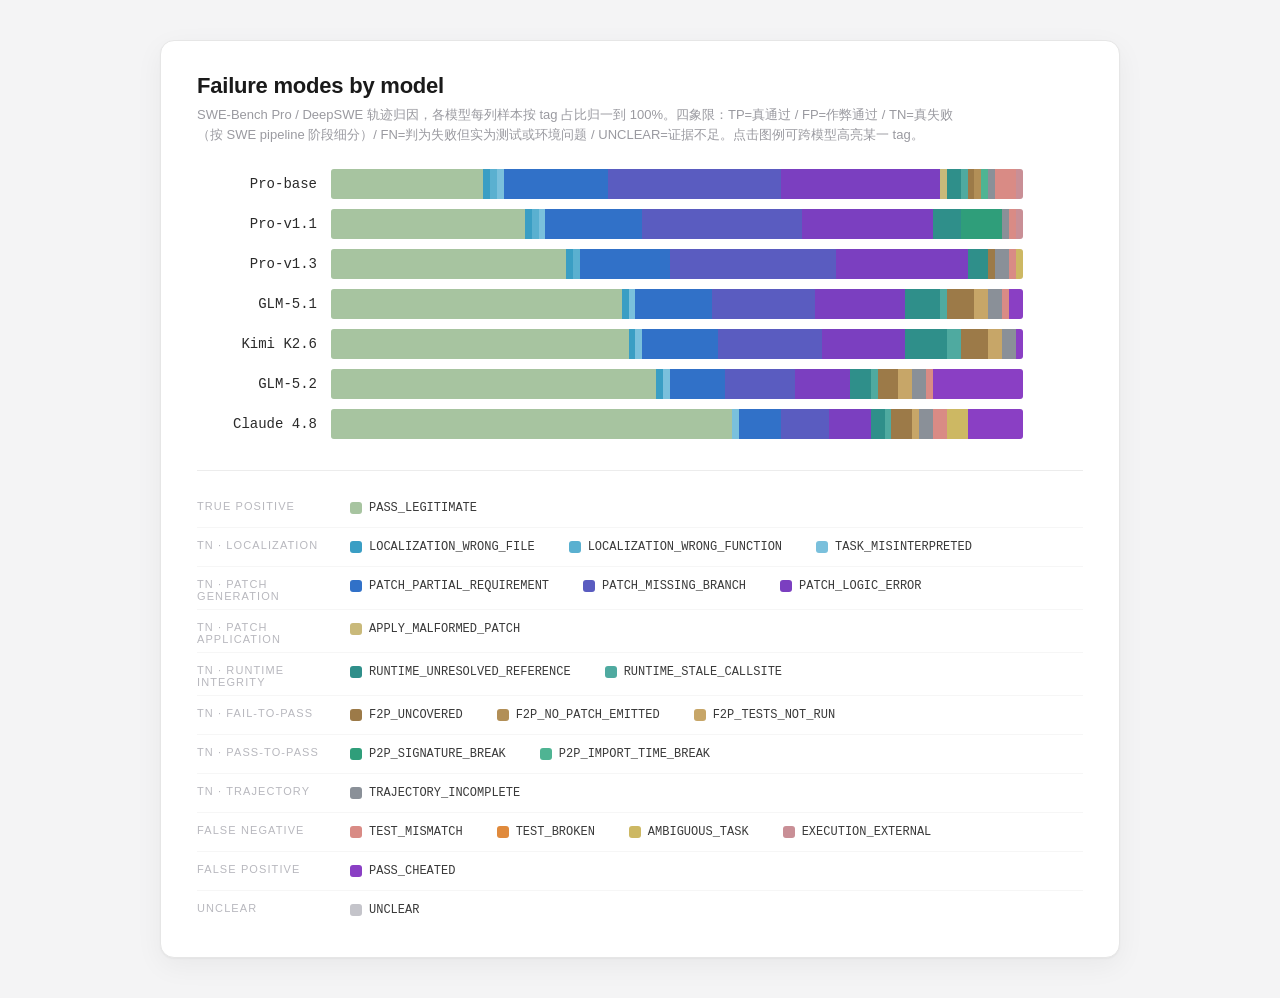
<file: eval/charts/failure-modes.html>
<!DOCTYPE html>
<html lang="zh">
<head>
<meta charset="UTF-8">
<meta name="viewport" content="width=device-width, initial-scale=1.0">
<title>Failure modes by model</title>
<style>
  :root{
    --font:-apple-system,BlinkMacSystemFont,"Segoe UI","Helvetica Neue",Arial,"PingFang SC","Microsoft YaHei",sans-serif;
    --mono:ui-monospace,"SF Mono","JetBrains Mono",Menlo,Consolas,monospace;
    --ink:#1a1a1a;--muted:#9a9aa0;--muted2:#b8b8be;--hairline:#ececec;--border:#e6e6e6;
  }
  *{box-sizing:border-box;}
  body{margin:0;background:#f4f4f5;font-family:var(--font);color:var(--ink);
    -webkit-font-smoothing:antialiased;padding:40px 20px;display:flex;justify-content:center;}
  .card{background:#fff;border:1px solid var(--border);border-radius:14px;padding:32px 36px 28px;
    width:100%;max-width:960px;box-shadow:0 1px 2px rgba(0,0,0,.04),0 8px 28px rgba(0,0,0,.05);}
  .card-head{display:flex;align-items:flex-start;justify-content:space-between;gap:16px;margin-bottom:6px;}
  .title{font-size:22px;font-weight:650;letter-spacing:-.01em;margin:0;}
  .subtitle{font-size:13px;color:var(--muted);margin:6px 0 20px;line-height:1.5;max-width:760px;}
  .row{display:grid;grid-template-columns:120px 1fr 46px;align-items:center;column-gap:14px;padding:5px 0;}
  .row-label{font-size:14px;text-align:right;color:#2a2a2a;white-space:nowrap;font-family:var(--mono);}
  .bar{display:flex;height:30px;border-radius:3px;overflow:hidden;background:#f5f5f5;}
  .seg{height:100%;transition:width .55s cubic-bezier(.4,0,.2,1),opacity .2s ease;cursor:pointer;min-width:0;}
  .seg.dim{opacity:.18;} .seg.hot{box-shadow:inset 0 0 0 1.5px rgba(0,0,0,.35);}
  .row-n{font-size:12px;color:var(--muted2);font-variant-numeric:tabular-nums;}
  .legend{margin-top:26px;border-top:1px solid var(--hairline);padding-top:18px;}
  .leg-group{display:grid;grid-template-columns:130px 1fr;align-items:start;gap:6px 14px;padding:7px 0;}
  .leg-group+.leg-group{border-top:1px solid #f6f6f6;}
  .leg-grouptitle{font-size:11px;letter-spacing:.1em;color:var(--muted2);text-transform:uppercase;padding-top:4px;}
  .leg-items{display:flex;flex-wrap:wrap;gap:8px 16px;}
  .leg{display:inline-flex;align-items:center;gap:7px;font-size:12px;font-family:var(--mono);color:#3a3a3a;
    cursor:pointer;padding:4px 8px;border-radius:6px;border:1px solid transparent;transition:background .15s,border-color .15s;user-select:none;}
  .leg:hover{background:#f6f6f7;} .leg.sel{border-color:#cfcfd4;background:#f1f1f3;} .leg.faded{opacity:.35;}
  .swatch{width:12px;height:12px;border-radius:3px;flex:none;}
  #tip{position:fixed;z-index:50;pointer-events:none;background:#111;color:#fff;border-radius:8px;
    padding:8px 11px;font-size:12.5px;line-height:1.45;box-shadow:0 6px 20px rgba(0,0,0,.25);
    opacity:0;transform:translateY(4px);transition:opacity .12s;white-space:nowrap;}
  #tip .t-cat{font-family:var(--mono);font-weight:600;} #tip .t-sub{color:#c8c8cc;} #tip b{color:#fff;}
</style>
</head>
<body>
<div class="card">
  <div class="card-head">
    <h2 class="title" id="title"></h2>
  </div>
  <p class="subtitle" id="subtitle"></p>
  <div id="rows"></div>
  <div class="legend" id="legend"></div>
</div>
<div id="tip"></div>
<script>
const TITLE = "Failure modes by model";
const SUBTITLE = "SWE-Bench Pro / DeepSWE 轨迹归因，各模型每列样本按 tag 占比归一到 100%。四象限：TP=真通过 / FP=作弊通过 / TN=真失败（按 SWE pipeline 阶段细分）/ FN=判为失败但实为测试或环境问题 / UNCLEAR=证据不足。点击图例可跨模型高亮某一 tag。";

const CATS = [
  {k:"PASS_LEGITIMATE",            c:"#a7c4a0", g:"TRUE POSITIVE"},
  {k:"LOCALIZATION_WRONG_FILE",     c:"#3a9ec4", g:"TN · Localization"},
  {k:"LOCALIZATION_WRONG_FUNCTION", c:"#5ab0d0", g:"TN · Localization"},
  {k:"TASK_MISINTERPRETED",         c:"#7ac0dc", g:"TN · Localization"},
  {k:"PATCH_PARTIAL_REQUIREMENT",   c:"#3171c8", g:"TN · Patch Generation"},
  {k:"PATCH_MISSING_BRANCH",        c:"#5a5cc0", g:"TN · Patch Generation"},
  {k:"PATCH_LOGIC_ERROR",           c:"#7b3fc0", g:"TN · Patch Generation"},
  {k:"APPLY_MALFORMED_PATCH",       c:"#c9b97a", g:"TN · Patch Application"},
  {k:"RUNTIME_UNRESOLVED_REFERENCE",c:"#2f8f8a", g:"TN · Runtime Integrity"},
  {k:"RUNTIME_STALE_CALLSITE",      c:"#4faaa0", g:"TN · Runtime Integrity"},
  {k:"F2P_UNCOVERED",               c:"#9c7a48", g:"TN · Fail-to-Pass"},
  {k:"F2P_NO_PATCH_EMITTED",        c:"#b28f57", g:"TN · Fail-to-Pass"},
  {k:"F2P_TESTS_NOT_RUN",           c:"#c7a668", g:"TN · Fail-to-Pass"},
  {k:"P2P_SIGNATURE_BREAK",         c:"#2f9e7a", g:"TN · Pass-to-Pass"},
  {k:"P2P_IMPORT_TIME_BREAK",       c:"#4fb493", g:"TN · Pass-to-Pass"},
  {k:"TRAJECTORY_INCOMPLETE",       c:"#8a9098", g:"TN · Trajectory"},
  {k:"TEST_MISMATCH",               c:"#d98b85", g:"FALSE NEGATIVE"},
  {k:"TEST_BROKEN",                 c:"#e08a3c", g:"FALSE NEGATIVE"},
  {k:"AMBIGUOUS_TASK",              c:"#cdb863", g:"FALSE NEGATIVE"},
  {k:"EXECUTION_EXTERNAL",          c:"#c98f96", g:"FALSE NEGATIVE"},
  {k:"PASS_CHEATED",                c:"#8a3fc4", g:"FALSE POSITIVE"},
  {k:"UNCLEAR",                     c:"#c4c4ca", g:"UNCLEAR"},
];
const GROUPS = ["TRUE POSITIVE","TN · Localization","TN · Patch Generation","TN · Patch Application",
  "TN · Runtime Integrity","TN · Fail-to-Pass","TN · Pass-to-Pass","TN · Trajectory",
  "FALSE NEGATIVE","FALSE POSITIVE","UNCLEAR"];

// order top→bottom: 我方 Pro 三代 + 对比模型，按 PASS_LEGITIMATE 递增
const ORDER = ["Pro-base","Pro-v1.1","Pro-v1.3","GLM-5.1","Kimi K2.6","GLM-5.2","Claude 4.8"];
const DIST = {
  "Pro-base": {PASS_LEGITIMATE:22,PASS_CHEATED:0,LOCALIZATION_WRONG_FILE:1,LOCALIZATION_WRONG_FUNCTION:1,TASK_MISINTERPRETED:1,PATCH_PARTIAL_REQUIREMENT:15,PATCH_MISSING_BRANCH:25,PATCH_LOGIC_ERROR:23,APPLY_MALFORMED_PATCH:1,RUNTIME_UNRESOLVED_REFERENCE:2,RUNTIME_STALE_CALLSITE:1,F2P_UNCOVERED:1,F2P_NO_PATCH_EMITTED:1,F2P_TESTS_NOT_RUN:0,P2P_SIGNATURE_BREAK:0,P2P_IMPORT_TIME_BREAK:1,TRAJECTORY_INCOMPLETE:1,TEST_MISMATCH:3,TEST_BROKEN:0,AMBIGUOUS_TASK:0,EXECUTION_EXTERNAL:1,UNCLEAR:0},
  "Pro-v1.1": {PASS_LEGITIMATE:28,PASS_CHEATED:0,LOCALIZATION_WRONG_FILE:1,LOCALIZATION_WRONG_FUNCTION:1,TASK_MISINTERPRETED:1,PATCH_PARTIAL_REQUIREMENT:14,PATCH_MISSING_BRANCH:23,PATCH_LOGIC_ERROR:19,APPLY_MALFORMED_PATCH:0,RUNTIME_UNRESOLVED_REFERENCE:4,RUNTIME_STALE_CALLSITE:0,F2P_UNCOVERED:0,F2P_NO_PATCH_EMITTED:0,F2P_TESTS_NOT_RUN:0,P2P_SIGNATURE_BREAK:6,P2P_IMPORT_TIME_BREAK:0,TRAJECTORY_INCOMPLETE:1,TEST_MISMATCH:1,TEST_BROKEN:0,AMBIGUOUS_TASK:0,EXECUTION_EXTERNAL:1,UNCLEAR:0},
  "Pro-v1.3": {PASS_LEGITIMATE:34,PASS_CHEATED:0,LOCALIZATION_WRONG_FILE:1,LOCALIZATION_WRONG_FUNCTION:1,TASK_MISINTERPRETED:0,PATCH_PARTIAL_REQUIREMENT:13,PATCH_MISSING_BRANCH:24,PATCH_LOGIC_ERROR:19,APPLY_MALFORMED_PATCH:0,RUNTIME_UNRESOLVED_REFERENCE:3,RUNTIME_STALE_CALLSITE:0,F2P_UNCOVERED:1,F2P_NO_PATCH_EMITTED:0,F2P_TESTS_NOT_RUN:0,P2P_SIGNATURE_BREAK:0,P2P_IMPORT_TIME_BREAK:0,TRAJECTORY_INCOMPLETE:2,TEST_MISMATCH:1,TEST_BROKEN:0,AMBIGUOUS_TASK:1,EXECUTION_EXTERNAL:0,UNCLEAR:0},
  "GLM-5.1":   {PASS_LEGITIMATE:42,PASS_CHEATED:2,LOCALIZATION_WRONG_FILE:1,LOCALIZATION_WRONG_FUNCTION:0,TASK_MISINTERPRETED:1,PATCH_PARTIAL_REQUIREMENT:11,PATCH_MISSING_BRANCH:15,PATCH_LOGIC_ERROR:13,APPLY_MALFORMED_PATCH:0,RUNTIME_UNRESOLVED_REFERENCE:5,RUNTIME_STALE_CALLSITE:1,F2P_UNCOVERED:4,F2P_NO_PATCH_EMITTED:0,F2P_TESTS_NOT_RUN:2,P2P_SIGNATURE_BREAK:0,P2P_IMPORT_TIME_BREAK:0,TRAJECTORY_INCOMPLETE:2,TEST_MISMATCH:1,TEST_BROKEN:0,AMBIGUOUS_TASK:0,EXECUTION_EXTERNAL:0,UNCLEAR:0},
  "Kimi K2.6": {PASS_LEGITIMATE:43,PASS_CHEATED:1,LOCALIZATION_WRONG_FILE:1,LOCALIZATION_WRONG_FUNCTION:0,TASK_MISINTERPRETED:1,PATCH_PARTIAL_REQUIREMENT:11,PATCH_MISSING_BRANCH:15,PATCH_LOGIC_ERROR:12,APPLY_MALFORMED_PATCH:0,RUNTIME_UNRESOLVED_REFERENCE:6,RUNTIME_STALE_CALLSITE:2,F2P_UNCOVERED:4,F2P_NO_PATCH_EMITTED:0,F2P_TESTS_NOT_RUN:2,P2P_SIGNATURE_BREAK:0,P2P_IMPORT_TIME_BREAK:0,TRAJECTORY_INCOMPLETE:2,TEST_MISMATCH:0,TEST_BROKEN:0,AMBIGUOUS_TASK:0,EXECUTION_EXTERNAL:0,UNCLEAR:0},
  "GLM-5.2":   {PASS_LEGITIMATE:47,PASS_CHEATED:13,LOCALIZATION_WRONG_FILE:1,LOCALIZATION_WRONG_FUNCTION:0,TASK_MISINTERPRETED:1,PATCH_PARTIAL_REQUIREMENT:8,PATCH_MISSING_BRANCH:10,PATCH_LOGIC_ERROR:8,APPLY_MALFORMED_PATCH:0,RUNTIME_UNRESOLVED_REFERENCE:3,RUNTIME_STALE_CALLSITE:1,F2P_UNCOVERED:3,F2P_NO_PATCH_EMITTED:0,F2P_TESTS_NOT_RUN:2,P2P_SIGNATURE_BREAK:0,P2P_IMPORT_TIME_BREAK:0,TRAJECTORY_INCOMPLETE:2,TEST_MISMATCH:1,TEST_BROKEN:0,AMBIGUOUS_TASK:0,EXECUTION_EXTERNAL:0,UNCLEAR:0},
  "Claude 4.8":{PASS_LEGITIMATE:58,PASS_CHEATED:8,LOCALIZATION_WRONG_FILE:0,LOCALIZATION_WRONG_FUNCTION:0,TASK_MISINTERPRETED:1,PATCH_PARTIAL_REQUIREMENT:6,PATCH_MISSING_BRANCH:7,PATCH_LOGIC_ERROR:6,APPLY_MALFORMED_PATCH:0,RUNTIME_UNRESOLVED_REFERENCE:2,RUNTIME_STALE_CALLSITE:1,F2P_UNCOVERED:3,F2P_NO_PATCH_EMITTED:0,F2P_TESTS_NOT_RUN:1,P2P_SIGNATURE_BREAK:0,P2P_IMPORT_TIME_BREAK:0,TRAJECTORY_INCOMPLETE:2,TEST_MISMATCH:2,TEST_BROKEN:0,AMBIGUOUS_TASK:3,EXECUTION_EXTERNAL:0,UNCLEAR:0},
};

const COLOR=Object.fromEntries(CATS.map(c=>[c.k,c.c]));
const tip=document.getElementById("tip");
let activeCat=null;
function showTip(html,e){tip.innerHTML=html;tip.style.opacity=1;moveTip(e);}
function moveTip(e){const pad=14;let x=e.clientX+pad,y=e.clientY+pad;const r=tip.getBoundingClientRect();
  if(x+r.width>innerWidth)x=e.clientX-r.width-pad;if(y+r.height>innerHeight)y=e.clientY-r.height-pad;
  tip.style.left=x+"px";tip.style.top=y+"px";}
function hideTip(){tip.style.opacity=0;}
function normalize(d){const s=Object.values(d).reduce((a,b)=>a+b,0)||1;
  return Object.fromEntries(Object.entries(d).map(([k,v])=>[k,v/s*100]));}

function renderBars(){
  const rows=document.getElementById("rows");rows.innerHTML="";
  ORDER.forEach(row=>{
    const dist=normalize(DIST[row]);
    let seg="";
    CATS.forEach(cat=>{const pct=dist[cat.k];if(!pct)return;
      seg+=`<div class="seg" data-cat="${cat.k}" data-pct="${pct.toFixed(1)}" style="width:${pct}%;background:${cat.c}"></div>`;});
    const div=document.createElement("div");div.className="row";
    div.innerHTML=`<div class="row-label">${row}</div><div class="bar">${seg}</div><div class="row-n"></div>`;
    rows.appendChild(div);
  });
  document.querySelectorAll(".seg").forEach(s=>{
    s.addEventListener("mousemove",e=>showTip(`<div class="t-cat" style="color:${COLOR[s.dataset.cat]}">${s.dataset.cat}</div><div class="t-sub"><b>${s.dataset.pct}%</b></div>`,e));
    s.addEventListener("mouseleave",hideTip);
  });
  applyHighlight();
}
function renderLegend(){
  const legend=document.getElementById("legend");legend.innerHTML="";
  GROUPS.forEach(g=>{const items=CATS.filter(c=>c.g===g);if(!items.length)return;
    const wrap=document.createElement("div");wrap.className="leg-group";
    wrap.innerHTML=`<div class="leg-grouptitle">${g}</div><div class="leg-items">`+
      items.map(c=>`<span class="leg" data-cat="${c.k}"><span class="swatch" style="background:${c.c}"></span>${c.k}</span>`).join("")+`</div>`;
    legend.appendChild(wrap);});
  document.querySelectorAll(".leg").forEach(leg=>leg.addEventListener("click",()=>{
    activeCat=(activeCat===leg.dataset.cat)?null:leg.dataset.cat;applyHighlight();}));
}
function applyHighlight(){
  document.querySelectorAll(".seg").forEach(s=>{
    s.classList.toggle("dim",activeCat&&s.dataset.cat!==activeCat);
    s.classList.toggle("hot",activeCat&&s.dataset.cat===activeCat);});
  document.querySelectorAll(".leg").forEach(l=>{
    l.classList.toggle("sel",activeCat&&l.dataset.cat===activeCat);
    l.classList.toggle("faded",activeCat&&l.dataset.cat!==activeCat);});
}
document.getElementById("title").textContent=TITLE;
document.getElementById("subtitle").textContent=SUBTITLE;
renderLegend();renderBars();
addEventListener("scroll",hideTip,true);
</script>
</body>
</html>
</file>
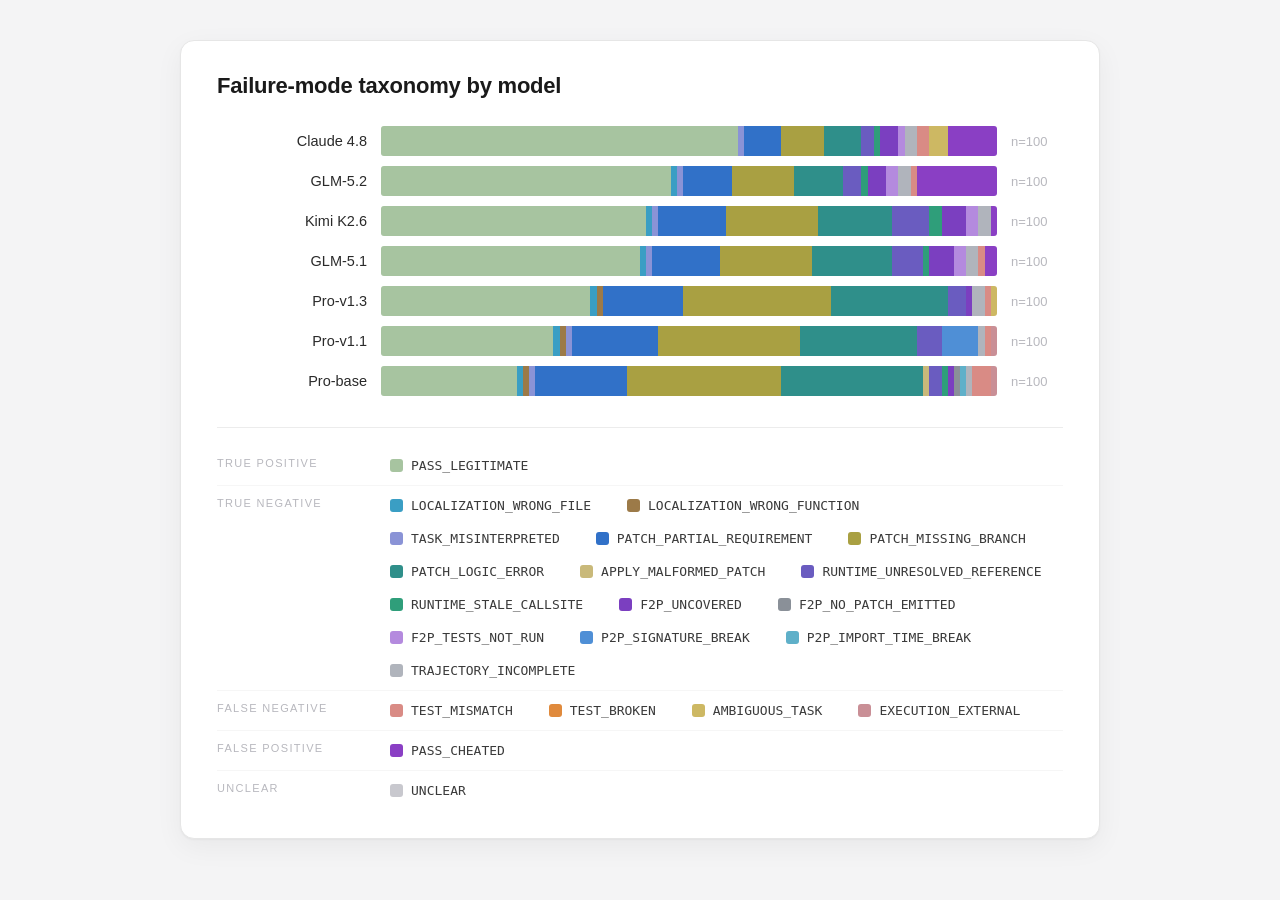
<file: eval/charts/failure-taxonomy.html>
<!DOCTYPE html>
<html lang="en">
<head>
<meta charset="UTF-8">
<meta name="viewport" content="width=device-width, initial-scale=1.0">
<title>Stacked bar + tabs</title>
<style>
  :root{
    --font:-apple-system,BlinkMacSystemFont,"Segoe UI","Helvetica Neue",Arial,"PingFang SC","Microsoft YaHei",sans-serif;
    --mono:ui-monospace,"SF Mono","JetBrains Mono",Menlo,Consolas,monospace;
    --ink:#1a1a1a;--muted:#9a9aa0;--muted2:#b8b8be;--hairline:#ececec;--border:#e6e6e6;
  }
  *{box-sizing:border-box;}
  body{margin:0;background:#f4f4f5;font-family:var(--font);color:var(--ink);
    -webkit-font-smoothing:antialiased;padding:40px 20px;display:flex;justify-content:center;}
  .card{background:#fff;border:1px solid var(--border);border-radius:14px;padding:32px 36px 28px;
    width:100%;max-width:920px;box-shadow:0 1px 2px rgba(0,0,0,.04),0 8px 28px rgba(0,0,0,.05);}
  .card-head{display:flex;align-items:flex-start;justify-content:space-between;gap:16px;margin-bottom:22px;}
  .title{font-size:22px;font-weight:650;letter-spacing:-.01em;margin:0;}
  .tabs{display:inline-flex;border:1px solid var(--border);border-radius:9px;padding:3px;background:#fafafa;flex:none;}
  .tab{appearance:none;border:none;background:transparent;font-family:var(--font);font-size:14px;font-weight:550;
    color:var(--muted2);padding:7px 16px;border-radius:7px;cursor:pointer;transition:all .18s ease;}
  .tab:hover{color:#6a6a70;}
  .tab.active{background:#111;color:#fff;box-shadow:0 1px 3px rgba(0,0,0,.18);}
  .tab.active.ring{box-shadow:0 0 0 2px #3171c8,0 1px 3px rgba(0,0,0,.18);}
  .row{display:grid;grid-template-columns:150px 1fr 52px;align-items:center;column-gap:14px;padding:5px 0;}
  .row-label{font-size:14.5px;text-align:right;color:#2a2a2a;white-space:nowrap;}
  .bar{display:flex;height:30px;border-radius:3px;overflow:hidden;background:#f5f5f5;}
  .seg{height:100%;transition:width .55s cubic-bezier(.4,0,.2,1),opacity .2s ease;cursor:pointer;min-width:0;}
  .seg.dim{opacity:.18;} .seg.hot{box-shadow:inset 0 0 0 1.5px rgba(0,0,0,.35);}
  .row-n{font-size:13px;color:var(--muted2);font-variant-numeric:tabular-nums;}
  .legend{margin-top:26px;border-top:1px solid var(--hairline);padding-top:18px;}
  .leg-group{display:grid;grid-template-columns:150px 1fr;align-items:start;gap:6px 14px;padding:7px 0;}
  .leg-group+.leg-group{border-top:1px solid #f6f6f6;}
  .leg-grouptitle{font-size:11px;letter-spacing:.12em;color:var(--muted2);text-transform:uppercase;padding-top:4px;}
  .leg-items{display:flex;flex-wrap:wrap;gap:8px 18px;}
  .leg{display:inline-flex;align-items:center;gap:8px;font-size:13px;font-family:var(--mono);color:#3a3a3a;
    cursor:pointer;padding:4px 8px;border-radius:6px;border:1px solid transparent;transition:background .15s,border-color .15s;user-select:none;}
  .leg:hover{background:#f6f6f7;} .leg.sel{border-color:#cfcfd4;background:#f1f1f3;} .leg.faded{opacity:.35;}
  .swatch{width:13px;height:13px;border-radius:3px;flex:none;}
  #tip{position:fixed;z-index:50;pointer-events:none;background:#111;color:#fff;border-radius:8px;
    padding:8px 11px;font-size:12.5px;line-height:1.45;box-shadow:0 6px 20px rgba(0,0,0,.25);
    opacity:0;transform:translateY(4px);transition:opacity .12s;white-space:nowrap;}
  #tip .t-cat{font-family:var(--mono);font-weight:600;} #tip .t-sub{color:#c8c8cc;} #tip b{color:#fff;}
</style>
</head>
<body>
<div class="card">
  <div class="card-head">
    <h2 class="title" id="title"></h2>
    <div class="tabs" id="tabs"></div>
  </div>
  <div id="rows"></div>
  <div class="legend" id="legend"></div>
</div>
<div id="tip"></div>

<script>
/* ╔══════════════════════════════════════════════════════════════╗
   ║  DATA — edit this block only. Everything below renders it.     ║
   ╚══════════════════════════════════════════════════════════════╝
   - CATS:  category key → {color, group}. Stacking order = array order.
   - GROUPS: legend section order.
   - TABS:  one or more views. Single tab? Keep one entry; the tab strip
            auto-hides when there is only one. `ringActive` reproduces the
            blue outline on a selected tab (set per-tab, optional).
   - Each tab: order[] = rows top→bottom; n{} = trial counts;
            dist{} = per-row {category: rawCount}. Values are normalized
            to 100% automatically, so raw counts or percentages both work. */
const TITLE = "Failure-mode taxonomy by model";

const CATS = [
  {k:"PASS_LEGITIMATE",             c:"#a7c4a0", g:"TRUE POSITIVE"},   // 原版 LEGITIMATE 灰绿

  // TN — 每个 tag 一个独立柔和色相，直接取自原模板调色板
  {k:"LOCALIZATION_WRONG_FILE",     c:"#3a9ec4", g:"TRUE NEGATIVE"},   // 原 WRONG_FILE 青
  {k:"LOCALIZATION_WRONG_FUNCTION", c:"#9c7a48", g:"TRUE NEGATIVE"},   // 原 KNOWLEDGE_GAP 棕
  {k:"TASK_MISINTERPRETED",         c:"#8a93d6", g:"TRUE NEGATIVE"},   // 原 API_FAILURE 淡蓝紫
  {k:"PATCH_PARTIAL_REQUIREMENT",   c:"#3171c8", g:"TRUE NEGATIVE"},   // 原 MISSED_REQUIREMENT 蓝
  {k:"PATCH_MISSING_BRANCH",        c:"#a9a042", g:"TRUE NEGATIVE"},   // 原 INTEGRATION_ERROR 橄榄
  {k:"PATCH_LOGIC_ERROR",           c:"#2f8f8a", g:"TRUE NEGATIVE"},   // 原 WRONG_LOGIC 青绿
  {k:"APPLY_MALFORMED_PATCH",       c:"#c9b97a", g:"TRUE NEGATIVE"},   // 原 SYNTAX_ERROR 浅褐
  {k:"RUNTIME_UNRESOLVED_REFERENCE",c:"#6a5cc0", g:"TRUE NEGATIVE"},   // 原 REGRESSION 紫
  {k:"RUNTIME_STALE_CALLSITE",      c:"#2f9e7a", g:"TRUE NEGATIVE"},   // 原 MISUNDERSTOOD_TASK 绿松
  {k:"F2P_UNCOVERED",               c:"#7b3fc0", g:"TRUE NEGATIVE"},   // 原 UNVERIFIED_ASSUMPTION 深紫
  {k:"F2P_NO_PATCH_EMITTED",        c:"#8a9098", g:"TRUE NEGATIVE"},   // 原 TRIAL_INCOMPLETE 灰
  {k:"F2P_TESTS_NOT_RUN",           c:"#b48ade", g:"TRUE NEGATIVE"},   // 淡紫
  {k:"P2P_SIGNATURE_BREAK",         c:"#4f8fd6", g:"TRUE NEGATIVE"},   // 中蓝
  {k:"P2P_IMPORT_TIME_BREAK",       c:"#5fb0c9", g:"TRUE NEGATIVE"},   // 浅青
  {k:"TRAJECTORY_INCOMPLETE",       c:"#b0b4bc", g:"TRUE NEGATIVE"},   // 浅灰

  {k:"TEST_MISMATCH",               c:"#d98b85", g:"FALSE NEGATIVE"},  // 原 TEST_MISMATCH 珊瑚
  {k:"TEST_BROKEN",                 c:"#e08a3c", g:"FALSE NEGATIVE"},  // 原 TEST_BROKEN 橙
  {k:"AMBIGUOUS_TASK",              c:"#cdb863", g:"FALSE NEGATIVE"},  // 原 AMBIGUOUS_TASK 芥黄
  {k:"EXECUTION_EXTERNAL",          c:"#c98f96", g:"FALSE NEGATIVE"},  // 原 EXECUTION_ERROR_EXTERNAL 灰粉

  {k:"PASS_CHEATED",                c:"#8a3fc4", g:"FALSE POSITIVE"},  // 原 CHEATED 紫

  {k:"UNCLEAR",                     c:"#c8c8ce", g:"UNCLEAR"},
];
const GROUPS = ["TRUE POSITIVE","TRUE NEGATIVE","FALSE NEGATIVE","FALSE POSITIVE","UNCLEAR"];

// Values are percentages; n=100 so tooltip counts read as %.
const TABS = [
  {
    id:"taxonomy", label:"Taxonomy", ringActive:true,
    order:["Claude 4.8","GLM-5.2","Kimi K2.6","GLM-5.1","Pro-v1.3","Pro-v1.1","Pro-base"],
    n:{"Claude 4.8":100,"GLM-5.2":100,"Kimi K2.6":100,"GLM-5.1":100,"Pro-v1.3":100,"Pro-v1.1":100,"Pro-base":100},
    dist:{
      "Claude 4.8":{PASS_LEGITIMATE:58,TASK_MISINTERPRETED:1,PATCH_PARTIAL_REQUIREMENT:6,PATCH_MISSING_BRANCH:7,PATCH_LOGIC_ERROR:6,RUNTIME_UNRESOLVED_REFERENCE:2,RUNTIME_STALE_CALLSITE:1,F2P_UNCOVERED:3,F2P_TESTS_NOT_RUN:1,TRAJECTORY_INCOMPLETE:2,TEST_MISMATCH:2,AMBIGUOUS_TASK:3,PASS_CHEATED:8},
      "GLM-5.2":{PASS_LEGITIMATE:47,LOCALIZATION_WRONG_FILE:1,TASK_MISINTERPRETED:1,PATCH_PARTIAL_REQUIREMENT:8,PATCH_MISSING_BRANCH:10,PATCH_LOGIC_ERROR:8,RUNTIME_UNRESOLVED_REFERENCE:3,RUNTIME_STALE_CALLSITE:1,F2P_UNCOVERED:3,F2P_TESTS_NOT_RUN:2,TRAJECTORY_INCOMPLETE:2,TEST_MISMATCH:1,PASS_CHEATED:13},
      "Kimi K2.6":{PASS_LEGITIMATE:43,LOCALIZATION_WRONG_FILE:1,TASK_MISINTERPRETED:1,PATCH_PARTIAL_REQUIREMENT:11,PATCH_MISSING_BRANCH:15,PATCH_LOGIC_ERROR:12,RUNTIME_UNRESOLVED_REFERENCE:6,RUNTIME_STALE_CALLSITE:2,F2P_UNCOVERED:4,F2P_TESTS_NOT_RUN:2,TRAJECTORY_INCOMPLETE:2,PASS_CHEATED:1},
      "GLM-5.1":{PASS_LEGITIMATE:42,LOCALIZATION_WRONG_FILE:1,TASK_MISINTERPRETED:1,PATCH_PARTIAL_REQUIREMENT:11,PATCH_MISSING_BRANCH:15,PATCH_LOGIC_ERROR:13,RUNTIME_UNRESOLVED_REFERENCE:5,RUNTIME_STALE_CALLSITE:1,F2P_UNCOVERED:4,F2P_TESTS_NOT_RUN:2,TRAJECTORY_INCOMPLETE:2,TEST_MISMATCH:1,PASS_CHEATED:2},
      "Pro-v1.3":{PASS_LEGITIMATE:34,LOCALIZATION_WRONG_FILE:1,LOCALIZATION_WRONG_FUNCTION:1,PATCH_PARTIAL_REQUIREMENT:13,PATCH_MISSING_BRANCH:24,PATCH_LOGIC_ERROR:19,RUNTIME_UNRESOLVED_REFERENCE:3,F2P_UNCOVERED:1,TRAJECTORY_INCOMPLETE:2,TEST_MISMATCH:1,AMBIGUOUS_TASK:1},
      "Pro-v1.1":{PASS_LEGITIMATE:28,LOCALIZATION_WRONG_FILE:1,LOCALIZATION_WRONG_FUNCTION:1,TASK_MISINTERPRETED:1,PATCH_PARTIAL_REQUIREMENT:14,PATCH_MISSING_BRANCH:23,PATCH_LOGIC_ERROR:19,RUNTIME_UNRESOLVED_REFERENCE:4,P2P_SIGNATURE_BREAK:6,TRAJECTORY_INCOMPLETE:1,TEST_MISMATCH:1,EXECUTION_EXTERNAL:1},
      "Pro-base":{PASS_LEGITIMATE:22,LOCALIZATION_WRONG_FILE:1,LOCALIZATION_WRONG_FUNCTION:1,TASK_MISINTERPRETED:1,PATCH_PARTIAL_REQUIREMENT:15,PATCH_MISSING_BRANCH:25,PATCH_LOGIC_ERROR:23,APPLY_MALFORMED_PATCH:1,RUNTIME_UNRESOLVED_REFERENCE:2,RUNTIME_STALE_CALLSITE:1,F2P_UNCOVERED:1,F2P_NO_PATCH_EMITTED:1,P2P_IMPORT_TIME_BREAK:1,TRAJECTORY_INCOMPLETE:1,TEST_MISMATCH:3,EXECUTION_EXTERNAL:1},
    }
  },
];
/* ────────────────────────── end DATA ────────────────────────── */

const COLOR=Object.fromEntries(CATS.map(c=>[c.k,c.c]));
const tip=document.getElementById("tip");
let activeCat=null,currentTab=TABS[0].id;

function showTip(html,e){tip.innerHTML=html;tip.style.opacity=1;moveTip(e);}
function moveTip(e){const pad=14;let x=e.clientX+pad,y=e.clientY+pad;const r=tip.getBoundingClientRect();
  if(x+r.width>innerWidth)x=e.clientX-r.width-pad;if(y+r.height>innerHeight)y=e.clientY-r.height-pad;
  tip.style.left=x+"px";tip.style.top=y+"px";}
function hideTip(){tip.style.opacity=0;}
function normalize(d){const s=Object.values(d).reduce((a,b)=>a+b,0)||1;
  return Object.fromEntries(Object.entries(d).map(([k,v])=>[k,v/s*100]));}

function renderTabs(){
  const el=document.getElementById("tabs");
  if(TABS.length<2){el.style.display="none";return;}
  el.innerHTML=TABS.map(t=>`<button class="tab" data-tab="${t.id}">${t.label}</button>`).join("");
  el.querySelectorAll(".tab").forEach(btn=>btn.addEventListener("click",()=>{currentTab=btn.dataset.tab;syncTabs();renderBars();}));
  syncTabs();
}
function syncTabs(){
  document.querySelectorAll(".tab").forEach(t=>{
    const tab=TABS.find(x=>x.id===t.dataset.tab),on=t.dataset.tab===currentTab;
    t.classList.toggle("active",on);
    t.classList.toggle("ring",on&&!!tab.ringActive);
  });
}
function renderBars(){
  const tab=TABS.find(t=>t.id===currentTab);
  const rows=document.getElementById("rows");rows.innerHTML="";
  tab.order.forEach(row=>{
    const dist=normalize(tab.dist[row]),n=tab.n[row];
    let seg="";
    CATS.forEach(cat=>{const pct=dist[cat.k];if(!pct)return;
      const count=Math.round(pct/100*n);
      seg+=`<div class="seg" data-cat="${cat.k}" data-pct="${pct.toFixed(1)}" data-count="${count}" style="width:${pct}%;background:${cat.c}"></div>`;});
    const div=document.createElement("div");div.className="row";
    div.innerHTML=`<div class="row-label">${row}</div><div class="bar">${seg}</div><div class="row-n">n=${n}</div>`;
    rows.appendChild(div);
  });
  document.querySelectorAll(".seg").forEach(s=>{
    s.addEventListener("mousemove",e=>showTip(`<div class="t-cat" style="color:${COLOR[s.dataset.cat]}">${s.dataset.cat}</div><div class="t-sub"><b>${s.dataset.count}</b> · <b>${s.dataset.pct}%</b></div>`,e));
    s.addEventListener("mouseleave",hideTip);
  });
  applyHighlight();
}
function renderLegend(){
  const legend=document.getElementById("legend");legend.innerHTML="";
  GROUPS.forEach(g=>{const items=CATS.filter(c=>c.g===g);if(!items.length)return;
    const wrap=document.createElement("div");wrap.className="leg-group";
    wrap.innerHTML=`<div class="leg-grouptitle">${g}</div><div class="leg-items">`+
      items.map(c=>`<span class="leg" data-cat="${c.k}"><span class="swatch" style="background:${c.c}"></span>${c.k}</span>`).join("")+`</div>`;
    legend.appendChild(wrap);});
  document.querySelectorAll(".leg").forEach(leg=>leg.addEventListener("click",()=>{
    activeCat=(activeCat===leg.dataset.cat)?null:leg.dataset.cat;applyHighlight();}));
}
function applyHighlight(){
  document.querySelectorAll(".seg").forEach(s=>{
    s.classList.toggle("dim",activeCat&&s.dataset.cat!==activeCat);
    s.classList.toggle("hot",activeCat&&s.dataset.cat===activeCat);});
  document.querySelectorAll(".leg").forEach(l=>{
    l.classList.toggle("sel",activeCat&&l.dataset.cat===activeCat);
    l.classList.toggle("faded",activeCat&&l.dataset.cat!==activeCat);});
}
document.getElementById("title").textContent=TITLE;
renderTabs();renderLegend();renderBars();
addEventListener("scroll",hideTip,true);
</script>
</body>
</html>
</file>
<file: deepswe/styles.css>
/* ============================================================
   my-deepswe — clean-room rewrite of the DeepSWE data explorer
   Zero dependencies. Theme tokens mirror the original.
   ============================================================ */

:root {
  --background: oklch(100% 0 0);
  --foreground: oklch(14.5% 0 0);
  --card: oklch(100% 0 0);
  --card-foreground: oklch(14.5% 0 0);
  --popover: oklch(100% 0 0);
  --primary: oklch(14.5% 0 0);
  --primary-foreground: oklch(98.5% 0 0);
  --secondary: oklch(97% 0 0);
  --secondary-foreground: oklch(20.5% 0 0);
  --muted: oklch(97% 0 0);
  --muted-foreground: oklch(55.6% 0 0);
  --accent: oklch(97% 0 0);
  --border: oklch(92.2% 0 0);
  --ring: oklch(70.8% 0 0);
  --destructive: oklch(57.7% 0.245 27.325);
  --pass: oklch(55% 0.13 155);
  --fail: oklch(55% 0.17 27);

  /* model family colors */
  --family-openai:    oklch(58% .13 155);
  --family-anthropic: oklch(62% .15 50);
  --family-google:    oklch(58% .17 255);
  --family-xai:       oklch(56% .08 265);
  --family-meta:      oklch(61% .2  255);
  --family-alibaba:   oklch(60% .15 220);
  --family-mistral:   oklch(62% .16 75);
  --family-deepseek:  oklch(55% .18 295);
  --family-zhipu:     oklch(62% .12 195);
  --family-moonshot:  oklch(60% .18 20);
  --family-minimax:   oklch(62% .17 330);
  --family-xiaomi:    oklch(65% .13 95);
  --family-cursor:    oklch(56% .03 250);
  --family-other:     oklch(55% .02 270);

  /* language colors */
  --lang-typescript:  oklch(58% .17 250);
  --lang-go:          oklch(62% .12 200);
  --lang-python:      oklch(65% .13 95);
  --lang-javascript:  oklch(62% .15 60);
  --lang-rust:        oklch(60% .18 25);
  --lang-other:       oklch(55% .02 270);

  --mono: ui-monospace, SFMono-Regular, "SF Mono", Menlo, Consolas, monospace;
  --sans: system-ui, -apple-system, "Segoe UI", Roboto, Helvetica, Arial, sans-serif;
}

html.dark {
  --background: #151515;
  --foreground: oklch(98.5% 0 0);
  --card: #1d1d1d;
  --card-foreground: oklch(98.5% 0 0);
  --popover: #1d1d1d;
  --primary: oklch(98.5% 0 0);
  --primary-foreground: #151515;
  --secondary: #232323;
  --secondary-foreground: oklch(98.5% 0 0);
  --muted: #232323;
  --muted-foreground: oklch(72% 0 0);
  --accent: #232323;
  --border: #2a2a2a;
  --ring: oklch(50% 0 0);
  --destructive: oklch(70% 0.19 22);
  --pass: oklch(72% 0.16 155);
  --fail: oklch(70% 0.19 27);

  /* model family colors — brighter in dark mode */
  --family-openai:    oklch(75% .14 155);
  --family-anthropic: oklch(78% .14 50);
  --family-google:    oklch(74% .16 255);
  --family-xai:       oklch(74% .08 265);
  --family-meta:      oklch(75% .18 255);
  --family-alibaba:   oklch(76% .14 220);
  --family-mistral:   oklch(78% .15 75);
  --family-deepseek:  oklch(72% .17 295);
  --family-zhipu:     oklch(78% .12 195);
  --family-moonshot:  oklch(74% .17 20);
  --family-minimax:   oklch(76% .16 330);
  --family-xiaomi:    oklch(80% .13 95);
  --family-cursor:    oklch(76% .03 250);
  --family-other:     oklch(75% .02 270);

  /* language colors — brighter in dark mode */
  --lang-typescript:  oklch(74% .16 250);
  --lang-go:          oklch(78% .12 200);
  --lang-python:      oklch(80% .13 95);
  --lang-javascript:  oklch(78% .14 60);
  --lang-rust:        oklch(74% .17 25);
  --lang-other:       oklch(75% .02 270);
}

* { box-sizing: border-box; }

html, body {
  margin: 0;
  padding: 0;
  background: var(--background);
  color: var(--foreground);
  font-family: var(--sans);
  -webkit-font-smoothing: antialiased;
  font-size: 14px;
  line-height: 1.5;
}

a { color: inherit; text-decoration: none; }
button { font-family: inherit; }

.app { min-height: 100vh; display: flex; flex-direction: column; }

/* ---------- header ---------- */
.header {
  border-bottom: 1px solid var(--border);
  background: var(--background);
  position: sticky; top: 0; z-index: 40;
}
.header-inner {
  max-width: 96rem; margin: 0 auto; padding: 0 2rem;
  height: 3.25rem; display: flex; align-items: center; justify-content: space-between; gap: .5rem;
}
.brand { display: flex; align-items: center; gap: .5rem; font-size: 16px; font-weight: 600; letter-spacing: -.02em; }
.brand-logo { width: 22px; height: 22px; object-fit: contain; flex-shrink: 0; }
.header-nav { display: flex; align-items: center; gap: 1.25rem; font-size: 14px; color: var(--muted-foreground); }
.header-nav a:hover { color: var(--foreground); }
.theme-toggle {
  border: 1px solid var(--border); background: var(--card); color: var(--foreground);
  width: 32px; height: 32px; border-radius: 6px; cursor: pointer; display: grid; place-items: center;
}
.theme-toggle:hover { background: var(--muted); }

/* ---------- page container ---------- */
.page { flex: 1; }
.wrap { max-width: 96rem; margin: 0 auto; padding: 1.75rem 2rem 3rem; }
.wrap-wide { max-width: 96rem; margin: 0 auto; padding: 0 2rem 2rem; }
.wrap-narrow { max-width: 60rem; margin: 0 auto; padding: 1.75rem 2rem 3rem; }

.eyebrow { font-size: 12px; text-transform: uppercase; letter-spacing: .08em; color: var(--muted-foreground); margin: 0 0 .75rem; }
h1.title { font-size: 1.5rem; font-weight: 500; letter-spacing: -.01em; margin: 0; }
.lede { margin-top: .5rem; color: var(--muted-foreground); max-width: 62ch; font-size: 14px; }

/* ---------- tabs ---------- */
.tabs { margin-top: 1.5rem; display: flex; align-items: flex-end; gap: 1.5rem; border-bottom: 1px solid var(--border); }
.tab {
  position: relative; margin-bottom: -1px; height: 2.5rem; display: inline-flex; align-items: center;
  font-size: 14px; color: var(--muted-foreground); border-bottom: 2px solid transparent; cursor: pointer; background: none; border-top: none; border-left: none; border-right: none;
}
.tab:hover { color: var(--foreground); }
.tab.active { color: var(--foreground); font-weight: 500; border-bottom-color: var(--foreground); }

/* ---------- controls ---------- */
.field { display: block; }
.field-label { margin-bottom: .35rem; display: block; font-size: 11px; text-transform: uppercase; letter-spacing: .06em; color: var(--muted-foreground); }
select, input[type="text"], input[type="search"] {
  height: 2rem; border: 1px solid var(--border); background: var(--background); color: var(--foreground);
  padding: 0 .65rem; font-size: 13px; width: 100%; border-radius: 6px;
}
select:focus, input:focus { outline: 1px solid var(--ring); }
.muted { color: var(--muted-foreground); }
.tabular { font-variant-numeric: tabular-nums; }
.mono { font-family: var(--mono); }

/* ---------- badges ---------- */
.badge {
  display: inline-flex; align-items: center; padding: .1rem .4rem; font-size: 11px; line-height: 1.2;
  border: 1px solid transparent; border-radius: 4px; white-space: nowrap;
}
.badge.pass { color: var(--pass); background: color-mix(in oklab, var(--pass) 12%, transparent); border-color: color-mix(in oklab, var(--pass) 30%, transparent); }
.badge.fail { color: var(--fail); background: color-mix(in oklab, var(--fail) 12%, transparent); border-color: color-mix(in oklab, var(--fail) 30%, transparent); }
.badge.outline { color: var(--muted-foreground); border-color: var(--border); }

/* ---------- heatmap ---------- */
.controls-row { margin-top: .75rem; display: flex; flex-wrap: wrap; gap: .65rem; align-items: flex-end; }
.controls-row .field { min-width: 8rem; }

.hm-scroll { margin-top: .75rem; overflow: auto; border: 1px solid var(--border); max-height: 75vh; }
.hm-table { border-collapse: separate; border-spacing: 0; font-size: 12px; }
.hm-table th, .hm-table td { border-right: 1px solid var(--border); border-bottom: 1px solid var(--border); }
.hm-corner {
  position: sticky; left: 0; top: 0; z-index: 30; background: var(--background);
  min-width: 280px; font-size: 11px; font-weight: 500; text-transform: uppercase; letter-spacing: .06em;
  color: var(--muted-foreground); padding: .5rem .75rem; text-align: left; vertical-align: bottom;
}
.hm-colhead {
  position: sticky; top: 0; z-index: 20; background: var(--background);
  height: 160px; vertical-align: bottom; text-align: center; padding: .375rem .3rem .6rem; font-weight: 500; cursor: grab;
  transition: background .1s;
}
.hm-colhead:hover { background: var(--muted); }
.hm-colhead .lbl { writing-mode: vertical-rl; transform: rotate(180deg); white-space: nowrap; font-size: 10.5px; margin: 0 auto; max-height: 124px; overflow: hidden; text-overflow: ellipsis; }
.hm-colhead .family-dot { display: block; width: 5px; height: 5px; border-radius: 50%; margin: 0 auto .2rem; flex-shrink: 0; }
.hm-colhead.dragover { background: var(--muted); }
.hm-summary-col { background: color-mix(in oklab, var(--muted) 60%, transparent); }
.hm-rowhead {
  position: sticky; left: 0; z-index: 10; background: var(--background);
  text-align: left; padding: .375rem .75rem; font-size: 13px; font-weight: 400;
  min-width: 280px; max-width: 280px; cursor: pointer;
  transition: background .1s;
}
.hm-rowhead:hover { background: var(--muted); }
.hm-rowhead .rh-inner { display: block; overflow: hidden; text-overflow: ellipsis; white-space: nowrap; }
.hm-cell { text-align: center; padding: 0; height: 30px; min-width: 42px; cursor: pointer; font-variant-numeric: tabular-nums; }
.hm-cell:hover { outline: 2px solid var(--ring); outline-offset: -2px; }
.hm-cell .cellbox { display: flex; align-items: center; justify-content: center; height: 100%; font-size: 12px; }
.hm-cell.empty { cursor: default; }
.hm-cell.empty:hover { outline: none; }

.toolbar-toggle {
  display: inline-flex; border: 1px solid var(--border); border-radius: 6px; overflow: hidden;
}
.toolbar-toggle button {
  border: none; background: var(--background); color: var(--muted-foreground); padding: .3rem .6rem; font-size: 12px; cursor: pointer;
}
.toolbar-toggle button + button { border-left: 1px solid var(--border); }
.toolbar-toggle button.active { background: var(--foreground); color: var(--background); }

.pivot-btn {
  border: 1px solid var(--border); background: var(--background); color: var(--foreground);
  height: 2rem; padding: 0 .65rem; font-size: 12px; cursor: pointer; border-radius: 6px;
}
.pivot-btn:hover { background: var(--muted); }

/* ---------- tasks grid ---------- */
.task-grid { margin-top: 1.25rem; display: grid; grid-template-columns: repeat(auto-fill, minmax(17rem, 1fr)); gap: .6rem; }
.task-card { display: flex; flex-direction: column; border: 1px solid var(--border); background: var(--card); padding: 1rem; transition: border-color .12s; }
.task-card:hover { border-color: color-mix(in oklab, var(--foreground) 40%, transparent); }
.task-card h3 { font-size: 15px; font-weight: 500; line-height: 1.3; margin: 0; overflow: hidden; text-overflow: ellipsis; white-space: nowrap; }
.task-card .desc { margin-top: .35rem; font-size: 13px; line-height: 1.35; color: var(--muted-foreground); display: -webkit-box; -webkit-line-clamp: 3; -webkit-box-orient: vertical; overflow: hidden; }
.task-card .meta { margin-top: auto; padding-top: .75rem; display: flex; align-items: center; justify-content: space-between; gap: .75rem; font-size: 11px; color: var(--muted-foreground); }
.task-card .meta .repo { font-family: var(--mono); overflow: hidden; text-overflow: ellipsis; white-space: nowrap; }
.task-card .meta .lang { text-transform: uppercase; letter-spacing: .12em; flex-shrink: 0; font-weight: 500; }
.task-card .meta .lang[data-lang="typescript"] { color: var(--lang-typescript); }
.task-card .meta .lang[data-lang="go"]         { color: var(--lang-go); }
.task-card .meta .lang[data-lang="python"]     { color: var(--lang-python); }
.task-card .meta .lang[data-lang="javascript"] { color: var(--lang-javascript); }
.task-card .meta .lang[data-lang="rust"]       { color: var(--lang-rust); }
/* lang-colored left border on task cards */
.task-card[data-lang="typescript"] { border-left: 3px solid var(--lang-typescript); }
.task-card[data-lang="go"]         { border-left: 3px solid var(--lang-go); }
.task-card[data-lang="python"]     { border-left: 3px solid var(--lang-python); }
.task-card[data-lang="javascript"] { border-left: 3px solid var(--lang-javascript); }
.task-card[data-lang="rust"]       { border-left: 3px solid var(--lang-rust); }
/* family dot colors in heatmap column headers */
.family-dot[data-family="openai"]    { background: var(--family-openai); }
.family-dot[data-family="anthropic"] { background: var(--family-anthropic); }
.family-dot[data-family="google"]    { background: var(--family-google); }
.family-dot[data-family="xai"]       { background: var(--family-xai); }
.family-dot[data-family="meta"]      { background: var(--family-meta); }
.family-dot[data-family="alibaba"]   { background: var(--family-alibaba); }
.family-dot[data-family="mistral"]   { background: var(--family-mistral); }
.family-dot[data-family="deepseek"]  { background: var(--family-deepseek); }
.family-dot[data-family="zhipu"]     { background: var(--family-zhipu); }
.family-dot[data-family="moonshot"]  { background: var(--family-moonshot); }
.family-dot[data-family="minimax"]   { background: var(--family-minimax); }
.family-dot[data-family="xiaomi"]    { background: var(--family-xiaomi); }
.family-dot[data-family="cursor"]    { background: var(--family-cursor); }
.family-dot                          { background: var(--family-other); }

/* ---------- trials table ---------- */
.filter-bar { margin-top: 1rem; border-top: 1px solid var(--border); border-bottom: 1px solid var(--border); padding: 1rem 0; }
.filter-grid { display: grid; gap: .75rem; grid-template-columns: repeat(auto-fit, minmax(12rem, 1fr)); }

.dtable-wrap { margin-top: 1rem; border: 1px solid var(--border); overflow-x: auto; }
table.dtable { width: 100%; border-collapse: collapse; font-size: 14px; }
table.dtable th { text-align: left; font-size: 11px; font-weight: 500; text-transform: uppercase; letter-spacing: .04em; color: var(--muted-foreground); padding: .6rem .75rem; white-space: nowrap; border-bottom: 1px solid var(--border); }
table.dtable th button { background: none; border: none; color: inherit; font: inherit; cursor: pointer; display: inline-flex; gap: .35rem; align-items: center; text-transform: uppercase; }
table.dtable th.num { text-align: right; }
table.dtable td { padding: .6rem .75rem; vertical-align: middle; white-space: nowrap; border-bottom: 1px solid var(--border); }
table.dtable td.num { text-align: right; font-variant-numeric: tabular-nums; }
table.dtable tr:hover td { background: color-mix(in oklab, var(--muted) 50%, transparent); }
table.dtable a.tasklink:hover { text-decoration: underline; }
.trunc { max-width: 22ch; overflow: hidden; text-overflow: ellipsis; }

/* ---------- detail pages ---------- */
.back-btn { display: inline-flex; align-items: center; gap: .35rem; color: var(--muted-foreground); background: none; border: none; cursor: pointer; font-size: 13px; padding: 0; }
.back-btn:hover { color: var(--foreground); }
.detail-head { margin-top: 1rem; }
.detail-head h1 { font-size: 1.5rem; font-weight: 500; margin: .5rem 0 0; letter-spacing: -.01em; }
.detail-meta { margin-top: .75rem; display: flex; flex-wrap: wrap; gap: .35rem 1rem; font-size: 13px; color: var(--muted-foreground); }
.detail-meta .mono { color: var(--foreground); }

.subtabs { margin-top: 1.5rem; display: flex; flex-wrap: wrap; gap: 1.5rem; border-bottom: 1px solid var(--border); position: sticky; top: 3.25rem; z-index: 20; background: color-mix(in oklab, var(--background) 90%, transparent); backdrop-filter: blur(6px); }
.subtab { position: relative; padding: .75rem 0; font-size: 12px; text-transform: uppercase; letter-spacing: .06em; color: var(--muted-foreground); background: none; border: none; cursor: pointer; }
.subtab.active { color: var(--foreground); }
.subtab.active::after { content: ""; position: absolute; inset-inline: 0; bottom: -1px; height: 2px; background: var(--foreground); }
.subtab .hint { margin-left: .4rem; font-family: var(--mono); font-size: 11px; color: color-mix(in oklab, var(--muted-foreground) 70%, transparent); text-transform: none; letter-spacing: 0; }

pre.code { margin: 0; background: color-mix(in oklab, var(--muted) 40%, transparent); padding: 1rem; overflow-x: auto; font-family: var(--mono); font-size: 12.5px; line-height: 1.5; white-space: pre; }
pre.code .add { color: var(--pass); }
pre.code .del { color: var(--fail); }
pre.code .hunk { color: var(--muted-foreground); }
.file-block { margin-bottom: 1.5rem; }
.file-toggle { display: inline-flex; align-items: baseline; gap: .5rem; background: none; border: none; cursor: pointer; color: var(--muted-foreground); padding: .25rem 0; font-family: var(--mono); font-size: 12.5px; }
.file-toggle:hover { color: var(--foreground); }
.file-toggle .lines { font-size: 11px; opacity: .7; }

dl.specs { display: grid; grid-template-columns: max-content 1fr; gap: .5rem 1.5rem; font-size: 14px; margin: 0 0 1.5rem; }
dl.specs dt { color: var(--muted-foreground); }
dl.specs dd { margin: 0; }
dl.specs dd.mono { font-family: var(--mono); font-size: 12.5px; word-break: break-all; }

.instruction { font-size: 15px; line-height: 1.6; }
.instruction h1, .instruction h2, .instruction h3 { font-weight: 600; margin: 1.4em 0 .5em; }
.instruction p { margin: .7em 0; }
.instruction code { font-family: var(--mono); font-size: .9em; background: color-mix(in oklab, var(--muted) 50%, transparent); padding: .1em .3em; border-radius: 3px; }
.instruction pre { background: color-mix(in oklab, var(--muted) 40%, transparent); padding: 1rem; overflow-x: auto; }
.instruction pre code { background: none; padding: 0; }
.instruction ul, .instruction ol { padding-left: 1.4em; }

/* trajectory steps */
.traj-step { border: 1px solid var(--border); margin-bottom: .75rem; }
.traj-step .step-head { display: flex; align-items: center; gap: .6rem; padding: .5rem .75rem; background: color-mix(in oklab, var(--muted) 35%, transparent); font-size: 12px; }
.traj-step .step-head .src { text-transform: uppercase; letter-spacing: .05em; font-size: 10.5px; color: var(--muted-foreground); }
.traj-step .step-body { padding: .75rem; }
.traj-step .reasoning { color: var(--muted-foreground); font-size: 13px; border-left: 2px solid var(--border); padding-left: .75rem; margin-bottom: .6rem; white-space: pre-wrap; }
.traj-step .msg { white-space: pre-wrap; font-size: 13.5px; }
.traj-step .toolcall { margin-top: .6rem; }
.traj-step .toolcall .fn { font-family: var(--mono); font-size: 12px; color: var(--muted-foreground); margin-bottom: .25rem; }

/* state / misc */
.state { margin-top: 1.5rem; color: var(--muted-foreground); font-size: 14px; }
.spinner-bar { margin-top: 1rem; border: 1px solid var(--border); background: color-mix(in oklab, var(--muted) 30%, transparent); padding: .75rem 1rem; }
.spinner-bar .track { margin-top: .5rem; height: 3px; background: var(--border); overflow: hidden; }
.spinner-bar .track .fill { height: 100%; background: color-mix(in oklab, var(--foreground) 70%, transparent); width: 33%; animation: indet 1.4s ease-in-out infinite; }
@keyframes indet { 0% { transform: translateX(-100%); } 100% { transform: translateX(400%); } }
.tag-chip { display: inline-flex; align-items: center; gap: .4rem; border: 1px solid var(--border); padding: .1rem .5rem; font-family: var(--mono); font-size: 12px; cursor: pointer; }
.tag-chip:hover { background: var(--muted); }
.count-right { margin-left: auto; font-size: 12px; color: var(--muted-foreground); font-variant-numeric: tabular-nums; }
.footer { border-top: 1px solid var(--border); padding: 1.5rem; text-align: center; font-size: 12px; color: var(--muted-foreground); }
hr.sep { border: none; border-top: 1px solid var(--border); margin: 3rem 0; }
.section-label { font-size: 11px; text-transform: uppercase; letter-spacing: .06em; color: var(--muted-foreground); margin: 0 0 1rem; }
</file>
